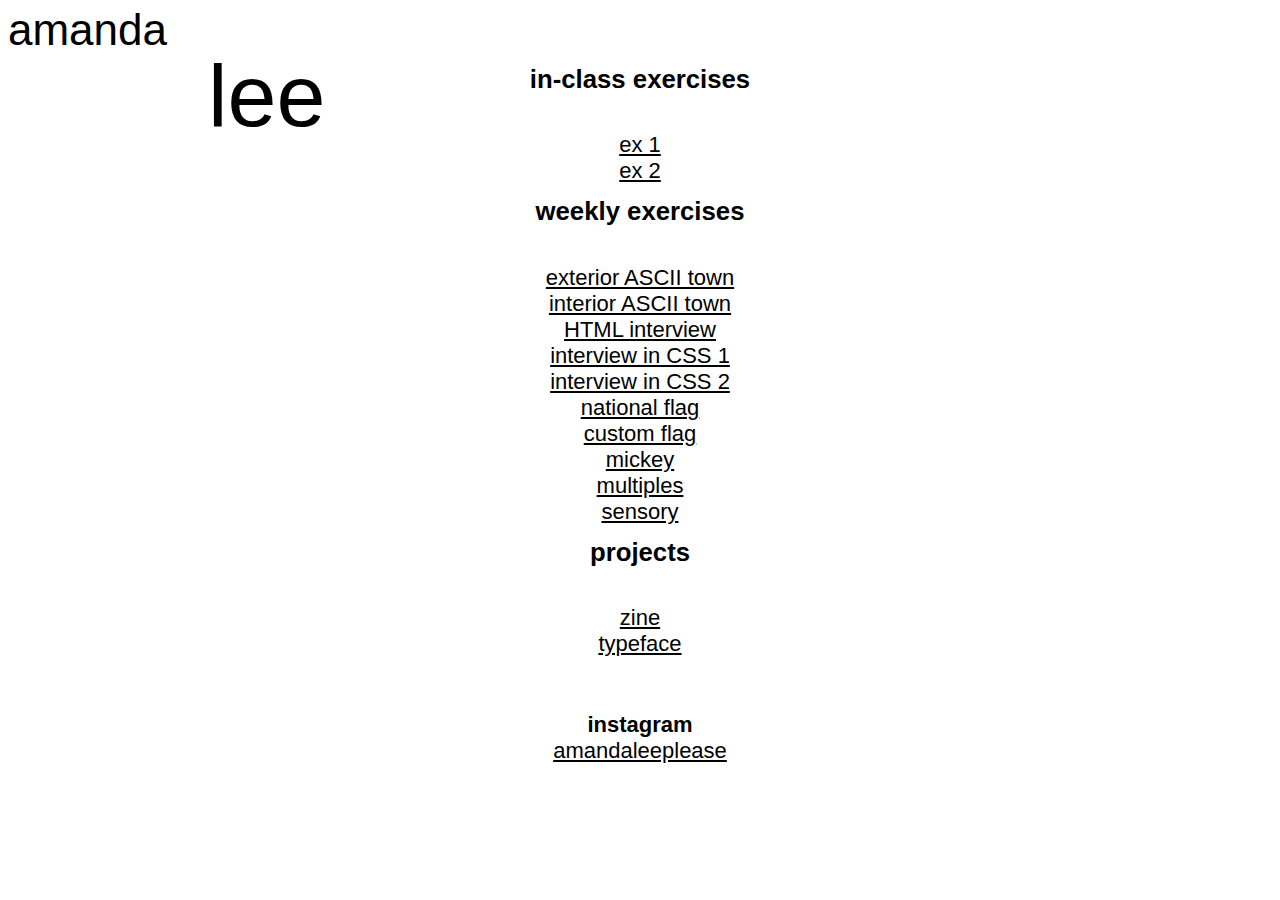
<file: index.html>
<!DOCTYPE html>
<html>
<head>
  <link rel="stylesheet" href="css/main.css">
  <title>Amanda's Interactive 1 Site</title>
  <meta charset="utf-8" />
</head>
<body>

  <!-- this is where my code is-->
  <div id="container">
    
    <!-- about me-->
    <h1>amanda </h1>  
    <h2>lee</h2>
    <div id="exercises">
      <h3>in-class exercises</h3>

      <ul>
        <li><a href="#">ex 1</a></li>
        <li><a href="#">ex 2</a></li>
      </ul>
    
    </div>
    
    <div id="weekly-exercises">
      <h3>weekly exercises</h3>

      <ul>
        <li><a href="ASCII-town/exterior-amandalee.html">exterior ASCII town</a></li>
        <li><a href="ASCII-town/interior-amandalee.html">interior ASCII town</a></li>    
        <li><a href="interview/exercise-interview-html.html">HTML interview</a></li>
        <li><a href="interview/exercise-interview-css1.html">interview in CSS 1</a></li>
        <li><a href="interview/exercise-interview-css2.html">interview in CSS 2</a></li>
        <li><a href="flags/national-flag.html">national flag</a></li>
        <li><a href="flags/custom-flag.html">custom flag</a></li>
        <li><a href="mickey/index.html">mickey</a></li>
        <li><a href="multiples/index.html">multiples</a></li>
        <li><a href="sensory/index.html">sensory</a></li>
      </ul>
    
    </div>

    <div id="projects">
      <h3>projects</h3>
    
      <ul>
        <li><a href="time/index.html">zine</a></li>
        <li><a href="alphabet/index.html">typeface</a></li>
      </ul>

    </div>
    <div id="instagram">
      <h4>instagram

      <ul>
      <li><a href="https://www.instagram.com/amandaleeplease/">amandaleeplease</a>
      </li>
    </ul>

  </div>
  
<script type="text/javascript" src="js/jquery-3.3.1.min.js"></script>
<script type="text/javascript" src="js/script.js"></script>

</body>
</html>
</file>
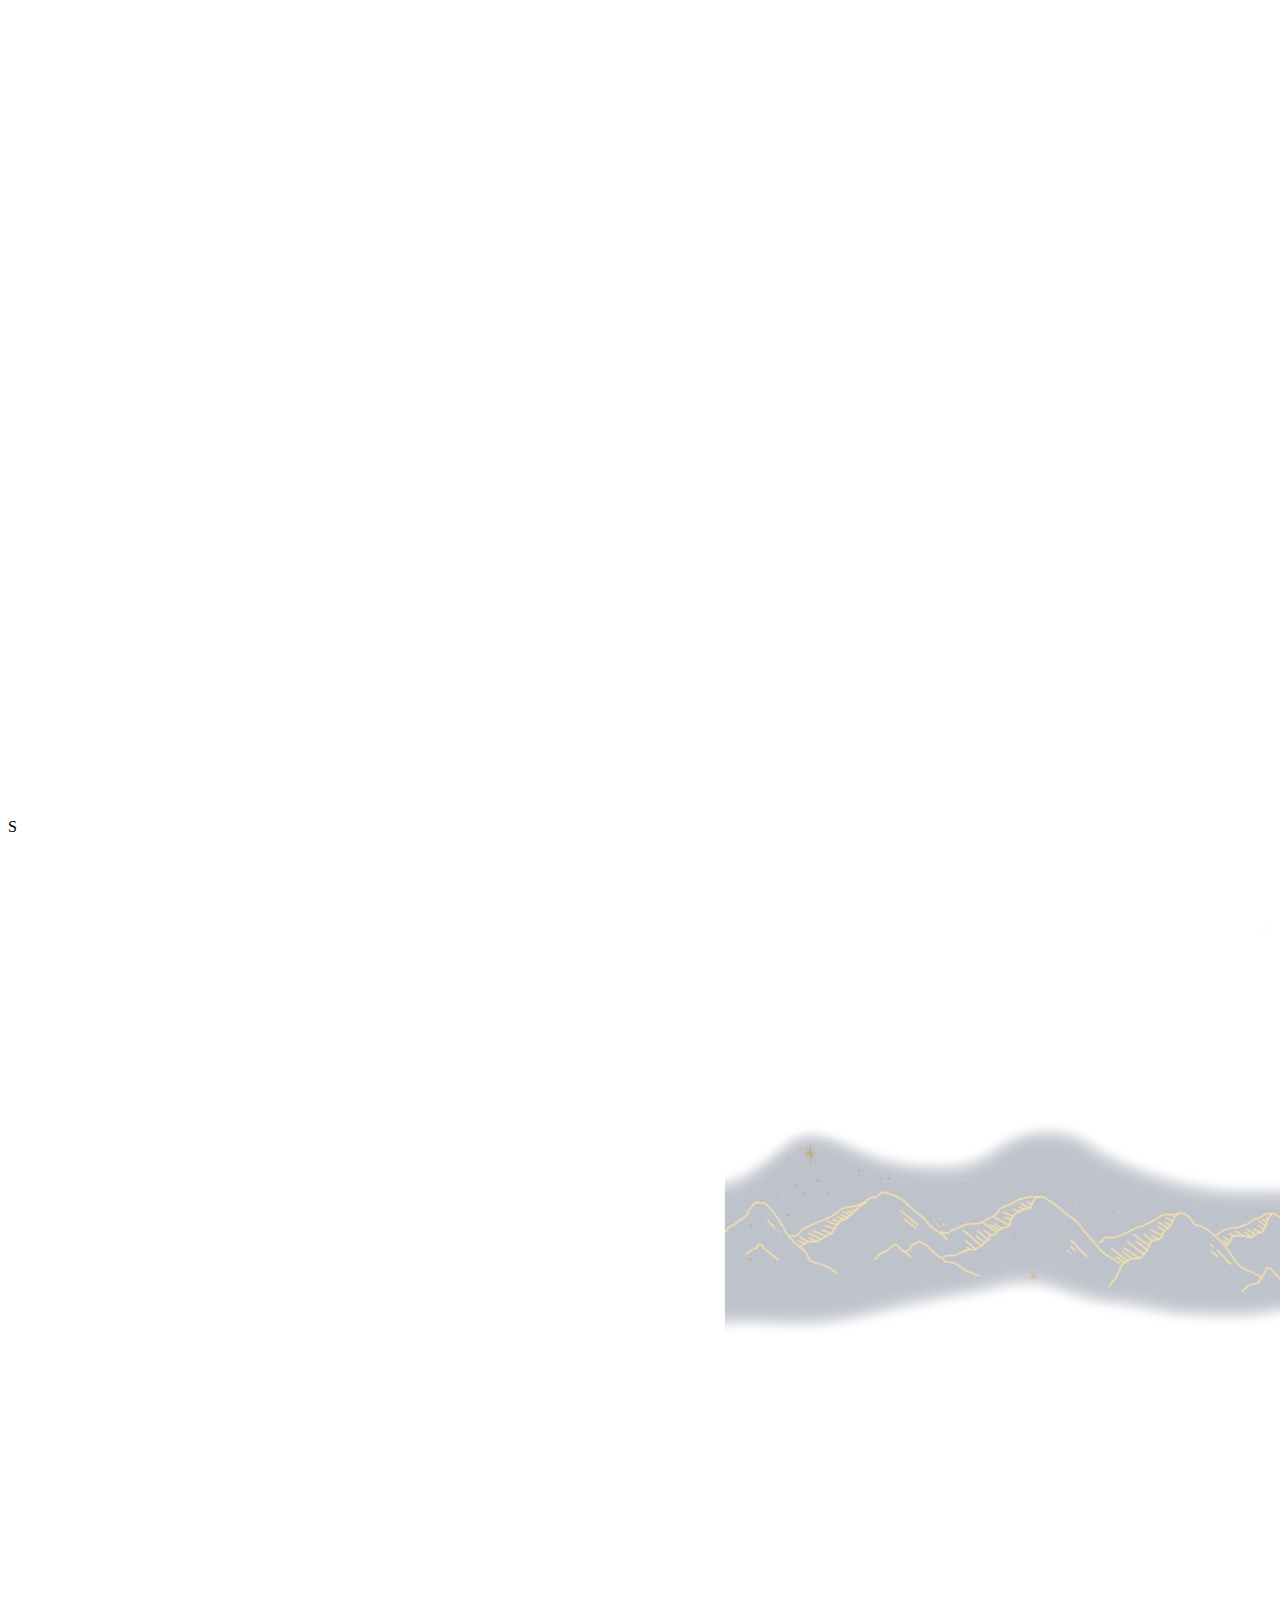
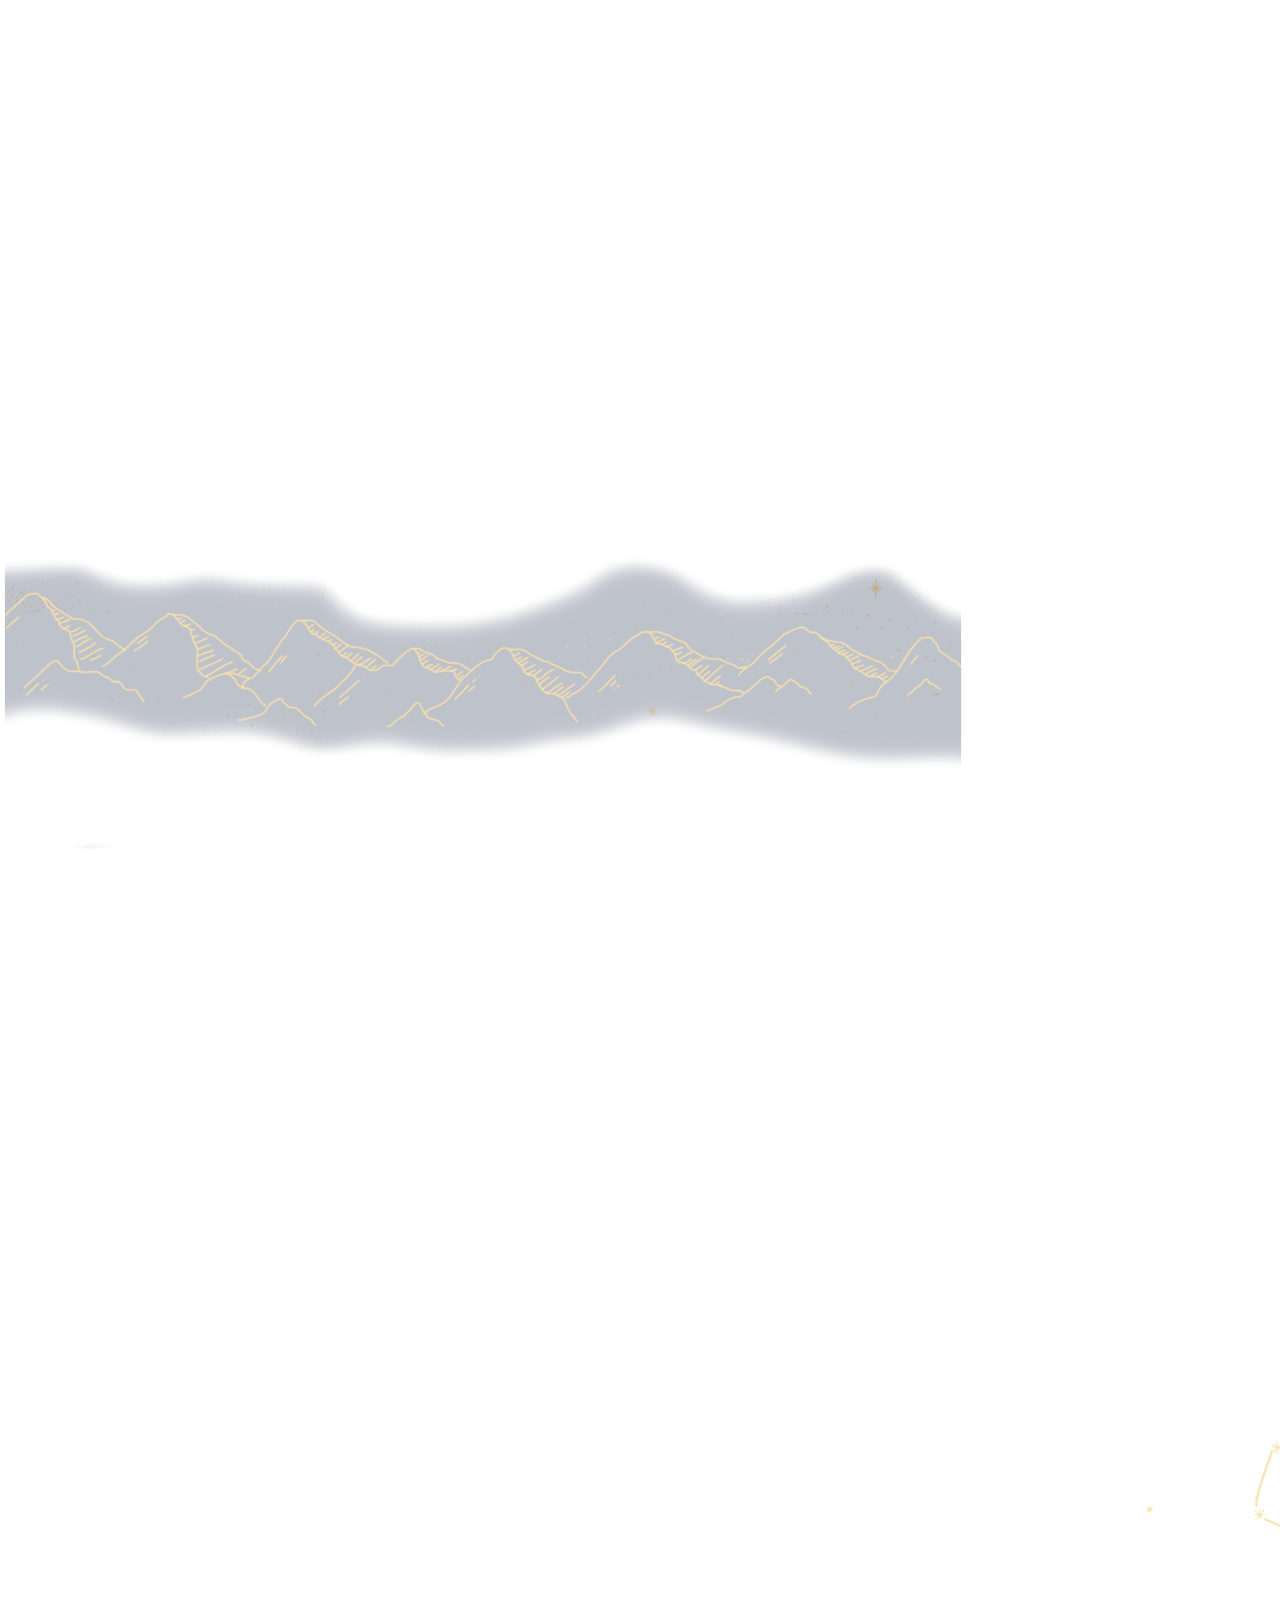
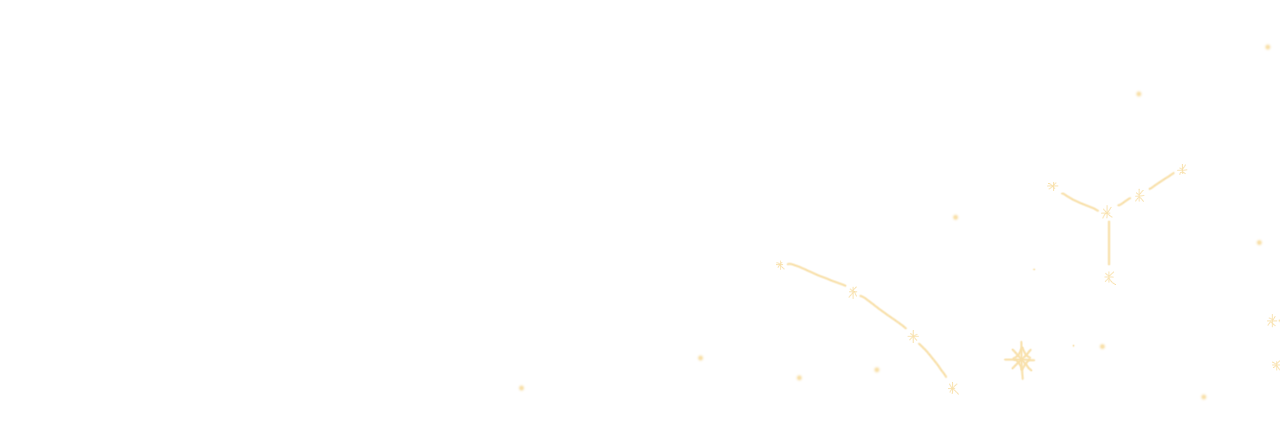
<file: alphabet/index.html>
<!DOCTYPE html>
<html>
<head>

  <meta charset="UTF-8">
  <meta name="description" content="starry alphabet">
  <meta name="viewport" content="width=device-width, initial-scale=1.0">
  <link rel="stylesheet" href="css/main.css">
  <title>alphabet</title>
</head>
<body>

<div id="planetarium">
<!-- TITLE OF SITE -->
<div id="c">
  <?xml version="1.0" encoding="utf-8"?>
  <svg version="1.1" id="Layer_1" xmlns="http://www.w3.org/2000/svg" xmlns:xlink="http://www.w3.org/1999/xlink" x="0px" y="0px"viewBox="0 0 250 250" style="enable-background:new 0 0 250 250;" xml:space="preserve">
  <style type="text/css">
    .st0{stroke:#000000;stroke-miterlimit:10;}
    .st1{fill:#FFFFFF;}
  </style>
  <title>FullAlphabetInteractive</title>
  <g id="Alphabet">
     <circle class="st1" cx="111" cy="96.7" r="4.7"/>
     <circle class="st1" cx="84" cy="116" r="4.7"/>
     <circle class="st1" cx="96.1" cy="161" r="4.7"/>
     <circle class="st1" cx="151.1" cy="166.9" r="4.7"/>
     <circle class="st1" cx="162" cy="114.7" r="4.7"/>
     <polygon class="st1" points="150.9,168.4 94.9,162.4 82.3,115.4 110.7,95 162.5,113.2 161.5,116.1 111.2,98.4 85.7,116.7 97.3,159.7 151.2,165.4  "/>
  </g>
  </svg>
</div>
<div id="e">
  <svg xmlns="http://www.w3.org/2000/svg" viewBox="0 0 250 250"><defs>
  <style>
    .cls-1{stroke:#000;}
    .cls-1,
    .cls-2{stroke-miterlimit:10;}
    .cls-2,
    .cls-3{fill:#fff;}
    .cls-2{stroke:#fff;}
  </style>
  </defs>
  <title>FullAlphabetInteractive</title>
  <g id="Alphabet">
    <circle class="cls-2" cx="141.67" cy="171.58" r="4.69"/>
    <circle class="cls-2" cx="96.52" cy="152.27" r="4.69"/>
    <circle class="cls-2" cx="150.36" cy="91.42" r="4.69"/>
    <circle class="cls-2" cx="110.62" cy="96.48" r="4.69"/>
    <circle class="cls-2" cx="165.53" cy="125.38" r="4.69"/>
    <circle class="cls-2" cx="101.17" cy="125.8" r="4.69"/>
    <polygon class="cls-3" points="101.6 125.48 111.49 97.25 149.86 92.36 164.1 124.24 102.07 124.94 102.09 126.94 167.17 126.2 151.08 90.19 110.01 95.42 99.69 124.89 94.45 152.55 141.41 172.37 142.19 170.52 96.71 151.34 101.6 125.48"/>
  </g>
  </svg>
</div>
<div id="l">
  <?xml version="1.0" encoding="utf-8"?>
  <svg version="1.1" xmlns="http://www.w3.org/2000/svg" xmlns:xlink="http://www.w3.org/1999/xlink" x="0px" y="0px"viewBox="0 0 250 250" style="enable-background:new 0 0 250 250;" xml:space="preserve">
  <style type="text/css">
    .st0{stroke:#000000;stroke-miterlimit:10;}
    .st1{fill:#FFFFFF;}
  </style>
  <title>FullAlphabetInteractive</title>
  <g id="Alphabet">
     <path class="st1" d="M146.5,191.7c-2,0-3.7,1.1-4.6,2.8l-31.1-6.8c-0.2-2.7-2.4-4.8-5.1-4.8l-9.5-57.7c1.8-0.8,3-2.6,3-4.7c0-2.1-1.2-3.8-2.9-4.7l9.5-65.9c2.6-0.3,4.7-2.5,4.7-5.1c0-2.9-2.3-5.2-5.2-5.2s-5.2,2.3-5.2,5.2c0,2,1.1,3.7,2.8,4.6l-9.6,66c-2.5,0.3-4.5,2.5-4.5,5.1c0,2.6,1.9,4.8,4.4,5.1l9.5,58.1c-1.4,0.9-2.4,2.5-2.4,4.4c0,2.9,2.3,5.2,5.2,5.2c1.9,0,3.6-1.1,4.5-2.6l31.1,6.8c0.3,2.6,2.5,4.7,5.2,4.7c2.9,0,5.2-2.3,5.2-5.2S149.4,191.7,146.5,191.7z"/>
  </g>
  </svg>
  </g>
  </svg>
</div>
<div id="e">
  <svg xmlns="http://www.w3.org/2000/svg" viewBox="0 0 250 250"><defs>
  <style>
    .cls-1{stroke:#000;}
    .cls-1,
    .cls-2{stroke-miterlimit:10;}
    .cls-2,
    .cls-3{fill:#fff;}
    .cls-2{stroke:#fff;}
  </style>
  </defs>
  <title>FullAlphabetInteractive</title>
  <g id="Alphabet">
    <circle class="cls-2" cx="141.67" cy="171.58" r="4.69"/>
    <circle class="cls-2" cx="96.52" cy="152.27" r="4.69"/>
    <circle class="cls-2" cx="150.36" cy="91.42" r="4.69"/>
    <circle class="cls-2" cx="110.62" cy="96.48" r="4.69"/>
    <circle class="cls-2" cx="165.53" cy="125.38" r="4.69"/>
    <circle class="cls-2" cx="101.17" cy="125.8" r="4.69"/>
    <polygon class="cls-3" points="101.6 125.48 111.49 97.25 149.86 92.36 164.1 124.24 102.07 124.94 102.09 126.94 167.17 126.2 151.08 90.19 110.01 95.42 99.69 124.89 94.45 152.55 141.41 172.37 142.19 170.52 96.71 151.34 101.6 125.48"/>
  </g>
  </svg>
</div>
<div id="s">
  <svg xmlns="http://www.w3.org/2000/svg" viewBox="0 0 250 250">
  <defs>
  <style>
    .cls-1{stroke:#000;}
    .cls-1,
    .cls-2{stroke-miterlimit:10;}
    .cls-2,
    .cls-3{fill:#fff;}
    .cls-2{stroke:#fff;}
  </style>
  </defs>
  <title>FullAlphabetInteractive</title>
  <g id="Alphabet">
    <circle class="cls-2" cx="111.11" cy="91.86" r="4.69"/>
    <circle class="cls-2" cx="144.72" cy="98.25" r="4.69"/>
    <circle class="cls-2" cx="159.77" cy="134.47" r="4.69"/>
    <circle class="cls-2" cx="95.5" cy="110.64" r="4.69"/>
    <circle class="cls-2" cx="139.55" cy="169.86" r="4.69"/>
    <circle class="cls-2" cx="90.44" cy="143.86" r="4.69"/>
    <polygon class="cls-3" points="139.95 171.21 90.69 144.74 91.64 142.98 139.16 168.51 157.97 134.65 94.23 111.47 110.61 90.38 144.24 98.53 143.76 100.47 111.39 92.62 97.49 110.53 160.86 133.57 139.95 171.21"/>
  </g>
  </svg>
</div>
<div id="t">
  <svg xmlns="http://www.w3.org/2000/svg" viewBox="0 0 250 250">
  <defs>
  <style>
    .cls-1{stroke:#000;}
    .cls-1,
    .cls-2{stroke-miterlimit:10;}
    .cls-2,
    .cls-3{fill:#fff;}
    .cls-2{stroke:#fff;}
  </style>
  </defs>
  <title>FullAlphabetInteractive</title>
  <g id="Alphabet">
    <circle class="cls-2" cx="118.77" cy="56.31" r="4.69"/>
    <circle class="cls-2" cx="105.05" cy="148.75" r="4.69"/>
    <circle class="cls-2" cx="118.77" cy="179.08" r="4.69"/>
    <circle class="cls-2" cx="144.05" cy="86.64" r="4.69"/>
    <circle class="cls-2" cx="74" cy="101.08" r="4.69"/>
    <circle class="cls-2" cx="109.39" cy="101.08" r="4.69"/>
    <polygon class="cls-3" points="110.32 101.78 144.44 87.56 143.67 85.72 110.75 99.43 119.75 56.51 117.8 56.1 108.57 100.08 74 100.08 74 102.08 108.28 102.08 103.34 148.65 103.31 148.93 117.87 179.51 119.68 178.65 105.35 148.57 110.32 101.78"/>
  </g>
  </svg>
</div>
<div id="i">
  <?xml version="1.0" encoding="utf-8"?>
  <svg version="1.1" id="Layer_1" xmlns="http://www.w3.org/2000/svg" xmlns:xlink="http://www.w3.org/1999/xlink" x="0px" y="0px"viewBox="0 0 250 250" style="enable-background:new 0 0 250 250;" xml:space="preserve">
  <style type="text/css">
    .st0{stroke:#000000;stroke-miterlimit:10;}
    .st1{fill:#FFFFFF;}
  </style>
  <title>FullAlphabetInteractive</title>
  <g id="Alphabet">
    <circle class="st1" cx="109.1" cy="83" r="4.7"/>
    <circle class="st1" cx="105.8" cy="113.1" r="4.7"/>
    <circle class="st1" cx="121.8" cy="146.7" r="4.7"/>
    <circle class="st1" cx="113.8" cy="173.5" r="4.7"/>
    <polygon class="st1" points="115.2,174.1 112.3,173.2 120.2,147 104.2,113.5 107.6,83 110.6,83.3 107.3,113 123.4,146.8  "/>
  </g>
  </svg>
</div>
<div id="a">
  <svg xmlns="http://www.w3.org/2000/svg" viewBox="0 0 250 250">
  <defs>
  <style>
    .cls-1{stroke:#000;}
    .cls-1,
    .cls-2{stroke-miterlimit:10;}
    .cls-2,
    .cls-3{fill:#fff;}
    .cls-2{stroke:#fff;}
  </style>
  </defs>
  <title>FullAlphabetInteractive</title>
  </g>
  <g id="Alphabet">
    <circle class="cls-2" cx="146.11" cy="79.81" r="4.69"/>
    <circle class="cls-2" cx="169.5" cy="168.92" r="4.69"/>
    <circle class="cls-2" cx="102.5" cy="92.19" r="4.69"/>
    <circle class="cls-2" cx="87.44" cy="137.42" r="4.69"/>
    <circle class="cls-2" cx="155.72" cy="146.58" r="4.69"/>
    <circle class="cls-2" cx="107.66" cy="170.81" r="4.69"/>
    <circle class="cls-2" cx="149.77" cy="112.81" r="4.69"/>
    <path class="cls-3" d="M171,168.77l-13.12-22.09-5.54-34.92-6.06-32-44,12.3.54,1.92,42-11.7,5.4,28.54L85.64,136.27l21.27,37.23,49.08-26,0,.14.11,0,13.16,22.15Zm-63.31,2.06L88.52,137.28l62-24.47,5.18,32.62Z"/>
  </g>
  </svg>
</div>
<div id="l">
  <?xml version="1.0" encoding="utf-8"?>
  <svg version="1.1" xmlns="http://www.w3.org/2000/svg" xmlns:xlink="http://www.w3.org/1999/xlink" x="0px" y="0px"viewBox="0 0 250 250" style="enable-background:new 0 0 250 250;" xml:space="preserve">
  <style type="text/css">
    .st0{stroke:#000000;stroke-miterlimit:10;}
    .st1{fill:#FFFFFF;}
  </style>
  <title>FullAlphabetInteractive</title>
  <g id="Alphabet">
     <path class="st1" d="M146.5,191.7c-2,0-3.7,1.1-4.6,2.8l-31.1-6.8c-0.2-2.7-2.4-4.8-5.1-4.8l-9.5-57.7c1.8-0.8,3-2.6,3-4.7c0-2.1-1.2-3.8-2.9-4.7l9.5-65.9c2.6-0.3,4.7-2.5,4.7-5.1c0-2.9-2.3-5.2-5.2-5.2s-5.2,2.3-5.2,5.2c0,2,1.1,3.7,2.8,4.6l-9.6,66c-2.5,0.3-4.5,2.5-4.5,5.1c0,2.6,1.9,4.8,4.4,5.1l9.5,58.1c-1.4,0.9-2.4,2.5-2.4,4.4c0,2.9,2.3,5.2,5.2,5.2c1.9,0,3.6-1.1,4.5-2.6l31.1,6.8c0.3,2.6,2.5,4.7,5.2,4.7c2.9,0,5.2-2.3,5.2-5.2S149.4,191.7,146.5,191.7z"/>
  </g>
  </svg>
  </g>
  </svg>
</div>
</div>


<!-- FULL ALPHABET WITH LETTERS -->


<div id="letters">
<!-- LETTER A -->
<div id="a">
  <svg xmlns="http://www.w3.org/2000/svg" viewBox="0 0 250 250">
  <defs>
  <style>
    .cls-1{stroke:#000;}
    .cls-1,
    .cls-2{stroke-miterlimit:10;}
    .cls-2,
    .cls-3{fill:#fff;}
    .cls-2{stroke:#fff;}
  </style>
  </defs>
  <title>FullAlphabetInteractive</title>
  </g>
  <g id="Alphabet">
    <circle class="cls-2" cx="146.11" cy="79.81" r="4.69"/>
    <circle class="cls-2" cx="169.5" cy="168.92" r="4.69"/>
    <circle class="cls-2" cx="102.5" cy="92.19" r="4.69"/>
    <circle class="cls-2" cx="87.44" cy="137.42" r="4.69"/>
    <circle class="cls-2" cx="155.72" cy="146.58" r="4.69"/>
    <circle class="cls-2" cx="107.66" cy="170.81" r="4.69"/>
    <circle class="cls-2" cx="149.77" cy="112.81" r="4.69"/>
    <path class="cls-3" d="M171,168.77l-13.12-22.09-5.54-34.92-6.06-32-44,12.3.54,1.92,42-11.7,5.4,28.54L85.64,136.27l21.27,37.23,49.08-26,0,.14.11,0,13.16,22.15Zm-63.31,2.06L88.52,137.28l62-24.47,5.18,32.62Z"/>
  </g>
  </svg>
</div>
<!-- LETTER B -->
<div id="b">
  <svg xmlns="http://www.w3.org/2000/svg" viewBox="0 0 250 250">
  <defs>
  <style>
    .cls-1{stroke:#000;}
    .cls-1,
    .cls-2{stroke-miterlimit:10;}
    .cls-2,.cls-3{fill:#fff;}
    .cls-2{stroke:#fff;}
  </style>
  </defs>
  <title>FullAlphabetInteractive</title>
  <g id="Alphabet">
    <circle class="cls-2" cx="82.36" cy="68.1" r="4.69"/>
    <circle class="cls-2" cx="91.83" cy="167.03" r="4.69"/>
    <circle class="cls-2" cx="166.61" cy="120.64" r="4.69"/>
    <circle class="cls-2" cx="101" cy="143.31" r="4.69"/>
    <circle class="cls-2" cx="153.66" cy="158.36" r="4.69"/>
    <circle class="cls-2" cx="100.27" cy="108.89" r="4.69"/>
    <path class="cls-3" d="M99.46,107.12,82.71,67l-1.85.77L98,108.88l.19,0,2,33.05-.09,0-9.46,26.18,1.88.68,8.81-24.39,53.14,16.32,13.9-40.57Zm53.73,51.13-51-15.65-2-33.3,65.47,12.4Z"/>
  </g>
  </svg>
</div>
<!-- LETTER C -->
<div id="c">
  <?xml version="1.0" encoding="utf-8"?>
  <svg version="1.1" id="Layer_1" xmlns="http://www.w3.org/2000/svg" xmlns:xlink="http://www.w3.org/1999/xlink" x="0px" y="0px"viewBox="0 0 250 250" style="enable-background:new 0 0 250 250;" xml:space="preserve">
  <style type="text/css">
    .st0{stroke:#000000;stroke-miterlimit:10;}
    .st1{fill:#FFFFFF;}
  </style>
  <title>FullAlphabetInteractive</title>
  <g id="Alphabet">
    <circle class="st1" cx="111" cy="96.7" r="4.7"/>
    <circle class="st1" cx="84" cy="116" r="4.7"/>
    <circle class="st1" cx="96.1" cy="161" r="4.7"/>
    <circle class="st1" cx="151.1" cy="166.9" r="4.7"/>
    <circle class="st1" cx="162" cy="114.7" r="4.7"/>
    <polygon class="st1" points="150.9,168.4 94.9,162.4 82.3,115.4 110.7,95 162.5,113.2 161.5,116.1 111.2,98.4 85.7,116.7 97.3,159.7 151.2,165.4  "/>
  </g>
  </svg>
</div>
 <!-- LETTER D -->   
<div id="d">
  <?xml version="1.0" encoding="utf-8"?>
  <svg version="1.1" id="Layer_1" xmlns="http://www.w3.org/2000/svg" xmlns:xlink="http://www.w3.org/1999/xlink" x="0px" y="0px"viewBox="0 0 250 250" style="enable-background:new 0 0 250 250;" xml:space="preserve">
  <style type="text/css">
    .st0{stroke:#000000;stroke-miterlimit:10;}
    .st1{fill:#FFFFFF;}
  </style>
  <title>FullAlphabetInteractive</title>
  <g id="Alphabet">
    <circle class="st1" cx="137.1" cy="59.5" r="4.7"/>
    <circle class="st1" cx="132.4" cy="104.9" r="4.7"/>
    <circle class="st1" cx="141.7" cy="138" r="4.7"/>
    <circle class="st1" cx="157.9" cy="159.1" r="4.7"/>
    <circle class="st1" cx="94.9" cy="169.8" r="4.7"/>
    <circle class="st1" cx="70.7" cy="135.3" r="4.7"/>
    <polygon class="st1" points="140.2,138.4 140.3,138.7 156.7,160 159.1,158.2 143,137.3 133.9,104.7 138.5,59.7 135.5,59.4 130.9,103.9 68.4,134.7 94.6,171.9 140.4,140 138.7,137.6 95.3,167.7 72.9,135.9 131.4,107 "/>
  </g>
  </svg>
</div>
<!-- LETTER E -->
<div id="e">
  <svg xmlns="http://www.w3.org/2000/svg" viewBox="0 0 250 250"><defs>
  <style>
    .cls-1{stroke:#000;}
    .cls-1,
    .cls-2{stroke-miterlimit:10;}
    .cls-2,
    .cls-3{fill:#fff;}
    .cls-2{stroke:#fff;}
  </style>
  </defs>
  <title>FullAlphabetInteractive</title>
  <g id="Alphabet">
    <circle class="cls-2" cx="141.67" cy="171.58" r="4.69"/>
    <circle class="cls-2" cx="96.52" cy="152.27" r="4.69"/>
    <circle class="cls-2" cx="150.36" cy="91.42" r="4.69"/>
    <circle class="cls-2" cx="110.62" cy="96.48" r="4.69"/>
    <circle class="cls-2" cx="165.53" cy="125.38" r="4.69"/>
    <circle class="cls-2" cx="101.17" cy="125.8" r="4.69"/>
    <polygon class="cls-3" points="101.6 125.48 111.49 97.25 149.86 92.36 164.1 124.24 102.07 124.94 102.09 126.94 167.17 126.2 151.08 90.19 110.01 95.42 99.69 124.89 94.45 152.55 141.41 172.37 142.19 170.52 96.71 151.34 101.6 125.48"/>
  </g>
  </svg>
</div>
<!-- LETTER F -->
<div id="f">
  <svg xmlns="http://www.w3.org/2000/svg" viewBox="0 0 250 250">
  <defs>
  <style>
    .cls-1{stroke:#000;}
    .cls-1,
    .cls-2{stroke-miterlimit:10;}
    .cls-2,
    .cls-3{fill:#fff;}
    .cls-2{stroke:#fff;}
  </style>
  </defs>
  <title>FullAlphabetInteractive</title>
  <g id="Alphabet">
    <circle class="cls-2" cx="150.72" cy="75.92" r="4.69"/>
    <circle class="cls-2" cx="114.61" cy="68.69" r="4.69"/>
    <circle class="cls-2" cx="92.94" cy="104.08" r="4.69"/>
    <circle class="cls-2" cx="106.66" cy="198.69" r="4.69"/>
    <circle class="cls-2" cx="113.16" cy="145.25" r="4.69"/>
    <circle class="cls-2" cx="150" cy="136.58" r="4.69"/>
    <polygon class="cls-3" points="150.6 137.19 150.12 135.25 113.37 144.44 94.42 103.05 114.03 68.74 150.15 76.53 150.57 74.58 113.02 66.48 92.18 102.95 111.78 145.78 106.03 197.5 108.02 197.72 113.72 146.41 150.6 137.19"/>
  </g>
  </svg>
 </div>
<!-- LETTER G -->  
<div id="g">
  <svg xmlns="http://www.w3.org/2000/svg" viewBox="0 0 250 250">
  <defs>
  <style>
    .cls-1{stroke:#000;}
    .cls-1,
    .cls-2{stroke-miterlimit:10;}
    .cls-2,
    .cls-3{fill:#fff;}
    .cls-2{stroke:#fff;
  </style>
  </defs>
  <title>FullAlphabetInteractive</title>
  <g id="Alphabet">
    <circle class="cls-2" cx="128.48" cy="188.24" r="4.69"/>
    <circle class="cls-2" cx="170.4" cy="162.1" r="4.69"/>
    <circle class="cls-2" cx="94.29" cy="170.29" r="4.69"/>
    <circle class="cls-2" cx="103.66" cy="102.94" r="4.69"/>
    <circle class="cls-2" cx="172.21" cy="102.75" r="4.69"/>
    <circle class="cls-2" cx="110.43" cy="143.14" r="4.69"/>
    <circle class="cls-2" cx="165.49" cy="135.67" r="4.69"/>
    <polygon class="cls-3" points="172.73 103.16 170.77 102.76 164.19 134.99 110.79 142.23 104.37 104.13 172.69 102.49 172.65 100.49 102.02 102.19 109.14 144.47 164.22 137.01 168.83 161.83 128.42 187.1 92.45 169.33 91.57 171.12 128.53 189.38 171.05 162.8 166.05 135.9 172.73 103.16"/>
  </g>
  </svg>
</div>
<!-- LETTER H -->
<div id="h">
  <svg xmlns="http://www.w3.org/2000/svg" viewBox="0 0 250 250">
  <defs>
  <style>
    .cls-1{stroke:#000;}
    .cls-1,
    .cls-2{stroke-miterlimit:10;}
    .cls-2,
    .cls-3{fill:#fff;}
    .cls-2{stroke:#fff;}
  </style>
  </defs>
  <title>FullAlphabetInteractive</title>
  <g id="Alphabet">
    <circle class="cls-2" cx="91.22" cy="66.86" r="4.69"/>
    <circle class="cls-2" cx="90.78" cy="179.99" r="4.69"/>
    <circle class="cls-2" cx="159.15" cy="132.29" r="4.69"/>
    <circle class="cls-2" cx="154.8" cy="177.69" r="4.69"/>
    <circle class="cls-2" cx="99.97" cy="121.33" r="4.69"/>
    <circle class="cls-2" cx="104.96" cy="153.86" r="4.69"/>
    <polygon class="cls-3" points="101.11 120.53 91.84 66.33 89.87 66.67 99.26 121.54 104.26 153.7 89.98 179.4 91.73 180.37 106.34 154.07 101.45 122.63 158.39 133.04 154.14 177.63 156.13 177.82 160.55 131.4 101.11 120.53"/>
  </g>
  </svg>
 </div> 
<!-- LETTER I -->
<div id="i">
  <?xml version="1.0" encoding="utf-8"?>
  <svg version="1.1" id="Layer_1" xmlns="http://www.w3.org/2000/svg" xmlns:xlink="http://www.w3.org/1999/xlink" x="0px" y="0px"viewBox="0 0 250 250" style="enable-background:new 0 0 250 250;" xml:space="preserve">
  <style type="text/css">
    .st0{stroke:#000000;stroke-miterlimit:10;}
    .st1{fill:#FFFFFF;}
  </style>
  <title>FullAlphabetInteractive</title>
  <g id="Alphabet">
    <circle class="st1" cx="109.1" cy="83" r="4.7"/>
    <circle class="st1" cx="105.8" cy="113.1" r="4.7"/>
    <circle class="st1" cx="121.8" cy="146.7" r="4.7"/>
    <circle class="st1" cx="113.8" cy="173.5" r="4.7"/>
    <polygon class="st1" points="115.2,174.1 112.3,173.2 120.2,147 104.2,113.5 107.6,83 110.6,83.3 107.3,113 123.4,146.8  "/>
  </g>
  </svg>
</div>
<!-- LETTER J -->
<div id="j">
  <svg xmlns="http://www.w3.org/2000/svg" viewBox="0 0 250 250">
  <defs>
  <style>
    .cls-1{stroke:#000;}
    .cls-1,
    .cls-2{stroke-miterlimit:10;}
    .cls-2,
    .cls-3{fill:#fff;}
    .cls-2{stroke:#fff;}
  </style>
  </defs>
  <title>FullAlphabetInteractive</title>
  <g id="Alphabet">
    <circle class="cls-2" cx="157.61" cy="80.14" r="4.69"/>
    <circle class="cls-2" cx="83.94" cy="146.58" r="4.69"/>
    <circle class="cls-2" cx="148.22" cy="122.75" r="4.69"/>
    <circle class="cls-2" cx="104.16" cy="181.97" r="4.69"/>
    <circle class="cls-2" cx="153.27" cy="155.97" r="4.69"/>
    <polygon class="cls-3" points="103.77 183.31 83.07 147.08 84.81 146.09 104.55 180.64 151.82 155.78 146.84 123.07 156.63 79.92 158.58 80.36 148.88 123.15 154.01 156.89 103.77 183.31"/>
  </g>
  </svg>
</div>
<!-- LETTER K -->
<div id="k">
  <svg xmlns="http://www.w3.org/2000/svg" viewBox="0 0 250 250">
  <defs>
  <style>.cls-1{stroke:#000;}.cls-1,.cls-2{stroke-miterlimit:10;}.cls-2,.cls-3{fill:#fff;}.cls-2{stroke:#fff;}
  </style>
  </defs>
  <title>FullAlphabetInteractive</title>
  <g id="Alphabet">
    <circle class="cls-2" cx="88.18" cy="177.06" r="4.69"/>
    <circle class="cls-2" cx="97.43" cy="133.99" r="4.69"/>
    <circle class="cls-2" cx="141.43" cy="105.99" r="4.69"/>
    <circle class="cls-2" cx="103.43" cy="104.99" r="4.69"/>
    <circle class="cls-2" cx="163.43" cy="172.99" r="4.69"/>
    <circle class="cls-2" cx="92.59" cy="59.13" r="4.69"/>
    <polygon class="cls-3" points="164.01 172.14 99.34 133.96 142.04 106.84 140.96 105.16 98.32 132.24 104.02 104.49 93.98 59.28 92.02 59.72 101.98 104.51 95.97 133.73 95.51 134.02 95.87 134.23 87.02 177.3 88.98 177.7 97.69 135.31 162.99 173.86 164.01 172.14"/>
  </g>
  </svg>
</div>
<!-- LETTER L -->
<div id="l">
  <?xml version="1.0" encoding="utf-8"?>
  <svg version="1.1" xmlns="http://www.w3.org/2000/svg" xmlns:xlink="http://www.w3.org/1999/xlink" x="0px" y="0px"viewBox="0 0 250 250" style="enable-background:new 0 0 250 250;" xml:space="preserve">
  <style type="text/css">
    .st0{stroke:#000000;stroke-miterlimit:10;}
    .st1{fill:#FFFFFF;}
  </style>
  <title>FullAlphabetInteractive</title>
  <g id="Alphabet">
    <path class="st1" d="M146.5,191.7c-2,0-3.7,1.1-4.6,2.8l-31.1-6.8c-0.2-2.7-2.4-4.8-5.1-4.8l-9.5-57.7c1.8-0.8,3-2.6,3-4.7c0-2.1-1.2-3.8-2.9-4.7l9.5-65.9c2.6-0.3,4.7-2.5,4.7-5.1c0-2.9-2.3-5.2-5.2-5.2s-5.2,2.3-5.2,5.2c0,2,1.1,3.7,2.8,4.6l-9.6,66c-2.5,0.3-4.5,2.5-4.5,5.1c0,2.6,1.9,4.8,4.4,5.1l9.5,58.1c-1.4,0.9-2.4,2.5-2.4,4.4c0,2.9,2.3,5.2,5.2,5.2c1.9,0,3.6-1.1,4.5-2.6l31.1,6.8c0.3,2.6,2.5,4.7,5.2,4.7c2.9,0,5.2-2.3,5.2-5.2S149.4,191.7,146.5,191.7z"/>
  </g> 
  </svg>
  </g>
  </svg>
</div>
<!-- LETTER M -->
<div id="m">
  <svg xmlns="http://www.w3.org/2000/svg" viewBox="0 0 250 250">
  <defs>
  <style>
    .cls-1{stroke:#000;}
    .cls-1,
    .cls-3{stroke-miterlimit:10;}
    .cls-2,
    .cls-3{fill:#fff;}
    .cls-3{stroke:#fff;}
  </style>
  </defs>
  <title>FullAlphabetInteractive</title>
  <g id="Alphabet">
    <polygon class="cls-2" points="120.99 126.72 86.93 124.19 64.62 179.82 66.48 180.57 88.24 126.29 120.01 128.66 115.83 174.33 117.83 174.51 122.03 128.5 163.24 116.36 159.92 184.03 161.91 184.12 165.37 113.64 120.99 126.72"/>
    <circle class="cls-3" cx="165.36" cy="114.56" r="4.69"/>
    <circle class="cls-3" cx="116.83" cy="175.14" r="4.69"/>
    <circle class="cls-3" cx="161.25" cy="183.69" r="4.69"/>
    <circle class="cls-3" cx="121.43" cy="127.35" r="4.69"/>
    <circle class="cls-3" cx="65.75" cy="175.81" r="4.69"/>
    <circle class="cls-3" cx="87.92" cy="124.85" r="4.69"/>
  </g>
  </svg>
</div>
<!-- LETTER N -->
<div id="n">
  <svg xmlns="http://www.w3.org/2000/svg" viewBox="0 0 250 250">
  <defs>
  <style>
    .cls-1{stroke:#000;}
    .cls-1,
    .cls-2{stroke-miterlimit:10;}
    .cls-2,
                .cls-3{fill:#fff;}
                .cls-2{stroke:#fff;}
            </style>
            </defs>
            <title>FullAlphabetInteractive</title>
            <g id="Alphabet">
                <circle class="cls-2" cx="120" cy="196.97" r="4.69"/>
                <circle class="cls-2" cx="80.61" cy="136.64" r="4.69"/>
                <circle class="cls-2" cx="78.33" cy="184.36" r="4.69"/>
                <circle class="cls-2" cx="133.44" cy="124.53" r="4.69"/>
                <polygon class="cls-3" points="120.48 197.19 118.52 196.81 132.23 126.31 81.47 137.81 79.5 186.04 77.5 185.96 79.53 136.19 134.77 123.69 120.48 197.19"/>
            </g>
            </svg>
</div>
<!-- LETTER 0 -->
<div id="o">
            <svg xmlns="http://www.w3.org/2000/svg" viewBox="0 0 250 250">
            <defs>
            <style>
                .cls-1{stroke:#000;}
                .cls-1,
                .cls-2{stroke-miterlimit:10;}
                .cls-2,
                .cls-3{fill:#fff;}
                .cls-2{stroke:#fff;}
            </style>
            </defs>
            <title>FullAlphabetInteractive</title>
            <g id="Alphabet">
                <circle class="cls-2" cx="113.91" cy="158.08" r="4.69"/>
                <circle class="cls-2" cx="115.81" cy="89.55" r="4.69"/>
                <circle class="cls-2" cx="154.29" cy="152.54" r="4.69"/>
                <circle class="cls-2" cx="148.52" cy="97.28" r="4.69"/>
                <path class="cls-3" d="M149.64,96.94l-34.59-8.17-2.18,70.46,42.51-5.83ZM117,91.28l30.82,7.27,5.4,53.13L115,156.93Z"/>
            </g>
            </svg>
</div>
<!-- LETTER P -->
<div id="p">
            <svg xmlns="http://www.w3.org/2000/svg" viewBox="0 0 250 250">
            <defs>
            <style>
                .cls-1{stroke:#000;}
                .cls-1,
                .cls-2{stroke-miterlimit:10;}
                .cls-2,
                .cls-3{fill:#fff;}
                .cls-2{stroke:#fff;}
            </style>
            </defs>
            <title>FullAlphabetInteractive</title>
            <g id="Alphabet">
                <circle class="cls-2" cx="89.44" cy="184.6" r="4.69"/>
                <circle class="cls-2" cx="85.56" cy="83.12" r="4.69"/>
                <circle class="cls-2" cx="166.73" cy="120.08" r="4.69"/>
                <circle class="cls-2" cx="101.25" cy="140.39" r="4.69"/>
                <circle class="cls-2" cx="148.45" cy="83.65" r="4.69"/>
                <circle class="cls-2" cx="98" cy="106.95" r="4.69"/>
                <path class="cls-3" d="M148.66,81.44,98.89,105.26l-13-22.62-1.73,1,13.26,23L100.62,140,88.37,184l1.92.54,12.17-43.67L168,122.05ZM99.45,107.2l48.27-23.09,17.48,36.67-62.69,18Z"/>
            </g>
          </svg>
</div>
<!-- LETTER Q -->
<div id="q">
            <?xml version="1.0" encoding="utf-8"?>
            <svg version="1.1" id="Layer_1" xmlns="http://www.w3.org/2000/svg" xmlns:xlink="http://www.w3.org/1999/xlink" x="0px" y="0px"viewBox="0 0 250 250" style="enable-background:new 0 0 250 250;" xml:space="preserve">
            <style type="text/css">
                .st0{stroke:#000000;stroke-miterlimit:10;}
                .st1{fill:#FFFFFF;stroke:#FFFFFF;stroke-miterlimit:10;}
                .st2{fill:#FFFFFF;stroke:#FFFFFF;stroke-width:2;stroke-miterlimit:10;}
                .st3{fill:#FFFFFF;}
            </style>
            <title>FullAlphabetInteractive</title>
            <g id="Alphabet">
                <circle class="st1" cx="135.9" cy="201.4" r="4.7"/>
                <circle class="st2" cx="165.4" cy="170.5" r="4.7"/>
                <circle class="st1" cx="140.2" cy="117" r="4.7"/>
                <circle class="st1" cx="73.2" cy="130.3" r="4.7"/>
                <circle class="st1" cx="126.3" cy="78.9" r="4.7"/>
                <circle class="st1" cx="73.3" cy="96.6" r="4.7"/>
                <polygon class="st3" points="140.1,117.3 135.5,205.3 168.5,171.6 166.3,169.5 139,197.4 143.2,117.1 143.2,116.8 128.4,77 71.7,95.5 71.8,132.1 137.2,118.5 136.5,115.6 74.9,128.4 74.8,97.6 126.5,80.7 "/>
            </g>
            </svg>
</div>
<!-- LETTER R -->
<div id="r">
            <svg xmlns="http://www.w3.org/2000/svg" viewBox="0 0 250 250">
            <defs>
            <style>
                .cls-1{stroke:#000;}
                .cls-1,
                .cls-2{stroke-miterlimit:10;}
                .cls-2,
                .cls-3{fill:#fff;}
                .cls-2{stroke:#fff;}
            </style>
            </defs>
            <title>FullAlphabetInteractive</title>
            <g id="Alphabet">
                <circle class="cls-2" cx="155" cy="107.97" r="4.69"/>
                <circle class="cls-2" cx="74.61" cy="81.64" r="4.69"/>
                <circle class="cls-2" cx="93.33" cy="158.36" r="4.69"/>
                <circle class="cls-2" cx="118.44" cy="94.53" r="4.69"/>
                <polygon class="cls-3" points="117.94 92.51 91.4 106.31 74.93 80.68 73.25 81.76 90.07 107.93 92.06 158.11 94.06 158.03 92.08 108.22 118.04 94.71 154.4 109.73 155.16 107.88 117.94 92.51"/>
            </g>
            </svg>
</div>
<!-- LETTER S -->
<div id="s">
            <svg xmlns="http://www.w3.org/2000/svg" viewBox="0 0 250 250">
            <defs>
            <style>
                .cls-1{stroke:#000;}
                .cls-1,
                .cls-2{stroke-miterlimit:10;}
                .cls-2,
                .cls-3{fill:#fff;}
                .cls-2{stroke:#fff;}
            </style>
            </defs>
            <title>FullAlphabetInteractive</title>
            <g id="Alphabet">
                <circle class="cls-2" cx="111.11" cy="91.86" r="4.69"/>
                <circle class="cls-2" cx="144.72" cy="98.25" r="4.69"/>
                <circle class="cls-2" cx="159.77" cy="134.47" r="4.69"/>
                <circle class="cls-2" cx="95.5" cy="110.64" r="4.69"/>
                <circle class="cls-2" cx="139.55" cy="169.86" r="4.69"/>
                <circle class="cls-2" cx="90.44" cy="143.86" r="4.69"/>
                <polygon class="cls-3" points="139.95 171.21 90.69 144.74 91.64 142.98 139.16 168.51 157.97 134.65 94.23 111.47 110.61 90.38 144.24 98.53 143.76 100.47 111.39 92.62 97.49 110.53 160.86 133.57 139.95 171.21"/>
            </g>
            </svg>
</div>
<!-- LETTER T -->
<div id="t">
            <svg xmlns="http://www.w3.org/2000/svg" viewBox="0 0 250 250">
            <defs>
            <style>
                .cls-1{stroke:#000;}
                .cls-1,
                .cls-2{stroke-miterlimit:10;}
                .cls-2,
                .cls-3{fill:#fff;}
                .cls-2{stroke:#fff;}
            </style>
            </defs>
            <title>FullAlphabetInteractive</title>
            <g id="Alphabet">
                <circle class="cls-2" cx="118.77" cy="56.31" r="4.69"/>
                <circle class="cls-2" cx="105.05" cy="148.75" r="4.69"/>
                <circle class="cls-2" cx="118.77" cy="179.08" r="4.69"/>
                <circle class="cls-2" cx="144.05" cy="86.64" r="4.69"/>
                <circle class="cls-2" cx="74" cy="101.08" r="4.69"/>
                <circle class="cls-2" cx="109.39" cy="101.08" r="4.69"/>
                <polygon class="cls-3" points="110.32 101.78 144.44 87.56 143.67 85.72 110.75 99.43 119.75 56.51 117.8 56.1 108.57 100.08 74 100.08 74 102.08 108.28 102.08 103.34 148.65 103.31 148.93 117.87 179.51 119.68 178.65 105.35 148.57 110.32 101.78"/>
            </g>
            </svg>
</div>
<!-- LETTER U -->
<div id="u">
            <svg xmlns="http://www.w3.org/2000/svg" viewBox="0 0 250 250">
            <defs>
            <style>
                .cls-1{stroke:#000;}
                .cls-1,
                .cls-2{stroke-miterlimit:10;}
                .cls-2,
                .cls-3{fill:#fff;}
                .cls-2{stroke:#fff;}
            </style>
            </defs>
            <title>FullAlphabetInteractive</title>
            <g id="Alphabet"><circle class="cls-2" cx="149.05" cy="102.64" r="4.69"/>
                <circle class="cls-2" cx="93.44" cy="111.03" r="4.69"/>
                <circle class="cls-2" cx="89.39" cy="156.25" r="4.69"/>
                <circle class="cls-2" cx="141.66" cy="139.42" r="4.69"/>
                <circle class="cls-2" cx="106.61" cy="183.64" r="4.69"/>
                <circle class="cls-2" cx="144.72" cy="163.64" r="4.69"/>
                <polygon class="cls-3" points="104.94 187.61 88 157.97 92.1 109.91 94.1 110.08 90.05 157.52 105.72 184.94 143.84 164.76 140.42 138.49 140.45 138.32 148.02 102.22 149.98 102.63 142.44 138.57 146 165.87 104.94 187.61"/>
            </g>
            </svg>
</div>
<!-- LETTER V -->
<div id="v">
            <svg xmlns="http://www.w3.org/2000/svg" viewBox="0 0 250 250">
            <defs>
            <style>
                .cls-1{stroke:#000;}
                .cls-1,
                .cls-2{stroke-miterlimit:10;}
                .cls-2,
                .cls-3{fill:#fff;}
                .cls-2{stroke:#fff;}
            </style>
            </defs>
            <title>FullAlphabetInteractive</title>
            <g id="Alphabet">
                <circle class="cls-2" cx="158.89" cy="98.75" r="4.69"/>
                <circle class="cls-2" cx="104.27" cy="106.14" r="4.69"/>
                <circle class="cls-2" cx="100.22" cy="153.36" r="4.69"/>
                <circle class="cls-2" cx="152.5" cy="134.53" r="4.69"/>
                <circle class="cls-2" cx="115.44" cy="179.75" r="4.69"/>
                <polygon class="cls-3" points="116.3 183.57 99.2 153.65 103.27 105.93 105.26 106.1 101.24 153.2 116.52 179.93 150.74 133.92 158.21 98.3 160.17 98.7 152.6 134.76 152.47 134.94 116.3 183.57"/>
            </g>
            </svg>
</div>
<!-- LETTER W -->
<div id="w">
            <svg xmlns="http://www.w3.org/2000/svg" viewBox="0 0 250 250">
            <defs>
            <style>
                .cls-1{stroke:#000;}
                .cls-1,
                .cls-3{stroke-miterlimit:10;}
                .cls-2,
                .cls-3{fill:#fff;}
                .cls-3{stroke:#fff;}
            </style>
            </defs>
            <title>FullAlphabetInteractive</title>
            <g id="Alphabet">
                <polygon class="cls-2" points="170.99 89.56 157.9 146.56 126.15 149.14 123.2 103.38 121.2 103.5 124.18 149.6 85.35 167.99 78.15 100.63 76.16 100.84 83.67 171 125.48 151.2 159.53 148.43 172.94 90.01 170.99 89.56"/>
                <circle class="cls-3" cx="83.54" cy="170.1" r="4.69"/>
                <circle class="cls-3" cx="122.09" cy="102.73" r="4.69"/>
                <circle class="cls-3" cx="76.88" cy="101.17" r="4.69"/>
                <circle class="cls-3" cx="124.95" cy="150.65" r="4.69"/><circle class="cls-3" cx="172.45" cy="94.15" r="4.69"/>
                <circle class="cls-3" cx="158.45" cy="147.93" r="4.69"/>
            </g>
            </svg>
</div>
<!-- LETTER X -->
 <div id="x">
            <svg xmlns="http://www.w3.org/2000/svg" viewBox="0 0 250 250">
            <defs>
            <style>
                .cls-1{stroke:#000;}
                .cls-1,
                .cls-2{stroke-miterlimit:10;}
                .cls-2,
                .cls-3{fill:#fff;}
                .cls-2{stroke:#fff;}
            </style>
            </defs>
            <title>FullAlphabetInteractive</title>
            <g id="Alphabet">
                <circle class="cls-2" cx="163" cy="164.97" r="4.69"/>
                <circle class="cls-2" cx="99.61" cy="84.64" r="4.69"/>
                <circle class="cls-2" cx="78.33" cy="163.36" r="4.69"/>
                <circle class="cls-2" cx="153.44" cy="90.53" r="4.69"/>
                <polygon class="cls-3" points="163 164.82 126.12 134.64 146.36 121.96 146.66 121.77 154.9 90.63 153.15 90.17 145.09 120.61 124.64 133.43 117.25 127.37 100.25 83.1 98.56 83.75 115.73 128.47 123.02 134.44 77.47 162.99 78.43 164.53 124.5 135.65 161.85 166.22 163 164.82"/>
            </g>
            </svg>
</div>
<!-- LETTER Y -->
<div id="y">
         
            <svg xmlns="http://www.w3.org/2000/svg" viewBox="0 0 250 250">
            <defs>
            <style>
                .cls-1{stroke:#000;}
                .cls-1,
                .cls-2{stroke-miterlimit:10;}
                .cls-2,
                .cls-3{fill:#fff;}
                .cls-2{stroke:#fff;}
            </style>
            </defs>
            <title>FullAlphabetInteractive</title>
            <g id="Alphabet">
                <circle class="cls-2" cx="154.79" cy="174.38" r="4.69"/>
                <circle class="cls-2" cx="166.54" cy="73.51" r="4.69"/>
                <circle class="cls-2" cx="120.72" cy="201.81" r="4.69"/>
                <circle class="cls-2" cx="94" cy="97.08" r="4.69"/>
                <circle class="cls-2" cx="146.45" cy="129.39" r="4.69"/>
                <polygon class="cls-3" points="167.52 73.95 165.64 73.27 145.84 127.73 94.88 96.59 93.84 98.3 145.46 129.84 153.93 174.32 120.45 201.39 121.71 202.94 156.12 175.12 147.39 129.31 167.52 73.95"/>
            </g>
            </svg>
</div>
<!-- LETTER Z -->
<div id="z">
            <svg xmlns="http://www.w3.org/2000/svg" viewBox="0 0 250 250">
            <defs>
            <style>
                .cls-1{stroke:#000;}
                .cls-1,
                .cls-2{stroke-miterlimit:10;}
                .cls-2,
                .cls-3{fill:#fff;}
                .cls-2{stroke:#fff;}
            </style>
            </defs>
            <title>FullAlphabetInteractive</title>
            <g id="Alphabet"><circle class="cls-2" cx="155.55" cy="94.03" r="4.69"/>
                <circle class="cls-2" cx="89.11" cy="79.58" r="4.69"/>
                <circle class="cls-2" cx="93.44" cy="166.25" r="4.69"/>
                <circle class="cls-2" cx="126.66" cy="130.86" r="4.69"/>
                <circle class="cls-2" cx="137.5" cy="181.42" r="4.69"/>
                <circle class="cls-2" cx="172.16" cy="166.36" r="4.69"/>
                <polygon class="cls-3" points="137.22 182.13 91.26 167.07 126.99 129.85 154.16 94.31 88.54 80.2 88.96 78.25 157.67 93.02 128.47 131.19 94.9 166.16 137.06 179.98 171.35 162.83 172.25 164.62 137.22 182.13"/>
            </g>
            </svg>
</div>
</div>

<!-- NUMBERS AND PUNCTUATION -->

<div id="numbers">
<!-- NUMBER 1 -->
<div id="no1">
            <svg xmlns="http://www.w3.org/2000/svg" viewBox="0 0 250 250">
            <defs>
            <style>
                .cls-1{stroke:#000;}
                .cls-1,
                .cls-2{stroke-miterlimit:10;}
                .cls-2,
                .cls-3{fill:#fff;}
                .cls-2{stroke:#fff;}
            </style>
            </defs>
            <title>FullAlphabetInteractive</title>
            <g id="Numbers">
                <circle class="cls-2" cx="141.39" cy="76.31" r="4.69"/>
                <circle class="cls-2" cx="133.44" cy="191.14" r="4.69"/>
                <circle class="cls-2" cx="85.05" cy="92.92" r="4.69"/>
                <circle class="cls-2" cx="131.27" cy="132.64" r="4.69"/>
                <polygon class="cls-3" points="132.44 191.18 130.27 132.56 130.29 132.46 140.47 77.36 85.7 93.52 85.13 91.6 143.03 74.52 132.28 132.71 134.44 191.1 132.44 191.18"/>
            </g>
            </svg>
</div>
<!-- NUMBER 2 -->
<div id="no2">
            <svg xmlns="http://www.w3.org/2000/svg" viewBox="0 0 250 250">
            <defs>
            <style>
                .cls-1{stroke:#000;}
                .cls-1,
                .cls-2{stroke-miterlimit:10;}
                .cls-2,
                .cls-3{fill:#fff;}
                .cls-2{stroke:#fff;}
            </style>
            </defs>
            <title>FullAlphabetInteractive</title>
            <g id="Numbers">
                <circle class="cls-2" cx="152.94" cy="84.03" r="4.69"/>
                <circle class="cls-2" cx="84.33" cy="93.42" r="4.69"/>
                <circle class="cls-2" cx="79.27" cy="152.64" r="4.69"/>
                <circle class="cls-2" cx="143.55" cy="128.81" r="4.69"/>
                <circle class="cls-2" cx="99.5" cy="188.03" r="4.69"/>
                <circle class="cls-2" cx="148.61" cy="162.03" r="4.69"/>
                <polygon class="cls-3" points="99.11 189.36 77.82 152.11 142.33 128.42 151.31 86.28 84.09 94.77 83.84 92.78 153.85 83.94 144.06 129.91 80.73 153.17 99.89 186.69 148.14 161.14 149.07 162.91 99.11 189.36"/>
            </g>
            </svg>
</div>
<!-- NUMBER 3 -->
<div id="no3">
            <svg xmlns="http://www.w3.org/2000/svg" viewBox="0 0 250 250">
            <defs>
            <style>
                .cls-1{stroke:#000;}
                .cls-1,
                .cls-2{stroke-miterlimit:10;}
                .cls-2,
                .cls-3{fill:#fff;}
                .cls-2{stroke:#fff;}
            </style>
            </defs>
            <title>FullAlphabetInteractive</title>
            <g id="Numbers">
                <circle class="cls-2" cx="162.55" cy="68.47" r="4.69"/><circle class="cls-2" cx="93.94" cy="77.86" r="4.69"/><circle class="cls-2" cx="139.44" cy="118.31" r="4.69"/><circle class="cls-2" cx="109.11" cy="172.47" r="4.69"/><circle class="cls-2" cx="171.94" cy="155.86" r="4.69"/><polygon class="cls-3" points="109.36 173.44 108.85 171.51 170.14 155.3 138.26 118.47 138.53 117.89 160.88 69.71 94.08 78.85 93.81 76.87 164.23 67.23 140.62 118.14 173.75 156.42 109.36 173.44"/>
            </g>
            </svg>
</div>
<!-- NUMBER 4 -->
<div id="no4">
            <svg xmlns="http://www.w3.org/2000/svg" viewBox="0 0 250 250">
            <defs>
            <style>
                .cls-1{stroke:#000;}
                .cls-1,
                .cls-2{stroke-miterlimit:10;}
                .cls-2,
                .cls-3{fill:#fff;}
                .cls-2{stroke:#fff;}
            </style>
            </defs>
            <title>FullAlphabetInteractive</title>
            <g id="Numbers">
                <circle class="cls-2" cx="147.61" cy="74.25" r="4.69"/>
                <circle class="cls-2" cx="157" cy="175.36" r="4.69"/>
                <circle class="cls-2" cx="79" cy="83.64" r="4.69"/>
                <circle class="cls-2" cx="73.94" cy="142.86" r="4.69"/>
                <circle class="cls-2" cx="138.22" cy="119.03" r="4.69"/>
                <polygon class="cls-3" points="139.25 118.97 148.59 73.73 146.63 73.33 137.35 118.29 75.43 141.72 80.35 84.08 78.36 83.92 73.17 144.72 137.6 120.33 156.05 175.68 157.94 175.04 139.25 118.97"/>
            </g>
            </svg>
</div>
<!-- NUMBER 5 -->
<div id="no5">
            <svg xmlns="http://www.w3.org/2000/svg" viewBox="0 0 250 250">
            <defs>
            <style>
                .cls-1{stroke:#000;}
                .cls-1,
                .cls-2{stroke-miterlimit:10;}
                .cls-2,
                .cls-3{fill:#fff;}
                .cls-2{stroke:#fff;}
            </style>
            </defs>
            <title>FullAlphabetInteractive</title>
            <g id="Numbers">
                <circle class="cls-2" cx="96.05" cy="71.69" r="4.69"/>
                <circle class="cls-2" cx="164.66" cy="81.08" r="4.69"/>
                <circle class="cls-2" cx="169.72" cy="140.31" r="4.69"/>
                <circle class="cls-2" cx="105.44" cy="116.47" r="4.69"/>
                <circle class="cls-2" cx="149.5" cy="175.69" r="4.69"/>
                <circle class="cls-2" cx="100.39" cy="149.69" r="4.69"/>
                <polygon class="cls-3" points="149.88 177.03 99.92 150.58 100.85 148.81 149.11 174.36 168.26 140.84 104.94 117.58 95.14 71.61 165.15 80.45 164.9 82.44 97.69 73.95 106.67 116.08 171.17 139.77 149.88 177.03"/>
            </g>
            </svg>
</div>
<!-- NUMBER 6 -->
<div id="no6">
            <?xml version="1.0" encoding="utf-8"?>
            <svg version="1.1" id="Layer_1" xmlns="http://www.w3.org/2000/svg" xmlns:xlink="http://www.w3.org/1999/xlink" x="0px" y="0px"viewBox="0 0 250 250" style="enable-background:new 0 0 250 250;" xml:space="preserve">
            <style type="text/css">
                .st0{stroke:#000000;stroke-miterlimit:10;}
                .st1{fill:#FFFFFF;}
            </style>
            <title>FullAlphabetInteractive</title>
            <g id="Numbers">
                <circle class="st1" cx="168.9" cy="176.1" r="4.7"/>
                <circle class="st1" cx="162.7" cy="79.7" r="4.7"/>
                <circle class="st1" cx="93.6" cy="86.4" r="4.7"/>
                <circle class="st1" cx="113" cy="127.9" r="4.7"/>
                <circle class="st1" cx="116.2" cy="160.7" r="4.7"/>
                <circle class="st1" cx="181" cy="135.6" r="4.7"/>
                <path class="st1" d="M169.9,178l-55.1-16.2l-3.3-33.5L91.3,85.1l71.2-6.9l0.3,3l-67,6.5l18.6,39.8l0.2,1.8l0.3-2.9l68,7.9L169.9,178z M117.6,159.5l50.3,14.7l11.2-37.4l-64.4-7.5L117.6,159.5z"/>
            </g>
            </svg>
</div>
<!-- NUMBER 7 -->
<div id="no7">
            <svg xmlns="http://www.w3.org/2000/svg" viewBox="0 0 250 250">
            <defs>
            <style>
                .cls-1{stroke:#000;}
                .cls-1,
                .cls-2{stroke-miterlimit:10;}
                .cls-2,
                .cls-3{fill:#fff;}
                .cls-2{stroke:#fff;}
            </style>
            </defs>
            <title>FullAlphabetInteractive</title>
            <g id="Numbers">
                <circle class="cls-2" cx="159.66" cy="80.69" r="4.69"/>
                <circle class="cls-2" cx="91.05" cy="90.08" r="4.69"/>
                <circle class="cls-2" cx="150.27" cy="125.47" r="4.69"/>
                <circle class="cls-2" cx="108.39" cy="185.42" r="4.69"/>
                <polygon class="cls-3" points="107.39 185.65 105.77 184.47 148.98 125.42 158.03 82.95 90.82 91.44 90.57 89.45 160.57 80.61 150.85 126.25 150.72 126.42 107.39 185.65"/>
            </g>
            </svg>
</div>
<!-- NUMBER 8 -->
<div id="no8">
            <?xml version="1.0" encoding="utf-8"?>
            <svg version="1.1" id="Layer_1" xmlns="http://www.w3.org/2000/svg" xmlns:xlink="http://www.w3.org/1999/xlink" x="0px" y="0px"viewBox="0 0 250 250" style="enable-background:new 0 0 250 250;" xml:space="preserve">
            <style type="text/css">
                .st0{stroke:#000000;stroke-miterlimit:10;}
                .st1{fill:#FFFFFF;}
            </style>
            <title>FullAlphabetInteractive</title>
                <circle class="st1" cx="106.7" cy="82" r="4.7"/>
                <circle class="st1" cx="102" cy="141.5" r="4.7"/>
                <circle class="st1" cx="169" cy="150.1" r="4.7"/>
                <circle class="st1" cx="120.3" cy="176.8" r="4.7"/>
                <circle class="st1" cx="175.4" cy="71.6" r="4.7"/>
                <circle class="st1" cx="167" cy="117.6" r="4.7"/>
                <path class="st1" d="M177.2,69.8l-71.9,10.8l-4.8,60.7l0,0.4l19.2,37l50.9-27.8l-2.1-33.3L177.2,69.8z M108.1,83.3l65.4-9.9l-7.9,43.9l0,0.2l0.1,1l-0.9-2.3l-61,23L108.1,83.3z M120.9,174.7l-16.8-32.4l61.5-23.2l1.9,30.2L120.9,174.7z"/>
            </svg>

            </div>
<!-- NUMBER 9 -->
<div id="no9">
            <svg xmlns="http://www.w3.org/2000/svg" viewBox="0 0 250 250">
            <defs>
            <style>
                .cls-1{stroke:#000;}
                .cls-1,
                .cls-2{stroke-miterlimit:10;}
                .cls-2,
                .cls-3{fill:#fff;}
                .cls-2{stroke:#fff;}
            </style>
            </defs>
            <title>FullAlphabetInteractive</title>
            <g id="Numbers">
                <circle class="cls-2" cx="151.33" cy="89.86" r="4.69"/>
                <circle class="cls-2" cx="82.72" cy="99.25" r="4.69"/>
                <circle class="cls-2" cx="91.39" cy="138.97" r="4.69"/>
                <circle class="cls-2" cx="141.94" cy="134.64" r="4.69"/>
                <circle class="cls-2" cx="97.89" cy="193.86" r="4.69"/>
                <circle class="cls-2" cx="143.39" cy="172.92" r="4.69"/>
                <polygon class="cls-3" points="152.24 89.78 81.14 98.76 90.6 140.03 139.85 136.36 139.7 134.36 92.17 137.91 83.58 100.47 149.7 92.11 140.6 134.79 140.57 134.92 142.71 171.93 97.83 192.59 98.67 194.41 144.78 173.18 142.59 135.08 152.24 89.78"/>
            </g>
            </svg>
</div>
<!-- NUMBER 0 -->
<div id="no0">
            <?xml version="1.0" encoding="utf-8"?>
            <svg version="1.1" id="Layer_1" xmlns="http://www.w3.org/2000/svg" xmlns:xlink="http://www.w3.org/1999/xlink" x="0px" y="0px"viewBox="0 0 250 250" style="enable-background:new 0 0 250 250;" xml:space="preserve">
            <style type="text/css">
                .st0{stroke:#000000;stroke-miterlimit:10;}
                .st1{fill:#FFFFFF;}
            </style>
            <title>FullAlphabetInteractive</title>
            <g id="Numbers">
                <circle class="st1" cx="148.9" cy="135.6" r="4.7"/>
                <circle class="st1" cx="84.3" cy="159.8" r="4.7"/>
                <circle class="st1" cx="89" cy="100.4" r="4.7"/>
                <circle class="st1" cx="157.9" cy="91" r="4.7"/>
                <circle class="st1" cx="153.6" cy="169.2" r="4.7"/>
                <circle class="st1" cx="104.2" cy="194.9" r="4.7"/>
                <path class="st1" d="M103.6,196.9l-20.9-36.8L87.6,99l72.6-9.8l-9.8,46.5l4.4,34.4L103.6,196.9z M85.8,159.5l19,33.4l46.8-24.5l-4.2-32.8l0.1-0.2l9-42.6l-66,9L85.8,159.5z"/>
            </g>
            </svg>
</div>
<!-- APOSTROPHE -->
<div id="apostrophe">
            <svg xmlns="http://www.w3.org/2000/svg" viewBox="0 0 250 250">
            <defs>
            <style>
                .cls-1{stroke:#000;}
                .cls-1,
                .cls-2{stroke-miterlimit:10;}
                .cls-2,
                .cls-3{fill:#fff;}
                .cls-2{stroke:#fff;}
            </style>
            </defs>
            <title>FullAlphabetInteractive</title>
            <g id="Punctuation">
                <circle class="cls-2" cx="170.01" cy="128.53" r="4.69"/>
                <circle class="cls-2" cx="175.07" cy="101.81" r="4.69"/>
                <circle class="cls-2" cx="119.11" cy="129.25" r="4.69"/>
                <circle class="cls-2" cx="135" cy="101.08" r="4.69"/>
                <rect class="cls-3" x="158.94" y="114.17" width="27.2" height="2" transform="translate(27.35 263.34) rotate(-79.3)"/>
                <circle class="cls-2" cx="195.31" cy="127.33" r="4.69"/>
                <circle class="cls-2" cx="201.01" cy="100.74" r="4.69"/>
                <circle class="cls-2" cx="90.94" cy="128.53" r="4.69"/>
                <circle class="cls-2" cx="103.14" cy="101.56" r="4.69"/>
                <rect class="cls-3" x="184.56" y="113.03" width="27.2" height="2" transform="translate(45.06 283.83) rotate(-77.88)"/>
                <line class="cls-3" x1="91.3" y1="127.44" x2="102.86" y2="102.17"/>
                <rect class="cls-3" x="83.18" y="114.31" width="27.79" height="1" transform="translate(-47.69 155.37) rotate(-65.44)"/>
                <line class="cls-3" x1="118.75" y1="128.89" x2="134.64" y2="100.72"/>
                <rect class="cls-3" x="110.52" y="114.31" width="32.34" height="1" transform="translate(-35.59 168.63) rotate(-60.53)"/>
            </g>
            </svg>
</div>
<!-- COMMA -->
<div id="comma">
            <svg xmlns="http://www.w3.org/2000/svg" viewBox="0 0 250 250">
            <defs>
            <style>
                .cls-1{stroke:#000;}
                .cls-1,
                .cls-2{stroke-miterlimit:10;}
                .cls-2,
                .cls-3{fill:#fff;}
                .cls-2{stroke:#fff;}
            </style>
            </defs>
            <title>FullAlphabetInteractive</title>
            <g id="Punctuation">
                <circle class="cls-2" cx="117.66" cy="145.53" r="4.69"/>
                <circle class="cls-2" cx="129.86" cy="118.56" r="4.69"/>
                <line class="cls-3" x1="118.02" y1="144.44" x2="129.58" y2="119.17"/>
                <rect class="cls-3" x="109.91" y="131.31" width="27.79" height="1" transform="translate(-47.54 189.61) rotate(-65.44)"/>
            </g>
            </svg>
</div>
<!-- EXCLAMATION -->
<div id="exclamation">
            <?xml version="1.0" encoding="utf-8"?>
            <svg version="1.1" id="Layer_1" xmlns="http://www.w3.org/2000/svg" xmlns:xlink="http://www.w3.org/1999/xlink" x="0px" y="0px"viewBox="0 0 250 250" style="enable-background:new 0 0 250 250;" xml:space="preserve">
            <style type="text/css">
                .st0{stroke:#000000;stroke-miterlimit:10;}
                .st1{fill:#FFFFFF;stroke:#FFFFFF;stroke-miterlimit:10;}
                .st2{fill:#FFFFFF;stroke:#FFFFFF;stroke-width:0.25;stroke-miterlimit:10;}
                .st3{fill:#FFFFFF;}
            </style>
            <title>FullAlphabetInteractive</title>
            <g id="Punctuation">
                <circle class="st1" cx="126.5" cy="180.8" r="4.7"/>
                <circle class="st2" cx="126.5" cy="138.9" r="4.7"/>
                <circle class="st2" cx="135.9" cy="108.6" r="4.7"/>
                <circle class="st2" cx="130.8" cy="81.9" r="4.7"/>
                <polygon class="st3" points="127.5,139.3 124.7,138.5 134,108.5 129.3,82.2 132.3,81.6 137,108.7  "/>
            </g>
            </svg>
</div>
<!-- QUESTION -->
<div id="question">
            <svg xmlns="http://www.w3.org/2000/svg" viewBox="0 0 250 250">
            <defs>
            <style>
                .cls-1{stroke:#000;}
                .cls-1,
                .cls-2{stroke-miterlimit:10;}
                .cls-2,
                .cls-3{fill:#fff;}
                .cls-2{stroke:#fff;}
            </style>
            </defs>
            <title>FullAlphabetInteractive</title>
            <g id="Punctuation">
                <circle class="cls-2" cx="165.22" cy="81.47" r="4.69"/>
                <circle class="cls-2" cx="124.05" cy="203.53" r="4.69"/>
                <circle class="cls-2" cx="96.61" cy="90.86" r="4.69"/>
                <circle class="cls-2" cx="91.55" cy="150.08" r="4.69"/>
                <circle class="cls-2" cx="155.83" cy="126.25" r="4.69"/>
                <circle class="cls-2" cx="124.05" cy="171.03" r="4.69"/>
                <polygon class="cls-3" points="123.48 171.85 89.35 148.34 154.61 125.85 163.59 83.72 96.37 92.22 96.12 90.23 166.13 81.39 156.33 127.37 155.79 127.56 93.75 148.94 124.62 170.2 123.48 171.85"/>
            </g>
            </svg>
</div>
<!-- PERIOD -->
<div id="period">
            <svg xmlns="http://www.w3.org/2000/svg" viewBox="0 0 250 250">
            <defs>
            <style>
                .cls-1{stroke:#000;}
                .cls-1,
                .cls-2{stroke-miterlimit:10;}
                .cls-2{fill:#fff;stroke:#fff;}
            </style>
            </defs>
            <title>FullAlphabetInteractive</title>
            <g id="Punctuation">
                <circle class="cls-2" cx="129.27" cy="153.53" r="4.69"/>
            </g>
            </svg>
</div>
</div>

<!-- CLOUDS -->
<div class="clouds"></div>

<!-- COONSTELLATIONS -->
<div id="constellations">
<div id="y2">
         
            <svg xmlns="http://www.w3.org/2000/svg" viewBox="0 0 250 250">
            <defs>
            <style>
                .cls-1{stroke:#000;}
                .cls-1,
                .cls-2{stroke-miterlimit:10;}
                .cls-2,
                .cls-3{fill:#fff;}
                .cls-2{stroke:#fff;}
            </style>
            </defs>
            <title>FullAlphabetInteractive</title>
            <g id="Alphabet">
                <circle class="cls-2" cx="154.79" cy="174.38" r="4.69"/>
                <circle class="cls-2" cx="166.54" cy="73.51" r="4.69"/>
                <circle class="cls-2" cx="120.72" cy="201.81" r="4.69"/>
                <circle class="cls-2" cx="94" cy="97.08" r="4.69"/>
                <circle class="cls-2" cx="146.45" cy="129.39" r="4.69"/>
                <polygon class="cls-3" points="167.52 73.95 165.64 73.27 145.84 127.73 94.88 96.59 93.84 98.3 145.46 129.84 153.93 174.32 120.45 201.39 121.71 202.94 156.12 175.12 147.39 129.31 167.52 73.95"/>
            </g>
            </svg>
</div>
<div id="u2">
            <svg xmlns="http://www.w3.org/2000/svg" viewBox="0 0 250 250">
            <defs>
            <style>
                .cls-1{stroke:#000;}
                .cls-1,
                .cls-2{stroke-miterlimit:10;}
                .cls-2,
                .cls-3{fill:#fff;}
                .cls-2{stroke:#fff;}
            </style>
            </defs>
            <title>FullAlphabetInteractive</title>
            <g id="Alphabet"><circle class="cls-2" cx="149.05" cy="102.64" r="4.69"/>
                <circle class="cls-2" cx="93.44" cy="111.03" r="4.69"/>
                <circle class="cls-2" cx="89.39" cy="156.25" r="4.69"/>
                <circle class="cls-2" cx="141.66" cy="139.42" r="4.69"/>
                <circle class="cls-2" cx="106.61" cy="183.64" r="4.69"/>
                <circle class="cls-2" cx="144.72" cy="163.64" r="4.69"/>
                <polygon class="cls-3" points="104.94 187.61 88 157.97 92.1 109.91 94.1 110.08 90.05 157.52 105.72 184.94 143.84 164.76 140.42 138.49 140.45 138.32 148.02 102.22 149.98 102.63 142.44 138.57 146 165.87 104.94 187.61"/>
            </g>
            </svg>
</div>
<div id="n2">
            <svg xmlns="http://www.w3.org/2000/svg" viewBox="0 0 250 250">
            <defs>
            <style>
                .cls-1{stroke:#000;}
                .cls-1,
                .cls-2{stroke-miterlimit:10;}
                .cls-2,
                .cls-3{fill:#fff;}
                .cls-2{stroke:#fff;}
            </style>
            </defs>
            <title>FullAlphabetInteractive</title>
            <g id="Alphabet">
                <circle class="cls-2" cx="120" cy="196.97" r="4.69"/>
                <circle class="cls-2" cx="80.61" cy="136.64" r="4.69"/>
                <circle class="cls-2" cx="78.33" cy="184.36" r="4.69"/>
                <circle class="cls-2" cx="133.44" cy="124.53" r="4.69"/>
                <polygon class="cls-3" points="120.48 197.19 118.52 196.81 132.23 126.31 81.47 137.81 79.5 186.04 77.5 185.96 79.53 136.19 134.77 123.69 120.48 197.19"/>
            </g>
            </svg>
</div>
<div id="l2">
            <?xml version="1.0" encoding="utf-8"?>
            <svg version="1.1" xmlns="http://www.w3.org/2000/svg" xmlns:xlink="http://www.w3.org/1999/xlink" x="0px" y="0px"viewBox="0 0 250 250" style="enable-background:new 0 0 250 250;" xml:space="preserve">
            <style type="text/css">
                .st0{stroke:#000000;stroke-miterlimit:10;}
                .st1{fill:#FFFFFF;}
            </style>
            <title>FullAlphabetInteractive</title>
            <g id="Alphabet">
                <path class="st1" d="M146.5,191.7c-2,0-3.7,1.1-4.6,2.8l-31.1-6.8c-0.2-2.7-2.4-4.8-5.1-4.8l-9.5-57.7c1.8-0.8,3-2.6,3-4.7c0-2.1-1.2-3.8-2.9-4.7l9.5-65.9c2.6-0.3,4.7-2.5,4.7-5.1c0-2.9-2.3-5.2-5.2-5.2s-5.2,2.3-5.2,5.2c0,2,1.1,3.7,2.8,4.6l-9.6,66c-2.5,0.3-4.5,2.5-4.5,5.1c0,2.6,1.9,4.8,4.4,5.1l9.5,58.1c-1.4,0.9-2.4,2.5-2.4,4.4c0,2.9,2.3,5.2,5.2,5.2c1.9,0,3.6-1.1,4.5-2.6l31.1,6.8c0.3,2.6,2.5,4.7,5.2,4.7c2.9,0,5.2-2.3,5.2-5.2S149.4,191.7,146.5,191.7z"/>
            </g>
            </svg>
            </g>
            </svg>
</div>
<div id="b2">
            <svg xmlns="http://www.w3.org/2000/svg" viewBox="0 0 250 250">
            <defs>
            <style>
                .cls-1{stroke:#000;}
                .cls-1,
                .cls-2{stroke-miterlimit:10;}
                .cls-2,.cls-3{fill:#fff;}
                .cls-2{stroke:#fff;}
            </style>
            </defs>
            <title>FullAlphabetInteractive</title>
            <g id="Alphabet">
                <circle class="cls-2" cx="82.36" cy="68.1" r="4.69"/>
                <circle class="cls-2" cx="91.83" cy="167.03" r="4.69"/>
                <circle class="cls-2" cx="166.61" cy="120.64" r="4.69"/>
                <circle class="cls-2" cx="101" cy="143.31" r="4.69"/>
                <circle class="cls-2" cx="153.66" cy="158.36" r="4.69"/>
                <circle class="cls-2" cx="100.27" cy="108.89" r="4.69"/>
                <path class="cls-3" d="M99.46,107.12,82.71,67l-1.85.77L98,108.88l.19,0,2,33.05-.09,0-9.46,26.18,1.88.68,8.81-24.39,53.14,16.32,13.9-40.57Zm53.73,51.13-51-15.65-2-33.3,65.47,12.4Z"/>
            </g>
            </svg>
</div>
<div id="d2">
            <?xml version="1.0" encoding="utf-8"?>
            <svg version="1.1" id="Layer_1" xmlns="http://www.w3.org/2000/svg" xmlns:xlink="http://www.w3.org/1999/xlink" x="0px" y="0px"viewBox="0 0 250 250" style="enable-background:new 0 0 250 250;" xml:space="preserve">
            <style type="text/css">
                .st0{stroke:#000000;stroke-miterlimit:10;}
                .st1{fill:#FFFFFF;}
            </style>
            <title>FullAlphabetInteractive</title>
            <g id="Alphabet">
                <circle class="st1" cx="137.1" cy="59.5" r="4.7"/>
                <circle class="st1" cx="132.4" cy="104.9" r="4.7"/>
                <circle class="st1" cx="141.7" cy="138" r="4.7"/>
                <circle class="st1" cx="157.9" cy="159.1" r="4.7"/>
                <circle class="st1" cx="94.9" cy="169.8" r="4.7"/>
                <circle class="st1" cx="70.7" cy="135.3" r="4.7"/>
                <polygon class="st1" points="140.2,138.4 140.3,138.7 156.7,160 159.1,158.2 143,137.3 133.9,104.7 138.5,59.7 135.5,59.4 130.9,103.9 68.4,134.7 94.6,171.9 140.4,140 138.7,137.6 95.3,167.7 72.9,135.9 131.4,107 "/>
            </g>
            </svg>
</div>
<div id="m2">
            <svg xmlns="http://www.w3.org/2000/svg" viewBox="0 0 250 250">
            <defs>
            <style>
                .cls-1{stroke:#000;}
                .cls-1,
                .cls-3{stroke-miterlimit:10;}
                .cls-2,
                .cls-3{fill:#fff;}
                .cls-3{stroke:#fff;}
            </style>
            </defs>
            <title>FullAlphabetInteractive</title>
            <g id="Alphabet">
                <polygon class="cls-2" points="120.99 126.72 86.93 124.19 64.62 179.82 66.48 180.57 88.24 126.29 120.01 128.66 115.83 174.33 117.83 174.51 122.03 128.5 163.24 116.36 159.92 184.03 161.91 184.12 165.37 113.64 120.99 126.72"/>
                <circle class="cls-3" cx="165.36" cy="114.56" r="4.69"/>
                <circle class="cls-3" cx="116.83" cy="175.14" r="4.69"/>
                <circle class="cls-3" cx="161.25" cy="183.69" r="4.69"/>
                <circle class="cls-3" cx="121.43" cy="127.35" r="4.69"/>
                <circle class="cls-3" cx="65.75" cy="175.81" r="4.69"/>
                <circle class="cls-3" cx="87.92" cy="124.85" r="4.69"/>
            </g>
            </svg>
</div>
<div id="x2">
            <svg xmlns="http://www.w3.org/2000/svg" viewBox="0 0 250 250">
            <defs>
            <style>
                .cls-1{stroke:#000;}
                .cls-1,
                .cls-2{stroke-miterlimit:10;}
                .cls-2,
                .cls-3{fill:#fff;}
                .cls-2{stroke:#fff;}
            </style>
            </defs>
            <title>FullAlphabetInteractive</title>
            <g id="Alphabet">
                <circle class="cls-2" cx="163" cy="164.97" r="4.69"/>
                <circle class="cls-2" cx="99.61" cy="84.64" r="4.69"/>
                <circle class="cls-2" cx="78.33" cy="163.36" r="4.69"/>
                <circle class="cls-2" cx="153.44" cy="90.53" r="4.69"/>
                <polygon class="cls-3" points="163 164.82 126.12 134.64 146.36 121.96 146.66 121.77 154.9 90.63 153.15 90.17 145.09 120.61 124.64 133.43 117.25 127.37 100.25 83.1 98.56 83.75 115.73 128.47 123.02 134.44 77.47 162.99 78.43 164.53 124.5 135.65 161.85 166.22 163 164.82"/>
            </g>
            </svg>
</div>
<div id="i2">
           <?xml version="1.0" encoding="utf-8"?>
            <svg version="1.1" id="Layer_1" xmlns="http://www.w3.org/2000/svg" xmlns:xlink="http://www.w3.org/1999/xlink" x="0px" y="0px"viewBox="0 0 250 250" style="enable-background:new 0 0 250 250;" xml:space="preserve">
            <style type="text/css">
                .st0{stroke:#000000;stroke-miterlimit:10;}
                .st1{fill:#FFFFFF;}
            </style>
            <title>FullAlphabetInteractive</title>
            <g id="Alphabet">
                <circle class="st1" cx="109.1" cy="83" r="4.7"/>
                <circle class="st1" cx="105.8" cy="113.1" r="4.7"/>
                <circle class="st1" cx="121.8" cy="146.7" r="4.7"/>
                <circle class="st1" cx="113.8" cy="173.5" r="4.7"/>
                <polygon class="st1" points="115.2,174.1 112.3,173.2 120.2,147 104.2,113.5 107.6,83 110.6,83.3 107.3,113 123.4,146.8  "/>
            </g>
            </svg>
</div>
<div id="f2">
            <svg xmlns="http://www.w3.org/2000/svg" viewBox="0 0 250 250">
            <defs>
            <style>
                .cls-1{stroke:#000;}
                .cls-1,
                .cls-2{stroke-miterlimit:10;}
                .cls-2,
                .cls-3{fill:#fff;}
                .cls-2{stroke:#fff;}
            </style>
            </defs>
            <title>FullAlphabetInteractive</title>
            <g id="Alphabet">
                <circle class="cls-2" cx="150.72" cy="75.92" r="4.69"/>
                <circle class="cls-2" cx="114.61" cy="68.69" r="4.69"/>
                <circle class="cls-2" cx="92.94" cy="104.08" r="4.69"/>
                <circle class="cls-2" cx="106.66" cy="198.69" r="4.69"/>
                <circle class="cls-2" cx="113.16" cy="145.25" r="4.69"/>
                <circle class="cls-2" cx="150" cy="136.58" r="4.69"/>
                <polygon class="cls-3" points="150.6 137.19 150.12 135.25 113.37 144.44 94.42 103.05 114.03 68.74 150.15 76.53 150.57 74.58 113.02 66.48 92.18 102.95 111.78 145.78 106.03 197.5 108.02 197.72 113.72 146.41 150.6 137.19"/>
            </g>
            </svg>
</div>
</div>

<!-- CHART -->
<div id="chart">
</div>

<!-- LAYER 1 OF ZODIACS -->
<div id="sentence1">

<!-- GEMINI -->
<div id="g4">
  <svg xmlns="http://www.w3.org/2000/svg" viewBox="0 0 250 250">
  <defs>
  <style>
    .cls-1{stroke:#000;}
    .cls-1,
    .cls-2{stroke-miterlimit:10;}
    .cls-2,
    .cls-3{fill:#fff;}
    .cls-2{stroke:#fff;
  </style>
  </defs>
  <title>FullAlphabetInteractive</title>
  <g id="Alphabet">
    <circle class="cls-2" cx="128.48" cy="188.24" r="4.69"/>
    <circle class="cls-2" cx="170.4" cy="162.1" r="4.69"/>
    <circle class="cls-2" cx="94.29" cy="170.29" r="4.69"/>
    <circle class="cls-2" cx="103.66" cy="102.94" r="4.69"/>
    <circle class="cls-2" cx="172.21" cy="102.75" r="4.69"/>
    <circle class="cls-2" cx="110.43" cy="143.14" r="4.69"/>
    <circle class="cls-2" cx="165.49" cy="135.67" r="4.69"/>
    <polygon class="cls-3" points="172.73 103.16 170.77 102.76 164.19 134.99 110.79 142.23 104.37 104.13 172.69 102.49 172.65 100.49 102.02 102.19 109.14 144.47 164.22 137.01 168.83 161.83 128.42 187.1 92.45 169.33 91.57 171.12 128.53 189.38 171.05 162.8 166.05 135.9 172.73 103.16"/>
  </g>
  </svg>
</div>
<div id="e4">
  <svg xmlns="http://www.w3.org/2000/svg" viewBox="0 0 250 250"><defs>
  <style>
    .cls-1{stroke:#000;}
    .cls-1,
    .cls-2{stroke-miterlimit:10;}
    .cls-2,
    .cls-3{fill:#fff;}
    .cls-2{stroke:#fff;}
  </style>
  </defs>
  <title>FullAlphabetInteractive</title>
  <g id="Alphabet">
    <circle class="cls-2" cx="141.67" cy="171.58" r="4.69"/>
    <circle class="cls-2" cx="96.52" cy="152.27" r="4.69"/>
    <circle class="cls-2" cx="150.36" cy="91.42" r="4.69"/>
    <circle class="cls-2" cx="110.62" cy="96.48" r="4.69"/>
    <circle class="cls-2" cx="165.53" cy="125.38" r="4.69"/>
    <circle class="cls-2" cx="101.17" cy="125.8" r="4.69"/>
    <polygon class="cls-3" points="101.6 125.48 111.49 97.25 149.86 92.36 164.1 124.24 102.07 124.94 102.09 126.94 167.17 126.2 151.08 90.19 110.01 95.42 99.69 124.89 94.45 152.55 141.41 172.37 142.19 170.52 96.71 151.34 101.6 125.48"/>
  </g>
  </svg>
</div>
<div id="m4">
  <svg xmlns="http://www.w3.org/2000/svg" viewBox="0 0 250 250">
  <defs>
  <style>
    .cls-1{stroke:#000;}
    .cls-1,
    .cls-3{stroke-miterlimit:10;}
    .cls-2,
    .cls-3{fill:#fff;}
    .cls-3{stroke:#fff;}
  </style>
  </defs>
  <title>FullAlphabetInteractive</title>
  <g id="Alphabet">
    <polygon class="cls-2" points="120.99 126.72 86.93 124.19 64.62 179.82 66.48 180.57 88.24 126.29 120.01 128.66 115.83 174.33 117.83 174.51 122.03 128.5 163.24 116.36 159.92 184.03 161.91 184.12 165.37 113.64 120.99 126.72"/>
    <circle class="cls-3" cx="165.36" cy="114.56" r="4.69"/>
    <circle class="cls-3" cx="116.83" cy="175.14" r="4.69"/>
    <circle class="cls-3" cx="161.25" cy="183.69" r="4.69"/>
    <circle class="cls-3" cx="121.43" cy="127.35" r="4.69"/>
    <circle class="cls-3" cx="65.75" cy="175.81" r="4.69"/>
    <circle class="cls-3" cx="87.92" cy="124.85" r="4.69"/>
  </g>
  </svg>
</div>
<div id="i4">
  <?xml version="1.0" encoding="utf-8"?>
  <svg version="1.1" id="Layer_1" xmlns="http://www.w3.org/2000/svg" xmlns:xlink="http://www.w3.org/1999/xlink" x="0px" y="0px"viewBox="0 0 250 250" style="enable-background:new 0 0 250 250;" xml:space="preserve">
  <style type="text/css">
    .st0{stroke:#000000;stroke-miterlimit:10;}
    .st1{fill:#FFFFFF;}
  </style>
  <title>FullAlphabetInteractive</title>
  <g id="Alphabet">
    <circle class="st1" cx="109.1" cy="83" r="4.7"/>
    <circle class="st1" cx="105.8" cy="113.1" r="4.7"/>
    <circle class="st1" cx="121.8" cy="146.7" r="4.7"/>
    <circle class="st1" cx="113.8" cy="173.5" r="4.7"/>
    <polygon class="st1" points="115.2,174.1 112.3,173.2 120.2,147 104.2,113.5 107.6,83 110.6,83.3 107.3,113 123.4,146.8  "/>
  </g>
  </svg>
</div>
<div id="n4">
  <svg xmlns="http://www.w3.org/2000/svg" viewBox="0 0 250 250">
  <defs>
  <style>
    .cls-1{stroke:#000;}
    .cls-1,
    .cls-2{stroke-miterlimit:10;}
    .cls-2,
                .cls-3{fill:#fff;}
                .cls-2{stroke:#fff;}
            </style>
            </defs>
            <title>FullAlphabetInteractive</title>
            <g id="Alphabet">
                <circle class="cls-2" cx="120" cy="196.97" r="4.69"/>
                <circle class="cls-2" cx="80.61" cy="136.64" r="4.69"/>
                <circle class="cls-2" cx="78.33" cy="184.36" r="4.69"/>
                <circle class="cls-2" cx="133.44" cy="124.53" r="4.69"/>
                <polygon class="cls-3" points="120.48 197.19 118.52 196.81 132.23 126.31 81.47 137.81 79.5 186.04 77.5 185.96 79.53 136.19 134.77 123.69 120.48 197.19"/>
            </g>
            </svg>
</div>
<div id="ii4">
  <?xml version="1.0" encoding="utf-8"?>
  <svg version="1.1" id="Layer_1" xmlns="http://www.w3.org/2000/svg" xmlns:xlink="http://www.w3.org/1999/xlink" x="0px" y="0px"viewBox="0 0 250 250" style="enable-background:new 0 0 250 250;" xml:space="preserve">
  <style type="text/css">
    .st0{stroke:#000000;stroke-miterlimit:10;}
    .st1{fill:#FFFFFF;}
  </style>
  <title>FullAlphabetInteractive</title>
  <g id="Alphabet">
    <circle class="st1" cx="109.1" cy="83" r="4.7"/>
    <circle class="st1" cx="105.8" cy="113.1" r="4.7"/>
    <circle class="st1" cx="121.8" cy="146.7" r="4.7"/>
    <circle class="st1" cx="113.8" cy="173.5" r="4.7"/>
    <polygon class="st1" points="115.2,174.1 112.3,173.2 120.2,147 104.2,113.5 107.6,83 110.6,83.3 107.3,113 123.4,146.8  "/>
  </g>
  </svg>
</div>

<!-- PISCES -->
<div id="p5">
            <svg xmlns="http://www.w3.org/2000/svg" viewBox="0 0 250 250">
            <defs>
            <style>
                .cls-1{stroke:#000;}
                .cls-1,
                .cls-2{stroke-miterlimit:10;}
                .cls-2,
                .cls-3{fill:#fff;}
                .cls-2{stroke:#fff;}
            </style>
            </defs>
            <title>FullAlphabetInteractive</title>
            <g id="Alphabet">
                <circle class="cls-2" cx="89.44" cy="184.6" r="4.69"/>
                <circle class="cls-2" cx="85.56" cy="83.12" r="4.69"/>
                <circle class="cls-2" cx="166.73" cy="120.08" r="4.69"/>
                <circle class="cls-2" cx="101.25" cy="140.39" r="4.69"/>
                <circle class="cls-2" cx="148.45" cy="83.65" r="4.69"/>
                <circle class="cls-2" cx="98" cy="106.95" r="4.69"/>
                <path class="cls-3" d="M148.66,81.44,98.89,105.26l-13-22.62-1.73,1,13.26,23L100.62,140,88.37,184l1.92.54,12.17-43.67L168,122.05ZM99.45,107.2l48.27-23.09,17.48,36.67-62.69,18Z"/>
            </g>
          </svg>
</div>
<div id="i5">
  <?xml version="1.0" encoding="utf-8"?>
  <svg version="1.1" id="Layer_1" xmlns="http://www.w3.org/2000/svg" xmlns:xlink="http://www.w3.org/1999/xlink" x="0px" y="0px"viewBox="0 0 250 250" style="enable-background:new 0 0 250 250;" xml:space="preserve">
  <style type="text/css">
    .st0{stroke:#000000;stroke-miterlimit:10;}
    .st1{fill:#FFFFFF;}
  </style>
  <title>FullAlphabetInteractive</title>
  <g id="Alphabet">
    <circle class="st1" cx="109.1" cy="83" r="4.7"/>
    <circle class="st1" cx="105.8" cy="113.1" r="4.7"/>
    <circle class="st1" cx="121.8" cy="146.7" r="4.7"/>
    <circle class="st1" cx="113.8" cy="173.5" r="4.7"/>
    <polygon class="st1" points="115.2,174.1 112.3,173.2 120.2,147 104.2,113.5 107.6,83 110.6,83.3 107.3,113 123.4,146.8  "/>
  </g>
  </svg>
</div>
<div id="s5">
            <svg xmlns="http://www.w3.org/2000/svg" viewBox="0 0 250 250">
            <defs>
            <style>
                .cls-1{stroke:#000;}
                .cls-1,
                .cls-2{stroke-miterlimit:10;}
                .cls-2,
                .cls-3{fill:#fff;}
                .cls-2{stroke:#fff;}
            </style>
            </defs>
            <title>FullAlphabetInteractive</title>
            <g id="Alphabet">
                <circle class="cls-2" cx="111.11" cy="91.86" r="4.69"/>
                <circle class="cls-2" cx="144.72" cy="98.25" r="4.69"/>
                <circle class="cls-2" cx="159.77" cy="134.47" r="4.69"/>
                <circle class="cls-2" cx="95.5" cy="110.64" r="4.69"/>
                <circle class="cls-2" cx="139.55" cy="169.86" r="4.69"/>
                <circle class="cls-2" cx="90.44" cy="143.86" r="4.69"/>
                <polygon class="cls-3" points="139.95 171.21 90.69 144.74 91.64 142.98 139.16 168.51 157.97 134.65 94.23 111.47 110.61 90.38 144.24 98.53 143.76 100.47 111.39 92.62 97.49 110.53 160.86 133.57 139.95 171.21"/>
            </g>
            </svg>
</div>
<div id="c5">
  <?xml version="1.0" encoding="utf-8"?>
  <svg version="1.1" id="Layer_1" xmlns="http://www.w3.org/2000/svg" xmlns:xlink="http://www.w3.org/1999/xlink" x="0px" y="0px"viewBox="0 0 250 250" style="enable-background:new 0 0 250 250;" xml:space="preserve">
  <style type="text/css">
    .st0{stroke:#000000;stroke-miterlimit:10;}
    .st1{fill:#FFFFFF;}
  </style>
  <title>FullAlphabetInteractive</title>
  <g id="Alphabet">
     <circle class="st1" cx="111" cy="96.7" r="4.7"/>
     <circle class="st1" cx="84" cy="116" r="4.7"/>
     <circle class="st1" cx="96.1" cy="161" r="4.7"/>
     <circle class="st1" cx="151.1" cy="166.9" r="4.7"/>
     <circle class="st1" cx="162" cy="114.7" r="4.7"/>
     <polygon class="st1" points="150.9,168.4 94.9,162.4 82.3,115.4 110.7,95 162.5,113.2 161.5,116.1 111.2,98.4 85.7,116.7 97.3,159.7 151.2,165.4  "/>
  </g>
  </svg>
</div> 
<div id="e5">
  <svg xmlns="http://www.w3.org/2000/svg" viewBox="0 0 250 250"><defs>
  <style>
    .cls-1{stroke:#000;}
    .cls-1,
    .cls-2{stroke-miterlimit:10;}
    .cls-2,
    .cls-3{fill:#fff;}
    .cls-2{stroke:#fff;}
  </style>
  </defs>
  <title>FullAlphabetInteractive</title>
  <g id="Alphabet">
    <circle class="cls-2" cx="141.67" cy="171.58" r="4.69"/>
    <circle class="cls-2" cx="96.52" cy="152.27" r="4.69"/>
    <circle class="cls-2" cx="150.36" cy="91.42" r="4.69"/>
    <circle class="cls-2" cx="110.62" cy="96.48" r="4.69"/>
    <circle class="cls-2" cx="165.53" cy="125.38" r="4.69"/>
    <circle class="cls-2" cx="101.17" cy="125.8" r="4.69"/>
    <polygon class="cls-3" points="101.6 125.48 111.49 97.25 149.86 92.36 164.1 124.24 102.07 124.94 102.09 126.94 167.17 126.2 151.08 90.19 110.01 95.42 99.69 124.89 94.45 152.55 141.41 172.37 142.19 170.52 96.71 151.34 101.6 125.48"/>
  </g>
  </svg>
</div>
<div id="ss5">
            <svg xmlns="http://www.w3.org/2000/svg" viewBox="0 0 250 250">
            <defs>
            <style>
                .cls-1{stroke:#000;}
                .cls-1,
                .cls-2{stroke-miterlimit:10;}
                .cls-2,
                .cls-3{fill:#fff;}
                .cls-2{stroke:#fff;}
            </style>
            </defs>
            <title>FullAlphabetInteractive</title>
            <g id="Alphabet">
                <circle class="cls-2" cx="111.11" cy="91.86" r="4.69"/>
                <circle class="cls-2" cx="144.72" cy="98.25" r="4.69"/>
                <circle class="cls-2" cx="159.77" cy="134.47" r="4.69"/>
                <circle class="cls-2" cx="95.5" cy="110.64" r="4.69"/>
                <circle class="cls-2" cx="139.55" cy="169.86" r="4.69"/>
                <circle class="cls-2" cx="90.44" cy="143.86" r="4.69"/>
                <polygon class="cls-3" points="139.95 171.21 90.69 144.74 91.64 142.98 139.16 168.51 157.97 134.65 94.23 111.47 110.61 90.38 144.24 98.53 143.76 100.47 111.39 92.62 97.49 110.53 160.86 133.57 139.95 171.21"/>
            </g>
            </svg>
</div>

<!-- ARIES -->
<div id="a6">
            <svg xmlns="http://www.w3.org/2000/svg" viewBox="0 0 250 250">
            <defs>
            <style>
                .cls-1{stroke:#000;}
                .cls-1,
                .cls-2{stroke-miterlimit:10;}
                .cls-2,
                .cls-3{fill:#fff;}
                .cls-2{stroke:#fff;}
            </style>
            </defs>
            <title>FullAlphabetInteractive</title>
            </g>
            <g id="Alphabet">
                <circle class="cls-2" cx="146.11" cy="79.81" r="4.69"/>
                <circle class="cls-2" cx="169.5" cy="168.92" r="4.69"/>
                <circle class="cls-2" cx="102.5" cy="92.19" r="4.69"/>
                <circle class="cls-2" cx="87.44" cy="137.42" r="4.69"/>
                <circle class="cls-2" cx="155.72" cy="146.58" r="4.69"/>
                <circle class="cls-2" cx="107.66" cy="170.81" r="4.69"/>
                <circle class="cls-2" cx="149.77" cy="112.81" r="4.69"/>
                <path class="cls-3" d="M171,168.77l-13.12-22.09-5.54-34.92-6.06-32-44,12.3.54,1.92,42-11.7,5.4,28.54L85.64,136.27l21.27,37.23,49.08-26,0,.14.11,0,13.16,22.15Zm-63.31,2.06L88.52,137.28l62-24.47,5.18,32.62Z"/>
            </g>
            </svg>
</div>
<div id="r6">
            <svg xmlns="http://www.w3.org/2000/svg" viewBox="0 0 250 250">
            <defs>
            <style>
                .cls-1{stroke:#000;}
                .cls-1,
                .cls-2{stroke-miterlimit:10;}
                .cls-2,
                .cls-3{fill:#fff;}
                .cls-2{stroke:#fff;}
            </style>
            </defs>
            <title>FullAlphabetInteractive</title>
            <g id="Alphabet">
                <circle class="cls-2" cx="155" cy="107.97" r="4.69"/>
                <circle class="cls-2" cx="74.61" cy="81.64" r="4.69"/>
                <circle class="cls-2" cx="93.33" cy="158.36" r="4.69"/>
                <circle class="cls-2" cx="118.44" cy="94.53" r="4.69"/>
                <polygon class="cls-3" points="117.94 92.51 91.4 106.31 74.93 80.68 73.25 81.76 90.07 107.93 92.06 158.11 94.06 158.03 92.08 108.22 118.04 94.71 154.4 109.73 155.16 107.88 117.94 92.51"/>
            </g>
            </svg>
</div>
<div id="i6">
  <?xml version="1.0" encoding="utf-8"?>
  <svg version="1.1" id="Layer_1" xmlns="http://www.w3.org/2000/svg" xmlns:xlink="http://www.w3.org/1999/xlink" x="0px" y="0px"viewBox="0 0 250 250" style="enable-background:new 0 0 250 250;" xml:space="preserve">
  <style type="text/css">
    .st0{stroke:#000000;stroke-miterlimit:10;}
    .st1{fill:#FFFFFF;}
  </style>
  <title>FullAlphabetInteractive</title>
  <g id="Alphabet">
    <circle class="st1" cx="109.1" cy="83" r="4.7"/>
    <circle class="st1" cx="105.8" cy="113.1" r="4.7"/>
    <circle class="st1" cx="121.8" cy="146.7" r="4.7"/>
    <circle class="st1" cx="113.8" cy="173.5" r="4.7"/>
    <polygon class="st1" points="115.2,174.1 112.3,173.2 120.2,147 104.2,113.5 107.6,83 110.6,83.3 107.3,113 123.4,146.8  "/>
  </g>
  </svg>
</div>
<div id="e6">
  <svg xmlns="http://www.w3.org/2000/svg" viewBox="0 0 250 250"><defs>
  <style>
    .cls-1{stroke:#000;}
    .cls-1,
    .cls-2{stroke-miterlimit:10;}
    .cls-2,
    .cls-3{fill:#fff;}
    .cls-2{stroke:#fff;}
  </style>
  </defs>
  <title>FullAlphabetInteractive</title>
  <g id="Alphabet">
    <circle class="cls-2" cx="141.67" cy="171.58" r="4.69"/>
    <circle class="cls-2" cx="96.52" cy="152.27" r="4.69"/>
    <circle class="cls-2" cx="150.36" cy="91.42" r="4.69"/>
    <circle class="cls-2" cx="110.62" cy="96.48" r="4.69"/>
    <circle class="cls-2" cx="165.53" cy="125.38" r="4.69"/>
    <circle class="cls-2" cx="101.17" cy="125.8" r="4.69"/>
    <polygon class="cls-3" points="101.6 125.48 111.49 97.25 149.86 92.36 164.1 124.24 102.07 124.94 102.09 126.94 167.17 126.2 151.08 90.19 110.01 95.42 99.69 124.89 94.45 152.55 141.41 172.37 142.19 170.52 96.71 151.34 101.6 125.48"/>
  </g>
  </svg>
</div>
<div id="s6">
            <svg xmlns="http://www.w3.org/2000/svg" viewBox="0 0 250 250">
            <defs>
            <style>
                .cls-1{stroke:#000;}
                .cls-1,
                .cls-2{stroke-miterlimit:10;}
                .cls-2,
                .cls-3{fill:#fff;}
                .cls-2{stroke:#fff;}
            </style>
            </defs>
            <title>FullAlphabetInteractive</title>
            <g id="Alphabet">
                <circle class="cls-2" cx="111.11" cy="91.86" r="4.69"/>
                <circle class="cls-2" cx="144.72" cy="98.25" r="4.69"/>
                <circle class="cls-2" cx="159.77" cy="134.47" r="4.69"/>
                <circle class="cls-2" cx="95.5" cy="110.64" r="4.69"/>
                <circle class="cls-2" cx="139.55" cy="169.86" r="4.69"/>
                <circle class="cls-2" cx="90.44" cy="143.86" r="4.69"/>
                <polygon class="cls-3" points="139.95 171.21 90.69 144.74 91.64 142.98 139.16 168.51 157.97 134.65 94.23 111.47 110.61 90.38 144.24 98.53 143.76 100.47 111.39 92.62 97.49 110.53 160.86 133.57 139.95 171.21"/>
            </g>
            </svg>
</div>

<!-- AQUARIUS -->
<div id="a7">
  <svg xmlns="http://www.w3.org/2000/svg" viewBox="0 0 250 250">
  <defs>
  <style>
    .cls-1{stroke:#000;}
    .cls-1,
    .cls-2{stroke-miterlimit:10;}
    .cls-2,
    .cls-3{fill:#fff;}
    .cls-2{stroke:#fff;}
  </style>
  </defs>
  <title>FullAlphabetInteractive</title>
  </g>
  <g id="Alphabet">
    <circle class="cls-2" cx="146.11" cy="79.81" r="4.69"/>
    <circle class="cls-2" cx="169.5" cy="168.92" r="4.69"/>
    <circle class="cls-2" cx="102.5" cy="92.19" r="4.69"/>
    <circle class="cls-2" cx="87.44" cy="137.42" r="4.69"/>
    <circle class="cls-2" cx="155.72" cy="146.58" r="4.69"/>
    <circle class="cls-2" cx="107.66" cy="170.81" r="4.69"/>
    <circle class="cls-2" cx="149.77" cy="112.81" r="4.69"/>
    <path class="cls-3" d="M171,168.77l-13.12-22.09-5.54-34.92-6.06-32-44,12.3.54,1.92,42-11.7,5.4,28.54L85.64,136.27l21.27,37.23,49.08-26,0,.14.11,0,13.16,22.15Zm-63.31,2.06L88.52,137.28l62-24.47,5.18,32.62Z"/>
  </g>
  </svg>
</div>
<div id="q7">
            <?xml version="1.0" encoding="utf-8"?>
            <svg version="1.1" id="Layer_1" xmlns="http://www.w3.org/2000/svg" xmlns:xlink="http://www.w3.org/1999/xlink" x="0px" y="0px"viewBox="0 0 250 250" style="enable-background:new 0 0 250 250;" xml:space="preserve">
            <style type="text/css">
                .st0{stroke:#000000;stroke-miterlimit:10;}
                .st1{fill:#FFFFFF;stroke:#FFFFFF;stroke-miterlimit:10;}
                .st2{fill:#FFFFFF;stroke:#FFFFFF;stroke-width:2;stroke-miterlimit:10;}
                .st3{fill:#FFFFFF;}
            </style>
            <title>FullAlphabetInteractive</title>
            <g id="Alphabet">
                <circle class="st1" cx="135.9" cy="201.4" r="4.7"/>
                <circle class="st2" cx="165.4" cy="170.5" r="4.7"/>
                <circle class="st1" cx="140.2" cy="117" r="4.7"/>
                <circle class="st1" cx="73.2" cy="130.3" r="4.7"/>
                <circle class="st1" cx="126.3" cy="78.9" r="4.7"/>
                <circle class="st1" cx="73.3" cy="96.6" r="4.7"/>
                <polygon class="st3" points="140.1,117.3 135.5,205.3 168.5,171.6 166.3,169.5 139,197.4 143.2,117.1 143.2,116.8 128.4,77 71.7,95.5 71.8,132.1 137.2,118.5 136.5,115.6 74.9,128.4 74.8,97.6 126.5,80.7 "/>
            </g>
            </svg>
</div>
<div id="u7">
            <svg xmlns="http://www.w3.org/2000/svg" viewBox="0 0 250 250">
            <defs>
            <style>
                .cls-1{stroke:#000;}
                .cls-1,
                .cls-2{stroke-miterlimit:10;}
                .cls-2,
                .cls-3{fill:#fff;}
                .cls-2{stroke:#fff;}
            </style>
            </defs>
            <title>FullAlphabetInteractive</title>
            <g id="Alphabet"><circle class="cls-2" cx="149.05" cy="102.64" r="4.69"/>
                <circle class="cls-2" cx="93.44" cy="111.03" r="4.69"/>
                <circle class="cls-2" cx="89.39" cy="156.25" r="4.69"/>
                <circle class="cls-2" cx="141.66" cy="139.42" r="4.69"/>
                <circle class="cls-2" cx="106.61" cy="183.64" r="4.69"/>
                <circle class="cls-2" cx="144.72" cy="163.64" r="4.69"/>
                <polygon class="cls-3" points="104.94 187.61 88 157.97 92.1 109.91 94.1 110.08 90.05 157.52 105.72 184.94 143.84 164.76 140.42 138.49 140.45 138.32 148.02 102.22 149.98 102.63 142.44 138.57 146 165.87 104.94 187.61"/>
            </g>
            </svg>
</div>
<div id="aa7">
  <svg xmlns="http://www.w3.org/2000/svg" viewBox="0 0 250 250">
  <defs>
  <style>
    .cls-1{stroke:#000;}
    .cls-1,
    .cls-2{stroke-miterlimit:10;}
    .cls-2,
    .cls-3{fill:#fff;}
    .cls-2{stroke:#fff;}
  </style>
  </defs>
  <title>FullAlphabetInteractive</title>
  </g>
  <g id="Alphabet">
    <circle class="cls-2" cx="146.11" cy="79.81" r="4.69"/>
    <circle class="cls-2" cx="169.5" cy="168.92" r="4.69"/>
    <circle class="cls-2" cx="102.5" cy="92.19" r="4.69"/>
    <circle class="cls-2" cx="87.44" cy="137.42" r="4.69"/>
    <circle class="cls-2" cx="155.72" cy="146.58" r="4.69"/>
    <circle class="cls-2" cx="107.66" cy="170.81" r="4.69"/>
    <circle class="cls-2" cx="149.77" cy="112.81" r="4.69"/>
    <path class="cls-3" d="M171,168.77l-13.12-22.09-5.54-34.92-6.06-32-44,12.3.54,1.92,42-11.7,5.4,28.54L85.64,136.27l21.27,37.23,49.08-26,0,.14.11,0,13.16,22.15Zm-63.31,2.06L88.52,137.28l62-24.47,5.18,32.62Z"/>
  </g>
  </svg>
</div>
<div id="r7">
            <svg xmlns="http://www.w3.org/2000/svg" viewBox="0 0 250 250">
            <defs>
            <style>
                .cls-1{stroke:#000;}
                .cls-1,
                .cls-2{stroke-miterlimit:10;}
                .cls-2,
                .cls-3{fill:#fff;}
                .cls-2{stroke:#fff;}
            </style>
            </defs>
            <title>FullAlphabetInteractive</title>
            <g id="Alphabet">
                <circle class="cls-2" cx="155" cy="107.97" r="4.69"/>
                <circle class="cls-2" cx="74.61" cy="81.64" r="4.69"/>
                <circle class="cls-2" cx="93.33" cy="158.36" r="4.69"/>
                <circle class="cls-2" cx="118.44" cy="94.53" r="4.69"/>
                <polygon class="cls-3" points="117.94 92.51 91.4 106.31 74.93 80.68 73.25 81.76 90.07 107.93 92.06 158.11 94.06 158.03 92.08 108.22 118.04 94.71 154.4 109.73 155.16 107.88 117.94 92.51"/>
            </g>
            </svg>
</div>
<div id="i7">
  <?xml version="1.0" encoding="utf-8"?>
  <svg version="1.1" id="Layer_1" xmlns="http://www.w3.org/2000/svg" xmlns:xlink="http://www.w3.org/1999/xlink" x="0px" y="0px"viewBox="0 0 250 250" style="enable-background:new 0 0 250 250;" xml:space="preserve">
  <style type="text/css">
    .st0{stroke:#000000;stroke-miterlimit:10;}
    .st1{fill:#FFFFFF;}
  </style>
  <title>FullAlphabetInteractive</title>
  <g id="Alphabet">
    <circle class="st1" cx="109.1" cy="83" r="4.7"/>
    <circle class="st1" cx="105.8" cy="113.1" r="4.7"/>
    <circle class="st1" cx="121.8" cy="146.7" r="4.7"/>
    <circle class="st1" cx="113.8" cy="173.5" r="4.7"/>
    <polygon class="st1" points="115.2,174.1 112.3,173.2 120.2,147 104.2,113.5 107.6,83 110.6,83.3 107.3,113 123.4,146.8  "/>
  </g>
  </svg>
</div>
<div id="uu7">
            <svg xmlns="http://www.w3.org/2000/svg" viewBox="0 0 250 250">
            <defs>
            <style>
                .cls-1{stroke:#000;}
                .cls-1,
                .cls-2{stroke-miterlimit:10;}
                .cls-2,
                .cls-3{fill:#fff;}
                .cls-2{stroke:#fff;}
            </style>
            </defs>
            <title>FullAlphabetInteractive</title>
            <g id="Alphabet"><circle class="cls-2" cx="149.05" cy="102.64" r="4.69"/>
                <circle class="cls-2" cx="93.44" cy="111.03" r="4.69"/>
                <circle class="cls-2" cx="89.39" cy="156.25" r="4.69"/>
                <circle class="cls-2" cx="141.66" cy="139.42" r="4.69"/>
                <circle class="cls-2" cx="106.61" cy="183.64" r="4.69"/>
                <circle class="cls-2" cx="144.72" cy="163.64" r="4.69"/>
                <polygon class="cls-3" points="104.94 187.61 88 157.97 92.1 109.91 94.1 110.08 90.05 157.52 105.72 184.94 143.84 164.76 140.42 138.49 140.45 138.32 148.02 102.22 149.98 102.63 142.44 138.57 146 165.87 104.94 187.61"/>
            </g>
            </svg>
</div>
<div id="s7">
            <svg xmlns="http://www.w3.org/2000/svg" viewBox="0 0 250 250">
            <defs>
            <style>
                .cls-1{stroke:#000;}
                .cls-1,
                .cls-2{stroke-miterlimit:10;}
                .cls-2,
                .cls-3{fill:#fff;}
                .cls-2{stroke:#fff;}
            </style>
            </defs>
            <title>FullAlphabetInteractive</title>
            <g id="Alphabet">
                <circle class="cls-2" cx="111.11" cy="91.86" r="4.69"/>
                <circle class="cls-2" cx="144.72" cy="98.25" r="4.69"/>
                <circle class="cls-2" cx="159.77" cy="134.47" r="4.69"/>
                <circle class="cls-2" cx="95.5" cy="110.64" r="4.69"/>
                <circle class="cls-2" cx="139.55" cy="169.86" r="4.69"/>
                <circle class="cls-2" cx="90.44" cy="143.86" r="4.69"/>
                <polygon class="cls-3" points="139.95 171.21 90.69 144.74 91.64 142.98 139.16 168.51 157.97 134.65 94.23 111.47 110.61 90.38 144.24 98.53 143.76 100.47 111.39 92.62 97.49 110.53 160.86 133.57 139.95 171.21"/>
            </g>
            </svg>
</div>

<!-- TAURUS -->
<div id="t8">
            <svg xmlns="http://www.w3.org/2000/svg" viewBox="0 0 250 250">
            <defs>
            <style>
                .cls-1{stroke:#000;}
                .cls-1,
                .cls-2{stroke-miterlimit:10;}
                .cls-2,
                .cls-3{fill:#fff;}
                .cls-2{stroke:#fff;}
            </style>
            </defs>
            <title>FullAlphabetInteractive</title>
            <g id="Alphabet">
                <circle class="cls-2" cx="118.77" cy="56.31" r="4.69"/>
                <circle class="cls-2" cx="105.05" cy="148.75" r="4.69"/>
                <circle class="cls-2" cx="118.77" cy="179.08" r="4.69"/>
                <circle class="cls-2" cx="144.05" cy="86.64" r="4.69"/>
                <circle class="cls-2" cx="74" cy="101.08" r="4.69"/>
                <circle class="cls-2" cx="109.39" cy="101.08" r="4.69"/>
                <polygon class="cls-3" points="110.32 101.78 144.44 87.56 143.67 85.72 110.75 99.43 119.75 56.51 117.8 56.1 108.57 100.08 74 100.08 74 102.08 108.28 102.08 103.34 148.65 103.31 148.93 117.87 179.51 119.68 178.65 105.35 148.57 110.32 101.78"/>
            </g>
            </svg>
</div>
<div id="a8">
  <svg xmlns="http://www.w3.org/2000/svg" viewBox="0 0 250 250">
  <defs>
  <style>
    .cls-1{stroke:#000;}
    .cls-1,
    .cls-2{stroke-miterlimit:10;}
    .cls-2,
    .cls-3{fill:#fff;}
    .cls-2{stroke:#fff;}
  </style>
  </defs>
  <title>FullAlphabetInteractive</title>
  </g>
  <g id="Alphabet">
    <circle class="cls-2" cx="146.11" cy="79.81" r="4.69"/>
    <circle class="cls-2" cx="169.5" cy="168.92" r="4.69"/>
    <circle class="cls-2" cx="102.5" cy="92.19" r="4.69"/>
    <circle class="cls-2" cx="87.44" cy="137.42" r="4.69"/>
    <circle class="cls-2" cx="155.72" cy="146.58" r="4.69"/>
    <circle class="cls-2" cx="107.66" cy="170.81" r="4.69"/>
    <circle class="cls-2" cx="149.77" cy="112.81" r="4.69"/>
    <path class="cls-3" d="M171,168.77l-13.12-22.09-5.54-34.92-6.06-32-44,12.3.54,1.92,42-11.7,5.4,28.54L85.64,136.27l21.27,37.23,49.08-26,0,.14.11,0,13.16,22.15Zm-63.31,2.06L88.52,137.28l62-24.47,5.18,32.62Z"/>
  </g>
  </svg>
</div>
<div id="u8">
            <svg xmlns="http://www.w3.org/2000/svg" viewBox="0 0 250 250">
            <defs>
            <style>
                .cls-1{stroke:#000;}
                .cls-1,
                .cls-2{stroke-miterlimit:10;}
                .cls-2,
                .cls-3{fill:#fff;}
                .cls-2{stroke:#fff;}
            </style>
            </defs>
            <title>FullAlphabetInteractive</title>
            <g id="Alphabet"><circle class="cls-2" cx="149.05" cy="102.64" r="4.69"/>
                <circle class="cls-2" cx="93.44" cy="111.03" r="4.69"/>
                <circle class="cls-2" cx="89.39" cy="156.25" r="4.69"/>
                <circle class="cls-2" cx="141.66" cy="139.42" r="4.69"/>
                <circle class="cls-2" cx="106.61" cy="183.64" r="4.69"/>
                <circle class="cls-2" cx="144.72" cy="163.64" r="4.69"/>
                <polygon class="cls-3" points="104.94 187.61 88 157.97 92.1 109.91 94.1 110.08 90.05 157.52 105.72 184.94 143.84 164.76 140.42 138.49 140.45 138.32 148.02 102.22 149.98 102.63 142.44 138.57 146 165.87 104.94 187.61"/>
            </g>
            </svg>
</div>
<div id="r8">
            <svg xmlns="http://www.w3.org/2000/svg" viewBox="0 0 250 250">
            <defs>
            <style>
                .cls-1{stroke:#000;}
                .cls-1,
                .cls-2{stroke-miterlimit:10;}
                .cls-2,
                .cls-3{fill:#fff;}
                .cls-2{stroke:#fff;}
            </style>
            </defs>
            <title>FullAlphabetInteractive</title>
            <g id="Alphabet">
                <circle class="cls-2" cx="155" cy="107.97" r="4.69"/>
                <circle class="cls-2" cx="74.61" cy="81.64" r="4.69"/>
                <circle class="cls-2" cx="93.33" cy="158.36" r="4.69"/>
                <circle class="cls-2" cx="118.44" cy="94.53" r="4.69"/>
                <polygon class="cls-3" points="117.94 92.51 91.4 106.31 74.93 80.68 73.25 81.76 90.07 107.93 92.06 158.11 94.06 158.03 92.08 108.22 118.04 94.71 154.4 109.73 155.16 107.88 117.94 92.51"/>
            </g>
            </svg>
</div>
<div id="uu8">
            <svg xmlns="http://www.w3.org/2000/svg" viewBox="0 0 250 250">
            <defs>
            <style>
                .cls-1{stroke:#000;}
                .cls-1,
                .cls-2{stroke-miterlimit:10;}
                .cls-2,
                .cls-3{fill:#fff;}
                .cls-2{stroke:#fff;}
            </style>
            </defs>
            <title>FullAlphabetInteractive</title>
            <g id="Alphabet"><circle class="cls-2" cx="149.05" cy="102.64" r="4.69"/>
                <circle class="cls-2" cx="93.44" cy="111.03" r="4.69"/>
                <circle class="cls-2" cx="89.39" cy="156.25" r="4.69"/>
                <circle class="cls-2" cx="141.66" cy="139.42" r="4.69"/>
                <circle class="cls-2" cx="106.61" cy="183.64" r="4.69"/>
                <circle class="cls-2" cx="144.72" cy="163.64" r="4.69"/>
                <polygon class="cls-3" points="104.94 187.61 88 157.97 92.1 109.91 94.1 110.08 90.05 157.52 105.72 184.94 143.84 164.76 140.42 138.49 140.45 138.32 148.02 102.22 149.98 102.63 142.44 138.57 146 165.87 104.94 187.61"/>
            </g>
            </svg>
</div>
<div id="s8">
            <svg xmlns="http://www.w3.org/2000/svg" viewBox="0 0 250 250">
            <defs>
            <style>
                .cls-1{stroke:#000;}
                .cls-1,
                .cls-2{stroke-miterlimit:10;}
                .cls-2,
                .cls-3{fill:#fff;}
                .cls-2{stroke:#fff;}
            </style>
            </defs>
            <title>FullAlphabetInteractive</title>
            <g id="Alphabet">
                <circle class="cls-2" cx="111.11" cy="91.86" r="4.69"/>
                <circle class="cls-2" cx="144.72" cy="98.25" r="4.69"/>
                <circle class="cls-2" cx="159.77" cy="134.47" r="4.69"/>
                <circle class="cls-2" cx="95.5" cy="110.64" r="4.69"/>
                <circle class="cls-2" cx="139.55" cy="169.86" r="4.69"/>
                <circle class="cls-2" cx="90.44" cy="143.86" r="4.69"/>
                <polygon class="cls-3" points="139.95 171.21 90.69 144.74 91.64 142.98 139.16 168.51 157.97 134.65 94.23 111.47 110.61 90.38 144.24 98.53 143.76 100.47 111.39 92.62 97.49 110.53 160.86 133.57 139.95 171.21"/>
            </g>
            </svg>
</div>
</div>
S
<!-- LAYER 2 OF ZODIACS -->
<div id="sentence2">

<!-- CANCER -->
  <div id="c9">
  <?xml version="1.0" encoding="utf-8"?>
  <svg version="1.1" id="Layer_1" xmlns="http://www.w3.org/2000/svg" xmlns:xlink="http://www.w3.org/1999/xlink" x="0px" y="0px"viewBox="0 0 250 250" style="enable-background:new 0 0 250 250;" xml:space="preserve">
  <style type="text/css">
    .st0{stroke:#000000;stroke-miterlimit:10;}
    .st1{fill:#FFFFFF;}
  </style>
  <title>FullAlphabetInteractive</title>
  <g id="Alphabet">
    <circle class="st1" cx="111" cy="96.7" r="4.7"/>
    <circle class="st1" cx="84" cy="116" r="4.7"/>
    <circle class="st1" cx="96.1" cy="161" r="4.7"/>
    <circle class="st1" cx="151.1" cy="166.9" r="4.7"/>
    <circle class="st1" cx="162" cy="114.7" r="4.7"/>
    <polygon class="st1" points="150.9,168.4 94.9,162.4 82.3,115.4 110.7,95 162.5,113.2 161.5,116.1 111.2,98.4 85.7,116.7 97.3,159.7 151.2,165.4  "/>
  </g>
  </svg>
</div>
<div id="a9">
  <svg xmlns="http://www.w3.org/2000/svg" viewBox="0 0 250 250">
  <defs>
  <style>
    .cls-1{stroke:#000;}
    .cls-1,
    .cls-2{stroke-miterlimit:10;}
    .cls-2,
    .cls-3{fill:#fff;}
    .cls-2{stroke:#fff;}
  </style>
  </defs>
  <title>FullAlphabetInteractive</title>
  </g>
  <g id="Alphabet">
    <circle class="cls-2" cx="146.11" cy="79.81" r="4.69"/>
    <circle class="cls-2" cx="169.5" cy="168.92" r="4.69"/>
    <circle class="cls-2" cx="102.5" cy="92.19" r="4.69"/>
    <circle class="cls-2" cx="87.44" cy="137.42" r="4.69"/>
    <circle class="cls-2" cx="155.72" cy="146.58" r="4.69"/>
    <circle class="cls-2" cx="107.66" cy="170.81" r="4.69"/>
    <circle class="cls-2" cx="149.77" cy="112.81" r="4.69"/>
    <path class="cls-3" d="M171,168.77l-13.12-22.09-5.54-34.92-6.06-32-44,12.3.54,1.92,42-11.7,5.4,28.54L85.64,136.27l21.27,37.23,49.08-26,0,.14.11,0,13.16,22.15Zm-63.31,2.06L88.52,137.28l62-24.47,5.18,32.62Z"/>
  </g>
  </svg>
</div>
<div id="n9">
  <svg xmlns="http://www.w3.org/2000/svg" viewBox="0 0 250 250">
  <defs>
  <style>
    .cls-1{stroke:#000;}
    .cls-1,
    .cls-2{stroke-miterlimit:10;}
    .cls-2,
                .cls-3{fill:#fff;}
                .cls-2{stroke:#fff;}
            </style>
            </defs>
            <title>FullAlphabetInteractive</title>
            <g id="Alphabet">
                <circle class="cls-2" cx="120" cy="196.97" r="4.69"/>
                <circle class="cls-2" cx="80.61" cy="136.64" r="4.69"/>
                <circle class="cls-2" cx="78.33" cy="184.36" r="4.69"/>
                <circle class="cls-2" cx="133.44" cy="124.53" r="4.69"/>
                <polygon class="cls-3" points="120.48 197.19 118.52 196.81 132.23 126.31 81.47 137.81 79.5 186.04 77.5 185.96 79.53 136.19 134.77 123.69 120.48 197.19"/>
            </g>
            </svg>
</div>
<div id="cc9">
  <?xml version="1.0" encoding="utf-8"?>
  <svg version="1.1" id="Layer_1" xmlns="http://www.w3.org/2000/svg" xmlns:xlink="http://www.w3.org/1999/xlink" x="0px" y="0px"viewBox="0 0 250 250" style="enable-background:new 0 0 250 250;" xml:space="preserve">
  <style type="text/css">
    .st0{stroke:#000000;stroke-miterlimit:10;}
    .st1{fill:#FFFFFF;}
  </style>
  <title>FullAlphabetInteractive</title>
  <g id="Alphabet">
    <circle class="st1" cx="111" cy="96.7" r="4.7"/>
    <circle class="st1" cx="84" cy="116" r="4.7"/>
    <circle class="st1" cx="96.1" cy="161" r="4.7"/>
    <circle class="st1" cx="151.1" cy="166.9" r="4.7"/>
    <circle class="st1" cx="162" cy="114.7" r="4.7"/>
    <polygon class="st1" points="150.9,168.4 94.9,162.4 82.3,115.4 110.7,95 162.5,113.2 161.5,116.1 111.2,98.4 85.7,116.7 97.3,159.7 151.2,165.4  "/>
  </g>
  </svg>
</div>
<div id="e9">
  <svg xmlns="http://www.w3.org/2000/svg" viewBox="0 0 250 250"><defs>
  <style>
    .cls-1{stroke:#000;}
    .cls-1,
    .cls-2{stroke-miterlimit:10;}
    .cls-2,
    .cls-3{fill:#fff;}
    .cls-2{stroke:#fff;}
  </style>
  </defs>
  <title>FullAlphabetInteractive</title>
  <g id="Alphabet">
    <circle class="cls-2" cx="141.67" cy="171.58" r="4.69"/>
    <circle class="cls-2" cx="96.52" cy="152.27" r="4.69"/>
    <circle class="cls-2" cx="150.36" cy="91.42" r="4.69"/>
    <circle class="cls-2" cx="110.62" cy="96.48" r="4.69"/>
    <circle class="cls-2" cx="165.53" cy="125.38" r="4.69"/>
    <circle class="cls-2" cx="101.17" cy="125.8" r="4.69"/>
    <polygon class="cls-3" points="101.6 125.48 111.49 97.25 149.86 92.36 164.1 124.24 102.07 124.94 102.09 126.94 167.17 126.2 151.08 90.19 110.01 95.42 99.69 124.89 94.45 152.55 141.41 172.37 142.19 170.52 96.71 151.34 101.6 125.48"/>
  </g>
  </svg>
</div>
<div id="r9">
            <svg xmlns="http://www.w3.org/2000/svg" viewBox="0 0 250 250">
            <defs>
            <style>
                .cls-1{stroke:#000;}
                .cls-1,
                .cls-2{stroke-miterlimit:10;}
                .cls-2,
                .cls-3{fill:#fff;}
                .cls-2{stroke:#fff;}
            </style>
            </defs>
            <title>FullAlphabetInteractive</title>
            <g id="Alphabet">
                <circle class="cls-2" cx="155" cy="107.97" r="4.69"/>
                <circle class="cls-2" cx="74.61" cy="81.64" r="4.69"/>
                <circle class="cls-2" cx="93.33" cy="158.36" r="4.69"/>
                <circle class="cls-2" cx="118.44" cy="94.53" r="4.69"/>
                <polygon class="cls-3" points="117.94 92.51 91.4 106.31 74.93 80.68 73.25 81.76 90.07 107.93 92.06 158.11 94.06 158.03 92.08 108.22 118.04 94.71 154.4 109.73 155.16 107.88 117.94 92.51"/>
            </g>
            </svg>
</div>


<!-- LEO -->
<div id="l10">
  <?xml version="1.0" encoding="utf-8"?>
  <svg version="1.1" xmlns="http://www.w3.org/2000/svg" xmlns:xlink="http://www.w3.org/1999/xlink" x="0px" y="0px"viewBox="0 0 250 250" style="enable-background:new 0 0 250 250;" xml:space="preserve">
  <style type="text/css">
    .st0{stroke:#000000;stroke-miterlimit:10;}
    .st1{fill:#FFFFFF;}
  </style>
  <title>FullAlphabetInteractive</title>
  <g id="Alphabet">
    <path class="st1" d="M146.5,191.7c-2,0-3.7,1.1-4.6,2.8l-31.1-6.8c-0.2-2.7-2.4-4.8-5.1-4.8l-9.5-57.7c1.8-0.8,3-2.6,3-4.7c0-2.1-1.2-3.8-2.9-4.7l9.5-65.9c2.6-0.3,4.7-2.5,4.7-5.1c0-2.9-2.3-5.2-5.2-5.2s-5.2,2.3-5.2,5.2c0,2,1.1,3.7,2.8,4.6l-9.6,66c-2.5,0.3-4.5,2.5-4.5,5.1c0,2.6,1.9,4.8,4.4,5.1l9.5,58.1c-1.4,0.9-2.4,2.5-2.4,4.4c0,2.9,2.3,5.2,5.2,5.2c1.9,0,3.6-1.1,4.5-2.6l31.1,6.8c0.3,2.6,2.5,4.7,5.2,4.7c2.9,0,5.2-2.3,5.2-5.2S149.4,191.7,146.5,191.7z"/>
  </g> 
  </svg>
  </g>
  </svg>
</div>
<div id="e10">
  <svg xmlns="http://www.w3.org/2000/svg" viewBox="0 0 250 250"><defs>
  <style>
    .cls-1{stroke:#000;}
    .cls-1,
    .cls-2{stroke-miterlimit:10;}
    .cls-2,
    .cls-3{fill:#fff;}
    .cls-2{stroke:#fff;}
  </style>
  </defs>
  <title>FullAlphabetInteractive</title>
  <g id="Alphabet">
    <circle class="cls-2" cx="141.67" cy="171.58" r="4.69"/>
    <circle class="cls-2" cx="96.52" cy="152.27" r="4.69"/>
    <circle class="cls-2" cx="150.36" cy="91.42" r="4.69"/>
    <circle class="cls-2" cx="110.62" cy="96.48" r="4.69"/>
    <circle class="cls-2" cx="165.53" cy="125.38" r="4.69"/>
    <circle class="cls-2" cx="101.17" cy="125.8" r="4.69"/>
    <polygon class="cls-3" points="101.6 125.48 111.49 97.25 149.86 92.36 164.1 124.24 102.07 124.94 102.09 126.94 167.17 126.2 151.08 90.19 110.01 95.42 99.69 124.89 94.45 152.55 141.41 172.37 142.19 170.52 96.71 151.34 101.6 125.48"/>
  </g>
  </svg>
</div>
<div id="o10">
            <svg xmlns="http://www.w3.org/2000/svg" viewBox="0 0 250 250">
            <defs>
            <style>
                .cls-1{stroke:#000;}
                .cls-1,
                .cls-2{stroke-miterlimit:10;}
                .cls-2,
                .cls-3{fill:#fff;}
                .cls-2{stroke:#fff;}
            </style>
            </defs>
            <title>FullAlphabetInteractive</title>
            <g id="Alphabet">
                <circle class="cls-2" cx="113.91" cy="158.08" r="4.69"/>
                <circle class="cls-2" cx="115.81" cy="89.55" r="4.69"/>
                <circle class="cls-2" cx="154.29" cy="152.54" r="4.69"/>
                <circle class="cls-2" cx="148.52" cy="97.28" r="4.69"/>
                <path class="cls-3" d="M149.64,96.94l-34.59-8.17-2.18,70.46,42.51-5.83ZM117,91.28l30.82,7.27,5.4,53.13L115,156.93Z"/>
            </g>
            </svg>
</div>


<!-- VIRGO -->
<div id="v11">
            <svg xmlns="http://www.w3.org/2000/svg" viewBox="0 0 250 250">
            <defs>
            <style>
                .cls-1{stroke:#000;}
                .cls-1,
                .cls-2{stroke-miterlimit:10;}
                .cls-2,
                .cls-3{fill:#fff;}
                .cls-2{stroke:#fff;}
            </style>
            </defs>
            <title>FullAlphabetInteractive</title>
            <g id="Alphabet">
                <circle class="cls-2" cx="158.89" cy="98.75" r="4.69"/>
                <circle class="cls-2" cx="104.27" cy="106.14" r="4.69"/>
                <circle class="cls-2" cx="100.22" cy="153.36" r="4.69"/>
                <circle class="cls-2" cx="152.5" cy="134.53" r="4.69"/>
                <circle class="cls-2" cx="115.44" cy="179.75" r="4.69"/>
                <polygon class="cls-3" points="116.3 183.57 99.2 153.65 103.27 105.93 105.26 106.1 101.24 153.2 116.52 179.93 150.74 133.92 158.21 98.3 160.17 98.7 152.6 134.76 152.47 134.94 116.3 183.57"/>
            </g>
            </svg>
</div>
<div id="i11">
  <?xml version="1.0" encoding="utf-8"?>
  <svg version="1.1" id="Layer_1" xmlns="http://www.w3.org/2000/svg" xmlns:xlink="http://www.w3.org/1999/xlink" x="0px" y="0px"viewBox="0 0 250 250" style="enable-background:new 0 0 250 250;" xml:space="preserve">
  <style type="text/css">
    .st0{stroke:#000000;stroke-miterlimit:10;}
    .st1{fill:#FFFFFF;}
  </style>
  <title>FullAlphabetInteractive</title>
  <g id="Alphabet">
    <circle class="st1" cx="109.1" cy="83" r="4.7"/>
    <circle class="st1" cx="105.8" cy="113.1" r="4.7"/>
    <circle class="st1" cx="121.8" cy="146.7" r="4.7"/>
    <circle class="st1" cx="113.8" cy="173.5" r="4.7"/>
    <polygon class="st1" points="115.2,174.1 112.3,173.2 120.2,147 104.2,113.5 107.6,83 110.6,83.3 107.3,113 123.4,146.8  "/>
  </g>
  </svg>
</div>
<div id="r11">
            <svg xmlns="http://www.w3.org/2000/svg" viewBox="0 0 250 250">
            <defs>
            <style>
                .cls-1{stroke:#000;}
                .cls-1,
                .cls-2{stroke-miterlimit:10;}
                .cls-2,
                .cls-3{fill:#fff;}
                .cls-2{stroke:#fff;}
            </style>
            </defs>
            <title>FullAlphabetInteractive</title>
            <g id="Alphabet">
                <circle class="cls-2" cx="155" cy="107.97" r="4.69"/>
                <circle class="cls-2" cx="74.61" cy="81.64" r="4.69"/>
                <circle class="cls-2" cx="93.33" cy="158.36" r="4.69"/>
                <circle class="cls-2" cx="118.44" cy="94.53" r="4.69"/>
                <polygon class="cls-3" points="117.94 92.51 91.4 106.31 74.93 80.68 73.25 81.76 90.07 107.93 92.06 158.11 94.06 158.03 92.08 108.22 118.04 94.71 154.4 109.73 155.16 107.88 117.94 92.51"/>
            </g>
            </svg>
</div>
<div id="g11">
  <svg xmlns="http://www.w3.org/2000/svg" viewBox="0 0 250 250">
  <defs>
  <style>
    .cls-1{stroke:#000;}
    .cls-1,
    .cls-2{stroke-miterlimit:10;}
    .cls-2,
    .cls-3{fill:#fff;}
    .cls-2{stroke:#fff;
  </style>
  </defs>
  <title>FullAlphabetInteractive</title>
  <g id="Alphabet">
    <circle class="cls-2" cx="128.48" cy="188.24" r="4.69"/>
    <circle class="cls-2" cx="170.4" cy="162.1" r="4.69"/>
    <circle class="cls-2" cx="94.29" cy="170.29" r="4.69"/>
    <circle class="cls-2" cx="103.66" cy="102.94" r="4.69"/>
    <circle class="cls-2" cx="172.21" cy="102.75" r="4.69"/>
    <circle class="cls-2" cx="110.43" cy="143.14" r="4.69"/>
    <circle class="cls-2" cx="165.49" cy="135.67" r="4.69"/>
    <polygon class="cls-3" points="172.73 103.16 170.77 102.76 164.19 134.99 110.79 142.23 104.37 104.13 172.69 102.49 172.65 100.49 102.02 102.19 109.14 144.47 164.22 137.01 168.83 161.83 128.42 187.1 92.45 169.33 91.57 171.12 128.53 189.38 171.05 162.8 166.05 135.9 172.73 103.16"/>
  </g>
  </svg>
</div>
<div id="o11">
            <svg xmlns="http://www.w3.org/2000/svg" viewBox="0 0 250 250">
            <defs>
            <style>
                .cls-1{stroke:#000;}
                .cls-1,
                .cls-2{stroke-miterlimit:10;}
                .cls-2,
                .cls-3{fill:#fff;}
                .cls-2{stroke:#fff;}
            </style>
            </defs>
            <title>FullAlphabetInteractive</title>
            <g id="Alphabet">
                <circle class="cls-2" cx="113.91" cy="158.08" r="4.69"/>
                <circle class="cls-2" cx="115.81" cy="89.55" r="4.69"/>
                <circle class="cls-2" cx="154.29" cy="152.54" r="4.69"/>
                <circle class="cls-2" cx="148.52" cy="97.28" r="4.69"/>
                <path class="cls-3" d="M149.64,96.94l-34.59-8.17-2.18,70.46,42.51-5.83ZM117,91.28l30.82,7.27,5.4,53.13L115,156.93Z"/>
            </g>
            </svg>
</div>


<!-- LIBRA -->
<div id="l12">
  <?xml version="1.0" encoding="utf-8"?>
  <svg version="1.1" xmlns="http://www.w3.org/2000/svg" xmlns:xlink="http://www.w3.org/1999/xlink" x="0px" y="0px"viewBox="0 0 250 250" style="enable-background:new 0 0 250 250;" xml:space="preserve">
  <style type="text/css">
    .st0{stroke:#000000;stroke-miterlimit:10;}
    .st1{fill:#FFFFFF;}
  </style>
  <title>FullAlphabetInteractive</title>
  <g id="Alphabet">
    <path class="st1" d="M146.5,191.7c-2,0-3.7,1.1-4.6,2.8l-31.1-6.8c-0.2-2.7-2.4-4.8-5.1-4.8l-9.5-57.7c1.8-0.8,3-2.6,3-4.7c0-2.1-1.2-3.8-2.9-4.7l9.5-65.9c2.6-0.3,4.7-2.5,4.7-5.1c0-2.9-2.3-5.2-5.2-5.2s-5.2,2.3-5.2,5.2c0,2,1.1,3.7,2.8,4.6l-9.6,66c-2.5,0.3-4.5,2.5-4.5,5.1c0,2.6,1.9,4.8,4.4,5.1l9.5,58.1c-1.4,0.9-2.4,2.5-2.4,4.4c0,2.9,2.3,5.2,5.2,5.2c1.9,0,3.6-1.1,4.5-2.6l31.1,6.8c0.3,2.6,2.5,4.7,5.2,4.7c2.9,0,5.2-2.3,5.2-5.2S149.4,191.7,146.5,191.7z"/>
  </g> 
  </svg>
  </g>
  </svg>
</div>
<div id="i12">
  <?xml version="1.0" encoding="utf-8"?>
  <svg version="1.1" id="Layer_1" xmlns="http://www.w3.org/2000/svg" xmlns:xlink="http://www.w3.org/1999/xlink" x="0px" y="0px"viewBox="0 0 250 250" style="enable-background:new 0 0 250 250;" xml:space="preserve">
  <style type="text/css">
    .st0{stroke:#000000;stroke-miterlimit:10;}
    .st1{fill:#FFFFFF;}
  </style>
  <title>FullAlphabetInteractive</title>
  <g id="Alphabet">
    <circle class="st1" cx="109.1" cy="83" r="4.7"/>
    <circle class="st1" cx="105.8" cy="113.1" r="4.7"/>
    <circle class="st1" cx="121.8" cy="146.7" r="4.7"/>
    <circle class="st1" cx="113.8" cy="173.5" r="4.7"/>
    <polygon class="st1" points="115.2,174.1 112.3,173.2 120.2,147 104.2,113.5 107.6,83 110.6,83.3 107.3,113 123.4,146.8  "/>
  </g>
  </svg>
</div>
<div id="b12">
  <svg xmlns="http://www.w3.org/2000/svg" viewBox="0 0 250 250">
  <defs>
  <style>
    .cls-1{stroke:#000;}
    .cls-1,
    .cls-2{stroke-miterlimit:10;}
    .cls-2,.cls-3{fill:#fff;}
    .cls-2{stroke:#fff;}
  </style>
  </defs>
  <title>FullAlphabetInteractive</title>
  <g id="Alphabet">
    <circle class="cls-2" cx="82.36" cy="68.1" r="4.69"/>
    <circle class="cls-2" cx="91.83" cy="167.03" r="4.69"/>
    <circle class="cls-2" cx="166.61" cy="120.64" r="4.69"/>
    <circle class="cls-2" cx="101" cy="143.31" r="4.69"/>
    <circle class="cls-2" cx="153.66" cy="158.36" r="4.69"/>
    <circle class="cls-2" cx="100.27" cy="108.89" r="4.69"/>
    <path class="cls-3" d="M99.46,107.12,82.71,67l-1.85.77L98,108.88l.19,0,2,33.05-.09,0-9.46,26.18,1.88.68,8.81-24.39,53.14,16.32,13.9-40.57Zm53.73,51.13-51-15.65-2-33.3,65.47,12.4Z"/>
  </g>
  </svg>
</div>
<div id="r12">
            <svg xmlns="http://www.w3.org/2000/svg" viewBox="0 0 250 250">
            <defs>
            <style>
                .cls-1{stroke:#000;}
                .cls-1,
                .cls-2{stroke-miterlimit:10;}
                .cls-2,
                .cls-3{fill:#fff;}
                .cls-2{stroke:#fff;}
            </style>
            </defs>
            <title>FullAlphabetInteractive</title>
            <g id="Alphabet">
                <circle class="cls-2" cx="155" cy="107.97" r="4.69"/>
                <circle class="cls-2" cx="74.61" cy="81.64" r="4.69"/>
                <circle class="cls-2" cx="93.33" cy="158.36" r="4.69"/>
                <circle class="cls-2" cx="118.44" cy="94.53" r="4.69"/>
                <polygon class="cls-3" points="117.94 92.51 91.4 106.31 74.93 80.68 73.25 81.76 90.07 107.93 92.06 158.11 94.06 158.03 92.08 108.22 118.04 94.71 154.4 109.73 155.16 107.88 117.94 92.51"/>
            </g>
            </svg>
</div>
<div id="a12">
  <svg xmlns="http://www.w3.org/2000/svg" viewBox="0 0 250 250">
  <defs>
  <style>
    .cls-1{stroke:#000;}
    .cls-1,
    .cls-2{stroke-miterlimit:10;}
    .cls-2,
    .cls-3{fill:#fff;}
    .cls-2{stroke:#fff;}
  </style>
  </defs>
  <title>FullAlphabetInteractive</title>
  </g>
  <g id="Alphabet">
    <circle class="cls-2" cx="146.11" cy="79.81" r="4.69"/>
    <circle class="cls-2" cx="169.5" cy="168.92" r="4.69"/>
    <circle class="cls-2" cx="102.5" cy="92.19" r="4.69"/>
    <circle class="cls-2" cx="87.44" cy="137.42" r="4.69"/>
    <circle class="cls-2" cx="155.72" cy="146.58" r="4.69"/>
    <circle class="cls-2" cx="107.66" cy="170.81" r="4.69"/>
    <circle class="cls-2" cx="149.77" cy="112.81" r="4.69"/>
    <path class="cls-3" d="M171,168.77l-13.12-22.09-5.54-34.92-6.06-32-44,12.3.54,1.92,42-11.7,5.4,28.54L85.64,136.27l21.27,37.23,49.08-26,0,.14.11,0,13.16,22.15Zm-63.31,2.06L88.52,137.28l62-24.47,5.18,32.62Z"/>
  </g>
  </svg>
</div>
</div>

<div id="about">

<h1> ABOUT CELESTIAL </h1>
<h2> This typeface was inspired by zodiac constellations as well as celestial charts. By combining unique characteristics from both, the typeface imitates the look and feel of authentic constellations. The letterforms are organic and disorganized similar to the nature of stars. The letters are lowercase letters in order to provide more dimension in its ascenders and descenders.
Simple in its design, Celestial attempts to represent the beauty and calm of the night sky. 
</h2>
</div>

<div id="mountains">
  <img src="image/mountains.png">
</div>
<div id="mountains2">
  <img src="image/mountains2.png">
</div>

<div id="zodiacones">
  <img src="image/zodiac.png">
</div>
</body>
</html>
</file>
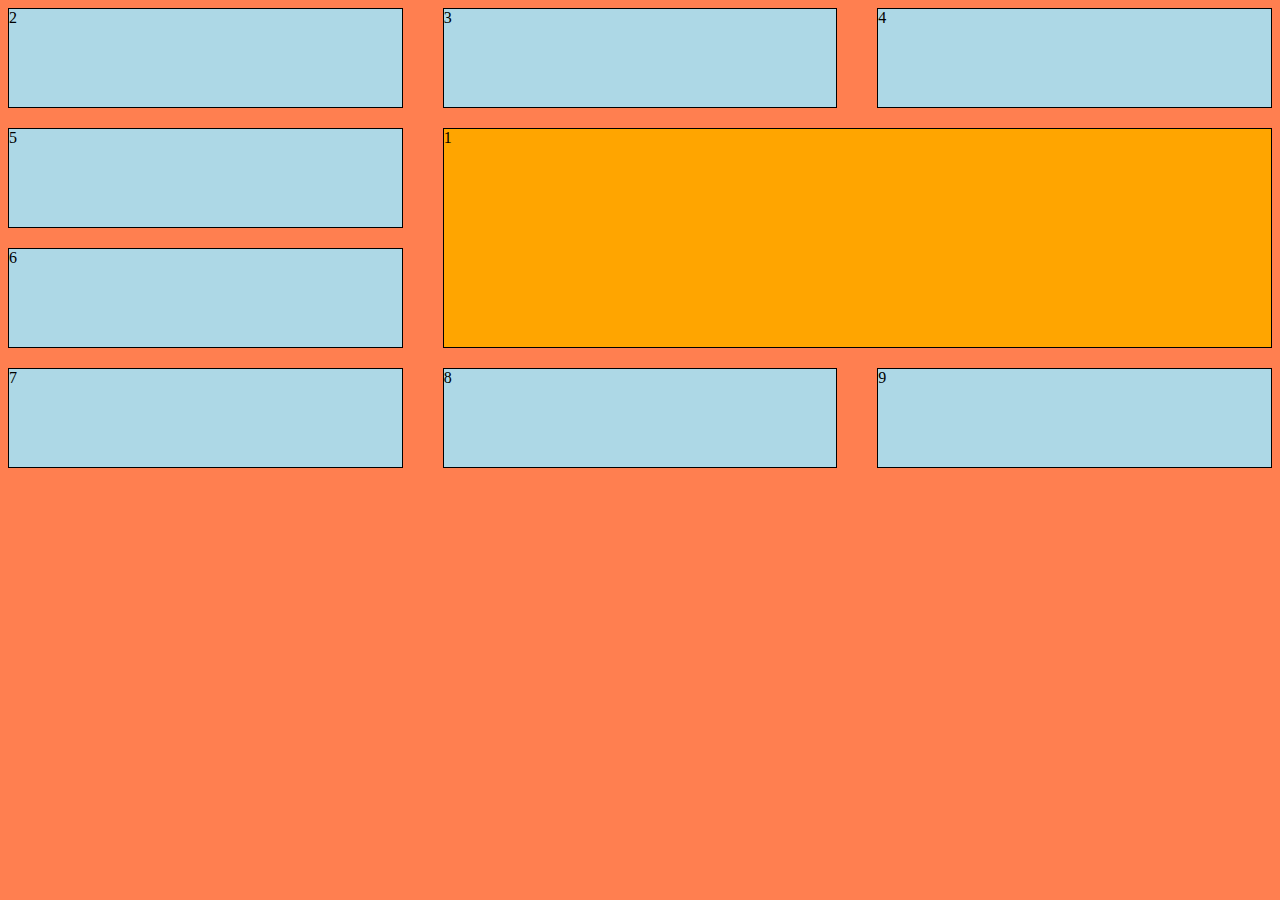
<file: grid-exercise/index.html>
<!DOCTYPE html>
    <html lang="en">
    <head>
      <meta charset="UTF-8">
      <meta name="description" content="YOUR DESCRIPTION HERE">
      <meta name="viewport" content="width=device-width, initial-scale=1.0">
      <link rel="stylesheet" type="text/css" href="css/grid-exercise.css">
      <title>amanda's grid</title>
    </head>
    <body>

<div class="grid-container">
  <div class="grid-item" id="item-1">1</div>
  <div class="grid-item">2</div>
  <div class="grid-item">3</div>
  <div class="grid-item">4</div>
  <div class="grid-item">5</div>
  <div class="grid-item">6</div>
  <div class="grid-item">7</div>
  <div class="grid-item">8</div>
  <div class="grid-item">9</div>
</div>

    </body>
    </html>
</file>
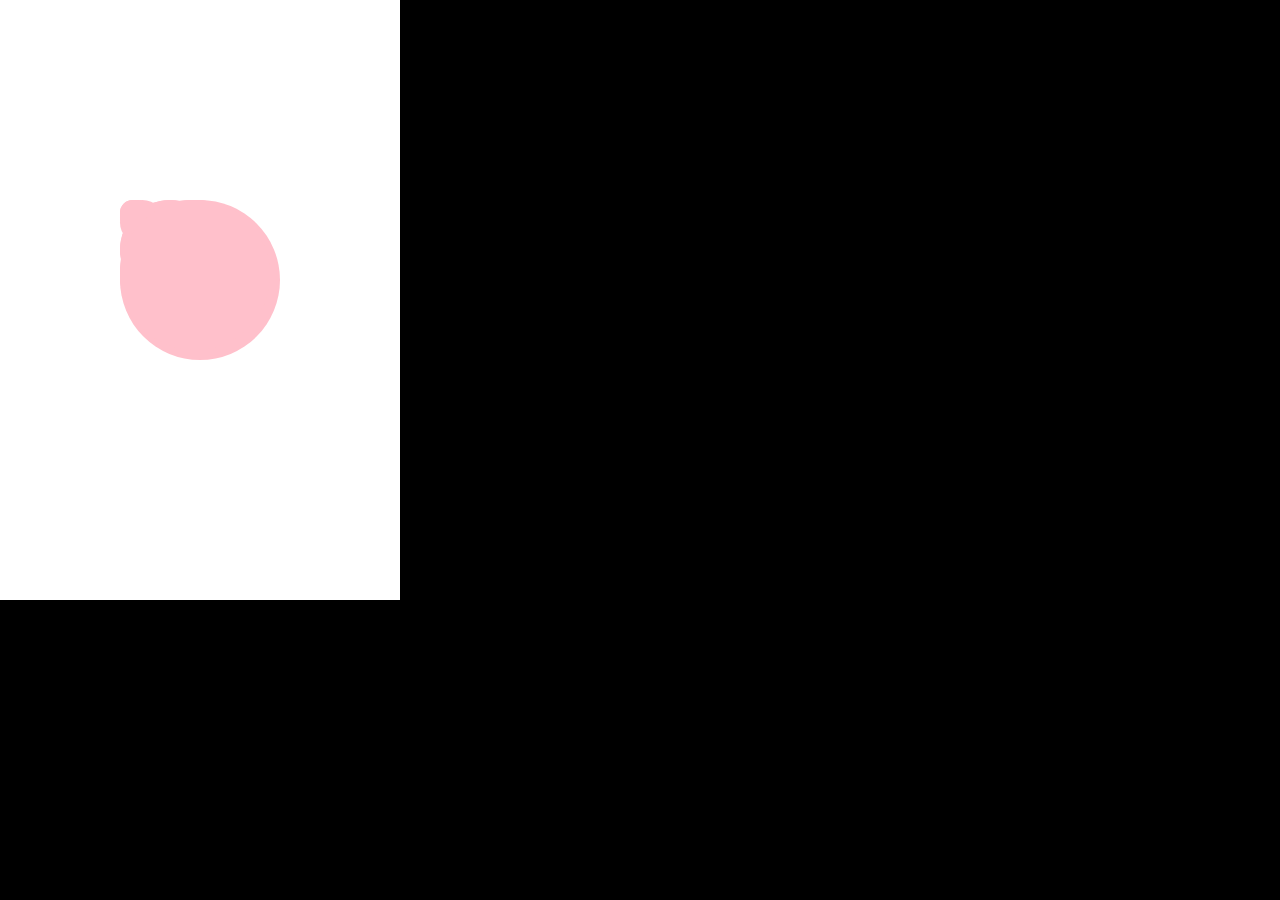
<file: mickey/index.html>
<!DOCTYPE html>
<html>
<head>
        <title>Mickey</title>
        <link rel="stylesheet" href="css/main.css" type="text/css" />
</head>
<body>
        <div id="canvas">
                <div id="ear-1"></div>
                <div id="ear-2"></div>
                <div id="head"></div>
                <div id="eye-1"></div>
                <div id="eye-2"></div>
                <div id="nose"></div>
                <div id="mouth"></div>
                <div id="body"></div>
                <div id="button-1"></div>
                <div id="button-2"></div>
                <div id="foot-1"></div>
                <div id="foot-2"></div>
        </div>
</body>
</html>
</file>
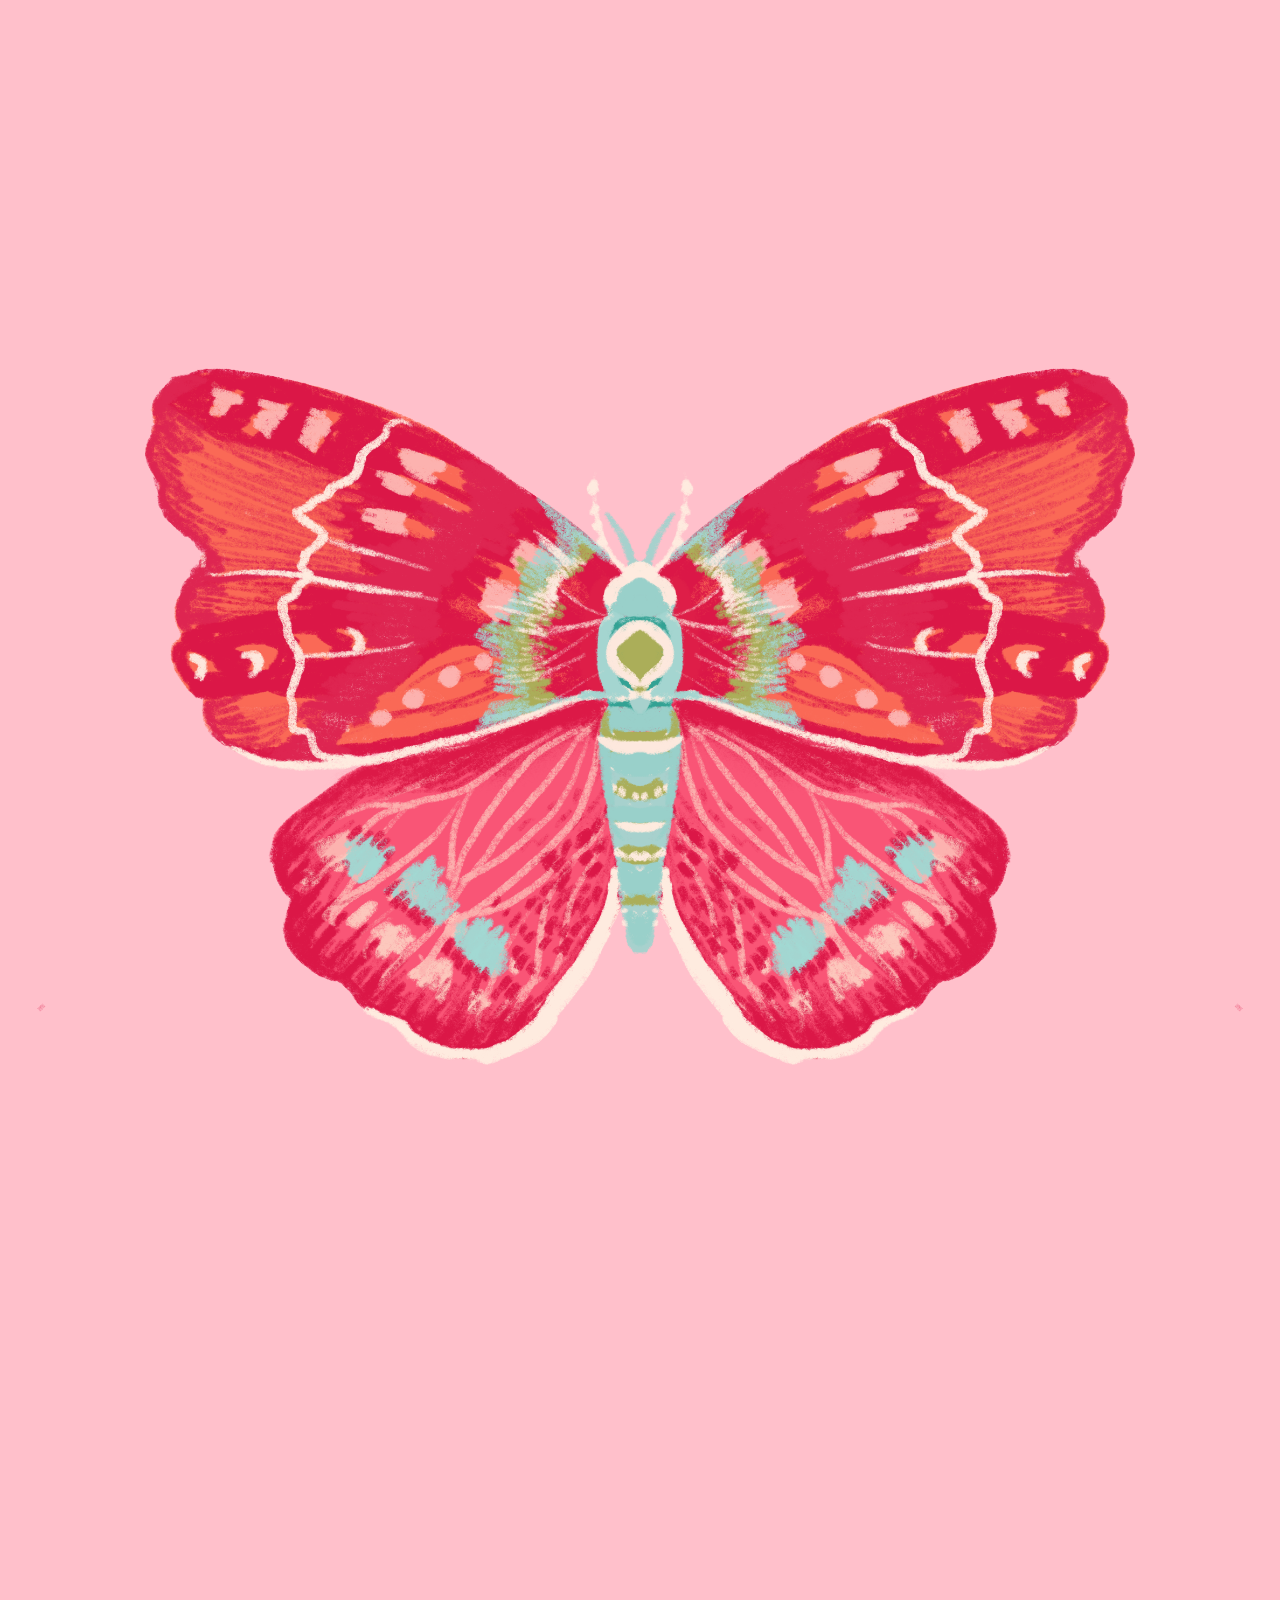
<file: multiples/index.html>
<!DOCTYPE html>
<html>
<head>
    <title>Multiples</title>
    <!-- Set the viewport -->
    <meta name="viewport" content="width=device-width, initial-scale=1.0">
    <!-- Link CSS stylesheet -->
    <link rel="stylesheet" href="css/main.css" />
</head>
<body>
    <!-- show by default -->
    <div id="desktop">
        <img src="images/butterfly1.png">
    </div>
    <!-- show on tablet -->
    <div id="tablet">
        <img src="images/butterfly2.png">
    </div>
    <!-- show on mobile -->
    <div id="mobile">
        <img src="images/butterfly3.png">
    </div>
    <!-- show on print -->
    <div id="print">
        <img src="images/butterfly4.png"
    </div>
</body>
</html>
</file>
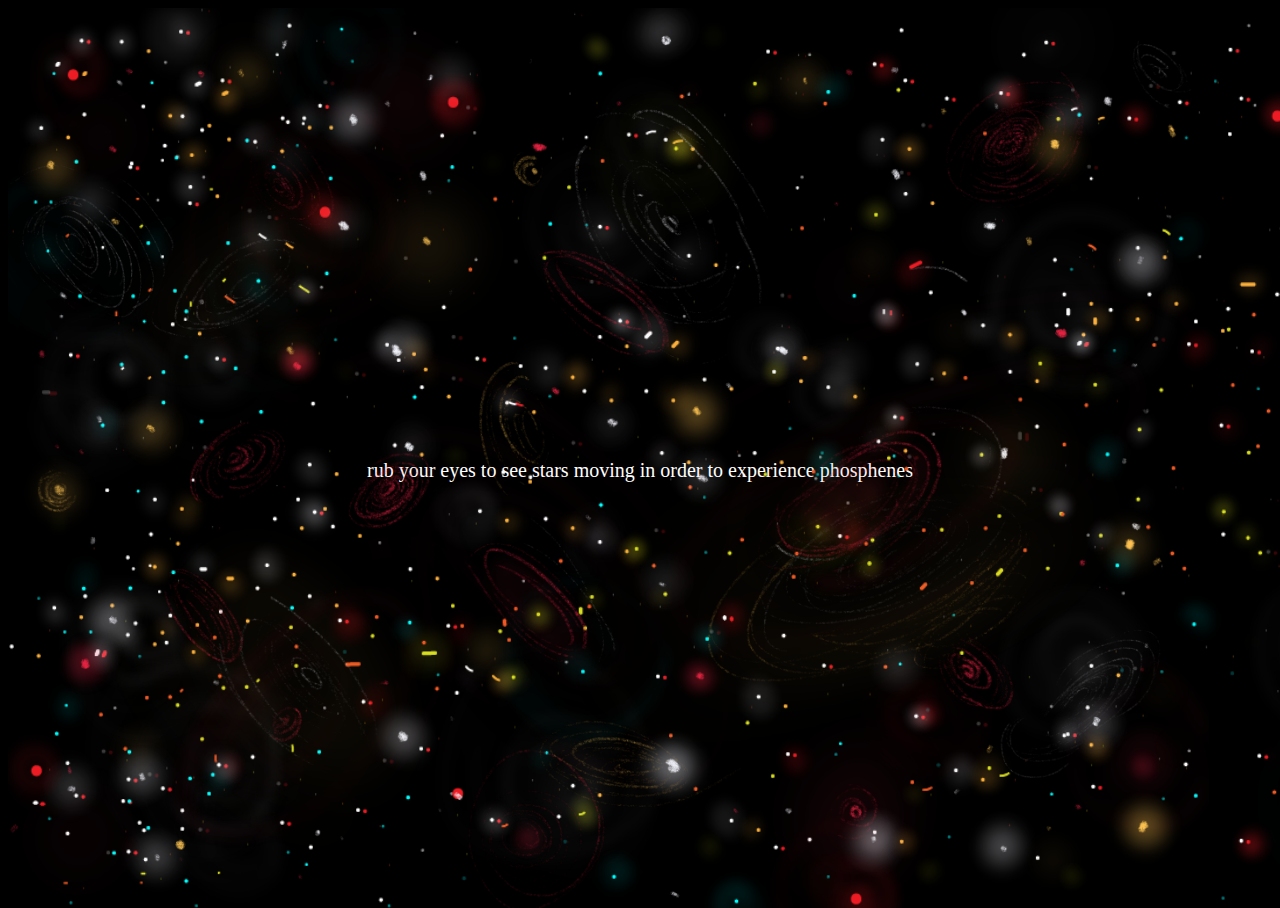
<file: sensory/index.html>
<!DOCTYPE html>
<html>
<head>
    <title>phosphenes</title>
    <link rel="stylesheet" href="css/main.css" />
    <script type="text/javascript" src="js/jquery-3.3.1.min.js"></script>
    <script type="text/javascript" src="js/script.js"></script>
    <h1 class="text centered"> phosphenes </h1>
    <!-- <h2 class="noun centered"> phos·​phene / noun </h2>
    <h3 class="define centered"> an impression of light that occurs without light entering the eye and is usually caused by stimulation of the retina as by pressure on the eyeball when the lid is closed </h3> -->
    <p class="action centered">rub your eyes to see stars moving in order to experience phosphenes</p>
<div class="centered"></div>    
<div class="parent">
  <img class="img image1" <img src="images/stars-01.png">
  <img class="img image2" <img src="images/stars-02.png">
  <img class="img image3" <img src="images/stars-03.png">
  <img class="img image4" <img src="images/red.png">
  <img class="img image5" <img src="images/yellow.png">
</div>

</html>
</file>
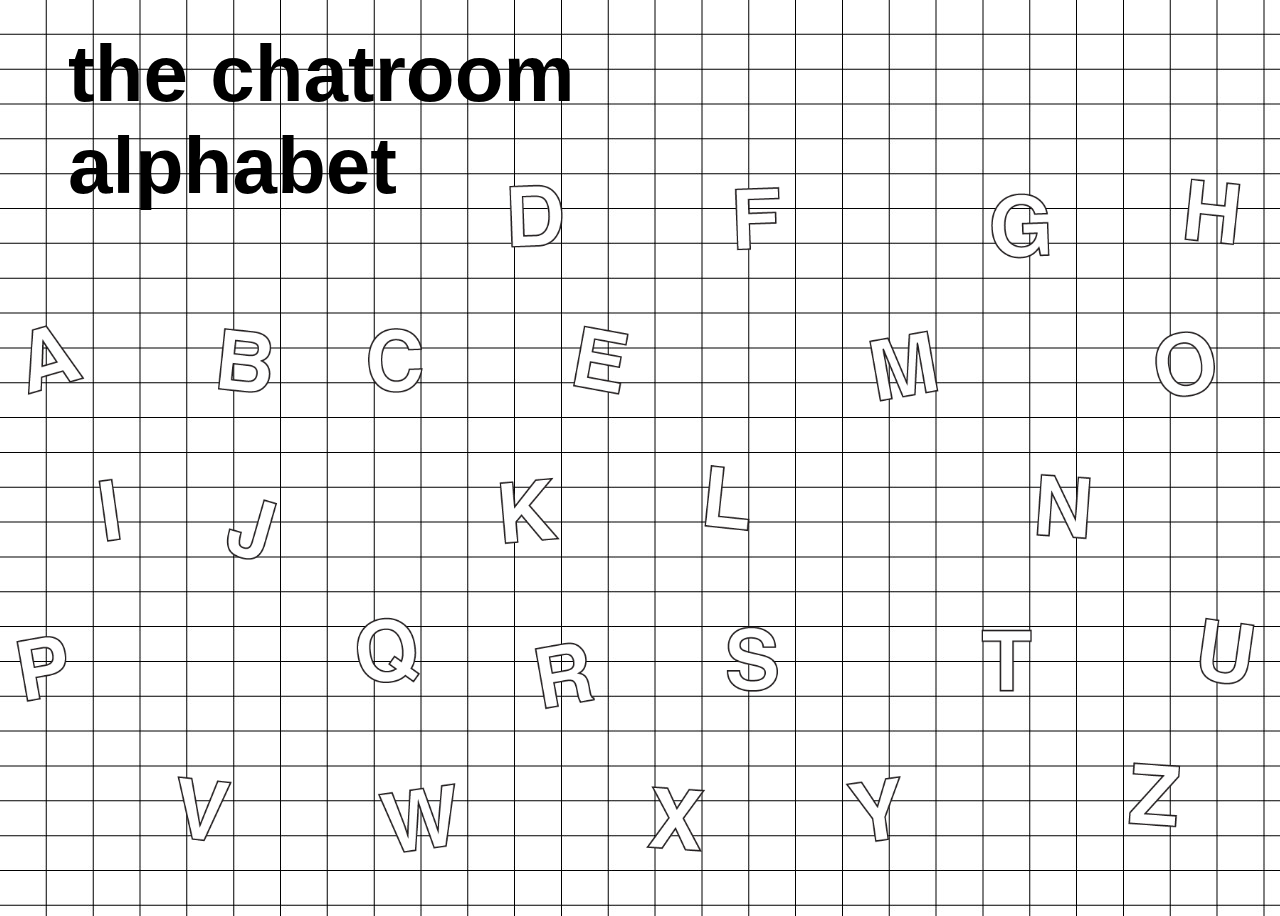
<file: time/index.html>
<!DOCTYPE html>
    <html lang="en">
    <head>
      <meta charset="UTF-8">
      <meta name="description" content="YOUR DESCRIPTION HERE">
      <meta name="viewport" content="width=device-width, initial-scale=1.0">
      <link rel="stylesheet" type="text/css" href="css/main.css">
      <title>chatroom alphabet</title>
    </head>

<body>
<div class="name">the chatroom <br> alphabet</div>

<div class="grid-container">
  <div class="grid-item about"> </div>
  <div class="grid-item"><!-- 2 --></div>
  <div class="grid-item"><!-- 3 --></div>
  <div class="grid-item"><!-- 4 --></div>
  <div class="grid-item"><!-- 5 --></div>
  <div class="grid-item"><!-- 6 --></div>
  <div class="grid-item"><!-- 7 --></div>
  <div class="grid-item"><!-- 8 --></div>
  <div class="grid-item"><!-- 9 --></div>
  <div class="grid-item"><!-- 10 --></div>
  <div class="grid-item"><!-- 11 --></div>
  <div class="grid-item letterd">
    <img src="css/images/d.png"></div>
  <div class="grid-item letterf">
    <img src="css/images/f.png"></div>
  <div class="grid-item letterg"><!-- 14 --></div>
  <div class="grid-item">
    <img src="css/images/g.png"></div>
  <div class="grid-item letterh">
    <img src="css/images/h.png"></div>
  <div class="grid-item lettera">
    <img src="css/images/a.png"></div>
  <div class="grid-item letterb">
    <img src="css/images/b.png"></div>
  <div class="grid-item letterc">
    <img src="css/images/c.png"></div>
  <div class="grid-item lettere">
    <img src="css/images/e.png"></div>
  <div class="grid-item"><!-- 21 --></div>
  <div class="grid-item letterm">
    <img src="css/images/m.png"></div>
  <div class="grid-item"><!-- 23 --></div>
  <div class="grid-item lettero">
    <img src="css/images/o.png"><!-- 4 --></div>
  <div class="grid-item letteri">
    <img src="css/images/i.png"></div>
  <div class="grid-item letterj">
    <img src="css/images/j.png"></div>
  <div class="grid-item"><!-- 27 --></div>
  <div class="grid-item letterk">
    <img src="css/images/k.png"></div>
  <div class="grid-item letterl">
    <img src="css/images/l.png"></div>
  <div class="grid-item"><!-- 30 --></div>
  <div class="grid-item letterm">
    <img src="css/images/n.png"></div>
  <div class="grid-item"><!-- 32 --></div>
  <div class="grid-item letterp">
    <img src="css/images/p.png"></div>
  <div class="grid-item"><!-- 34 --></div>
  <div class="grid-item letterq">
    <img src="css/images/q.png"></div>
  <div class="grid-item letterr">
    <img src="css/images/r.png"></div>
  <div class="grid-item letters">
    <img src="css/images/s.png"></div>
  <div class="grid-item"><!-- 38 --></div>
  <div class="grid-item lettert">
    <img src="css/images/t.png"></div>
  <div class="grid-item letteru">
    <img src="css/images/u.png"></div>
  <div class="grid-item"><!-- 41 --></div>
  <div class="grid-item letterv">
    <img src="css/images/v.png"></div>
  <div class="grid-item letterw">
    <img src="css/images/w.png"></div>
  <div class="grid-item"><!-- 44 --></div>
  <div class="grid-item letterx">
    <img src="css/images/x.png"></div>
  <div class="grid-item lettery">
    <img src="css/images/y.png"></div>
  <div class="grid-item"><!-- 47 --></div>
  <div class="grid-item letterz">
    <img src="css/images/z.png"></div>
</div>

<div id="hidden-window-a"><img src="css/images/aim.png"></div>
<div id="hidden-window-b"><img src="css/images/letterb.jpg"></div>
<div id="hidden-window-c"><img src="css/images/clubpenguin.jpg"></div>
<div id="hidden-window-d"><img src="css/images/letterd.jpg"></div>
<div id="hidden-window-e"><img src="css/images/email.jpg"></div>
<div id="hidden-window-f"><img src="css/images/facebook.jpg"></div>
<div id="hidden-window-g"><img src="css/images/letterg.jpg"></div>
<div id="hidden-window-h"><img src="css/images/letterh.jpg"></div>
<div id="hidden-window-i"><img src="css/images/imessage.jpg"></div>
<div id="hidden-window-j"><img src="css/images/letterj.jpg"></div>
<div id="hidden-window-k"><img src="css/images/kik.jpg"></div>
<div id="hidden-window-l"><img src="css/images/letterl.jpg"></div>
<div id="hidden-window-m"><img src="css/images/myspace.jpg"></div>
<div id="hidden-window-n"><img src="css/images/lettern.jpg"></div>
<div id="hidden-window-o"><img src="css/images/lettero.jpg"></div>
<div id="hidden-window-p"><img src="css/images/letterp.jpg"></div>
<div id="hidden-window-q"><img src="css/images/letterq.jpg"></div>
<div id="hidden-window-r"><img src="css/images/letterr.jpg"></div>
<div id="hidden-window-s"><img src="css/images/snapchat.jpg"></div>
<div id="hidden-window-t"><img src="css/images/tumblr.jpg"></div>
<div id="hidden-window-u"><img src="css/images/letteru.jpg"></div>
<div id="hidden-window-v"><img src="css/images/oovoo.jpg"></div>
<div id="hidden-window-w"><img src="css/images/webkinz.jpg"></div>
<div id="hidden-window-x"><img src="css/images/letterx.jpg"></div>
<div id="hidden-window-y"><img src="css/images/yahoo.jpg"></div>
<div id="hidden-window-z"><img src="css/images/zwinky.jpg"></div>

<div id="hidden-window-information"><img src="css/images/about.jpg"></div>

<div id="desktop">
<div id="movile"> 

<!-- adding js -->
<!-- jquery library -->
<script src="js/jquery-3.3.1.min.js"></script>

<!-- adding your js -->
<script src="js/script.js" ></script>


    </body>
    </html>
</file>
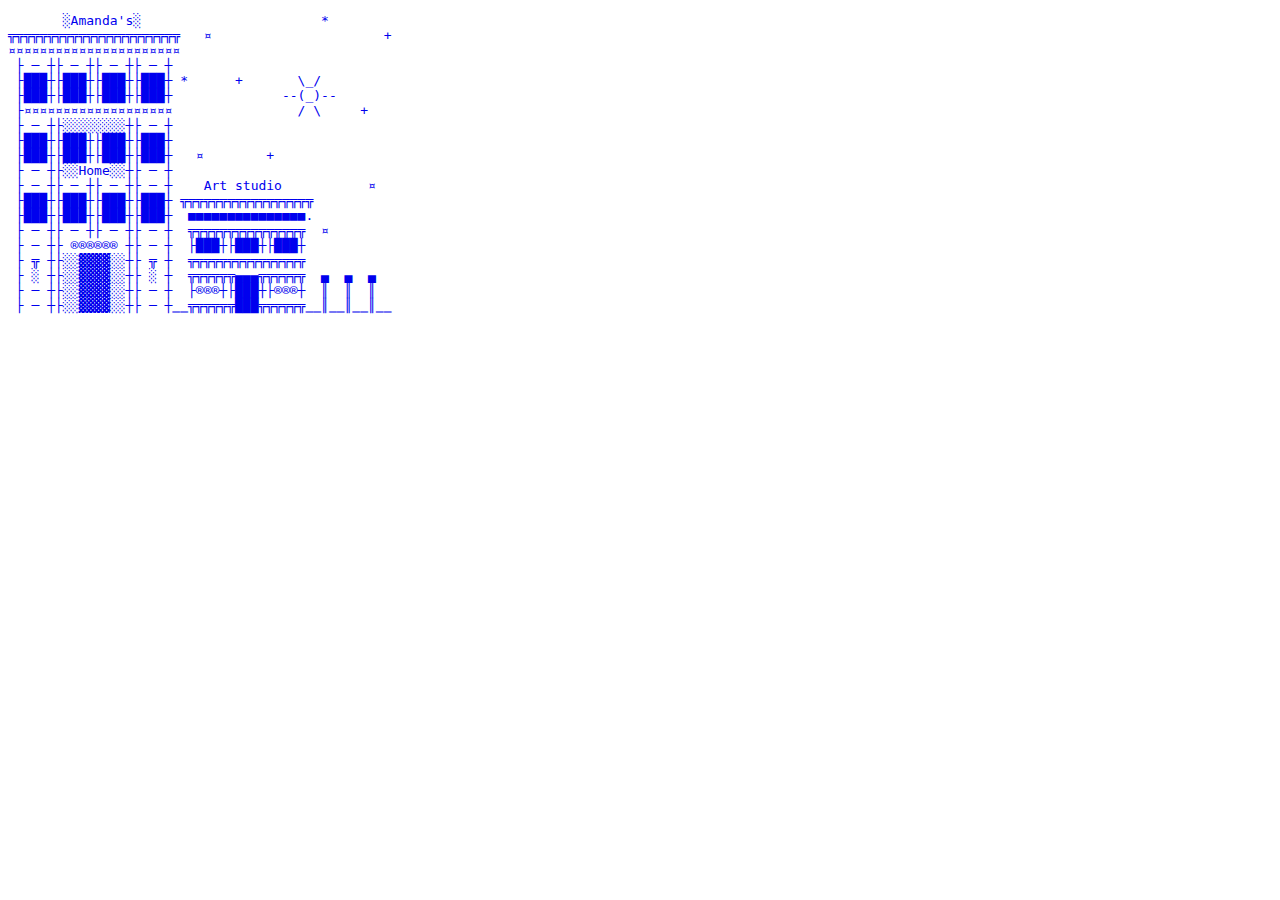
<file: ASCII-town/exterior-amandalee.html>
<!DOCTYPE html>
<html>
  <head>
        <title>Ascii Town: Amanda Lee</title>
</head>
<body>

 <a href="interior-amandalee.html" style="text-decoration: none;">
 	
<pre>
       ░Amanda's░                       *
╦╦╦╦╦╦╦╦╦╦╦╦╦╦╦╦╦╦╦╦╦╦   ¤                      +
¤¤¤¤¤¤¤¤¤¤¤¤¤¤¤¤¤¤¤¤¤¤                      
 ├ ─ ┼├ ─ ┼├ ─ ┼├ ─ ┼                 
 ├███┼├███┼├███┼├███┼ *      +       \_/     
 ├███┼├███┼├███┼├███┼              --(_)--        
 ├¤¤¤¤¤¤¤¤¤¤¤¤¤¤¤¤¤¤¤                / \     + 
 ├ ─ ┼├░░░░░░░░┼├ ─ ┼                  
 ├███┼├███┼├███┼├███┼                 
 ├███┼├███┼├███┼├███┼   ¤        +
 ├ ─ ┼├░░Home░░┼├ ─ ┼            
 ├ ─ ┼├ ─ ┼├ ─ ┼├ ─ ┼    Art studio           ¤
 ├███┼├███┼├███┼├███┼ ╦╦╦╦╦╦╦╦╦╦╦╦╦╦╦╦╦
 ├███┼├███┼├███┼├███┼  ■■■■■■■■■■■■■■■.          
 ├ ─ ┼├ ─ ┼├ ─ ┼├ ─ ┼  ╦╦╦╦╦╦╦╦╦╦╦╦╦╦╦  ¤
 ├ ─ ┼├ ®®®®®® ┼├ ─ ┼  ├███┼├███┼├███┼     
 ├ ╦ ┼├░░▓▓▓▓░░┼├ ╦ ┼  ╦╦╦╦╦╦╦╦╦╦╦╦╦╦╦  
 ├ ░ ┼├░░▓▓▓▓░░┼├ ░ ┼  ╦╦╦╦╦╦▄▄▄╦╦╦╦╦╦  ▄  ▄  ▄
 ├ ─ ┼├░░▓▓▓▓░░┼├ ─ ┼  ├®®®┼├███┼├®®®┼  ║  ║  ║ 
 ├ ─ ┼├░░▓▓▓▓░░┼├ ─ ┼‗‗╦╦╦╦╦╦███╦╦╦╦╦╦‗‗║‗‗║‗‗║‗‗
 </pre>
</a>
</body>
</html>
</file>
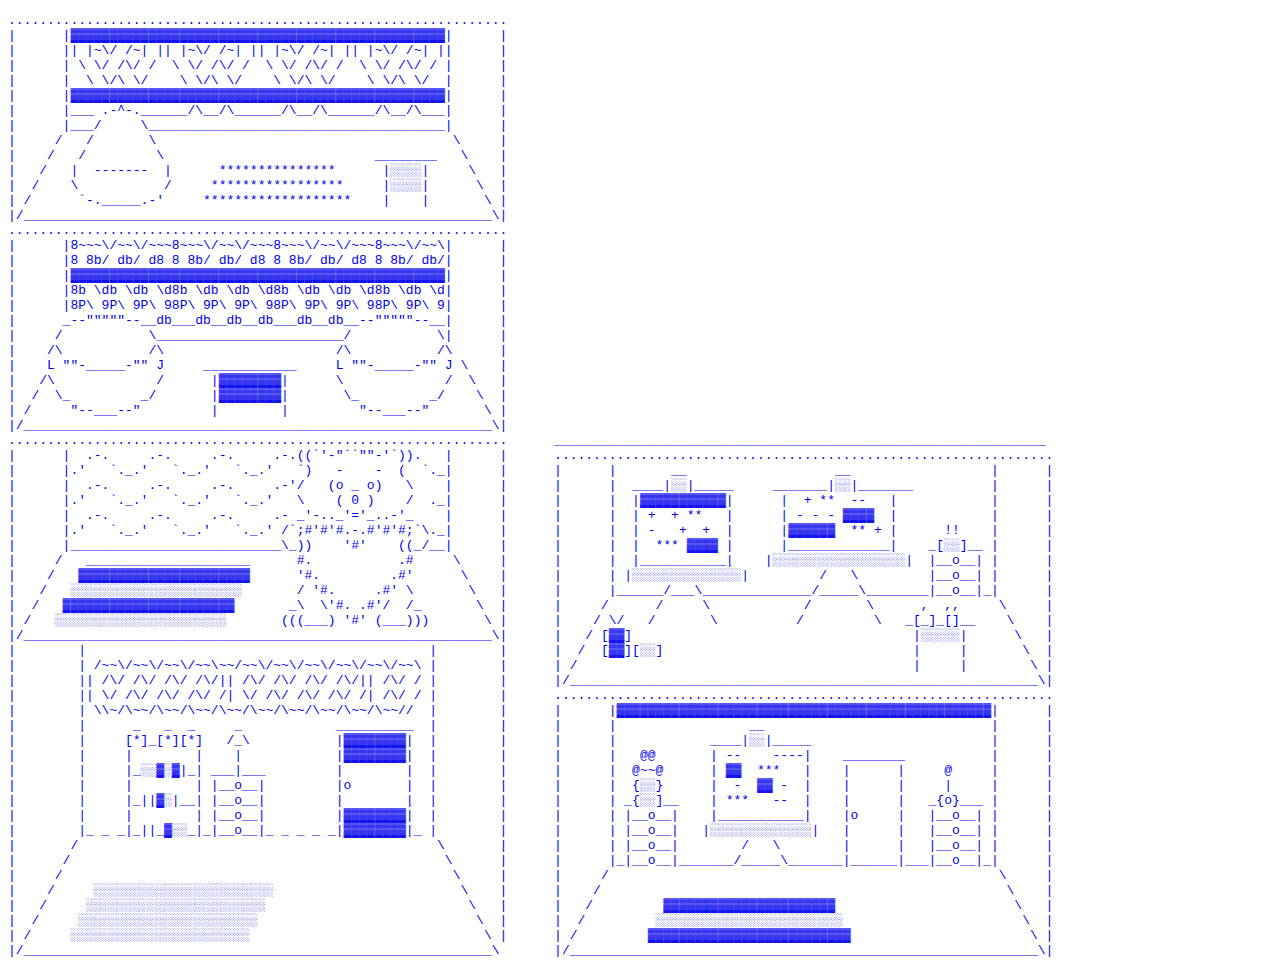
<file: ASCII-town/interior-amandalee.html>
<!DOCTYPE html>
<html>
<head>
        <title>Ascii Town: Amanda Lee</title>
</head>
<body>

	<a href="exterior-amandalee.html" style="text-decoration: none;">
<pre>
................................................................
|      |▓▓▓▓▓▓▓▓▓▓▓▓▓▓▓▓▓▓▓▓▓▓▓▓▓▓▓▓▓▓▓▓▓▓▓▓▓▓▓▓▓▓▓▓▓▓▓▓|      |
|      || |~\/ /~| || |~\/ /~| || |~\/ /~| || |~\/ /~| ||      |
|      | \ \/ /\/ /  \ \/ /\/ /  \ \/ /\/ /  \ \/ /\/ / |      |
|      |  \ \/\ \/    \ \/\ \/    \ \/\ \/    \ \/\ \/  |      |
|      |▓▓▓▓▓▓▓▓▓▓▓▓▓▓▓▓▓▓▓▓▓▓▓▓▓▓▓▓▓▓▓▓▓▓▓▓▓▓▓▓▓▓▓▓▓▓▓▓|      |
|      |___ .-^-.______/\__/\______/\__/\______/\__/\___|      |
|      |___/     \______________________________________|      |
|     /   /       \                                      \     |
|    /   /         \                           ________   \    |
|   /   |  -------  |      ***************      |░░░░|     \   |
|  /    \           /     *****************     |░░░░|      \  |
| /      `-._____.-'     *******************    |    |       \ |
|/____________________________________________________________\|
................................................................
|      |8~~~\/~~\/~~~8~~~\/~~\/~~~8~~~\/~~\/~~~8~~~\/~~\|      |
|      |8 8b/ db/ d8 8 8b/ db/ d8 8 8b/ db/ d8 8 8b/ db/|      |
|      |▓▓▓▓▓▓▓▓▓▓▓▓▓▓▓▓▓▓▓▓▓▓▓▓▓▓▓▓▓▓▓▓▓▓▓▓▓▓▓▓▓▓▓▓▓▓▓▓|      |
|      |8b \db \db \d8b \db \db \d8b \db \db \d8b \db \d|      |
|      |8P\ 9P\ 9P\ 98P\ 9P\ 9P\ 98P\ 9P\ 9P\ 98P\ 9P\ 9|      |
|      _--"""""--__db___db__db__db___db__db__--"""""--__|      |
|     /           \________________________/           \|      |
|    /\           /\                      /\           /\      |
|    L ""-_____-"" J     ____________     L ""-_____-"" J \    |
|   /\             /      |▓▓▓▓▓▓▓▓|      \             /  \   |
|  /  \_         _/       |▓▓▓▓▓▓▓▓|       \_         _/    \  |
| /     "--___--"         |        |         "--___--"       \ |
|/____________________________________________________________\|
................................................................      _______________________________________________________________ 
|      |  .-.     .-.     .-.     .-.((`'-"``""-'`)).   |      |      ................................................................
|      |.'   `._.'   `._.'   `._.'   `)   -    -  (  `._|      |      |      |       __                   __                  |      |
|      |  .-.     .-.     .-.     .-'/   (o _ o)   \    |      |      |      |  ____|░░|_____     _______|░░|_______          |      |
|      |.'   `._.'   `._.'   `._.'   \    ( 0 )    /  ._|      |      |      |  |▓▓▓▓▓▓▓▓▓▓▓|      |  + **  --   |            |      |
|      |  .-.     .-.     .-.     .- _'-.._'='_..-'_    |      |      |      |  | +  + **   |      | - - - ▓▓▓▓  |            |      |
|      |.'   `._.'   `._.'   `._.' /`;#'#'#.-.#'#'#;`\._|      |      |      |  | -   +  +  |      |▓▓▓▓▓▓  ** + |      !!    |      |
|      |___________________________\_))    '#'    ((_/__|      |      |      |  |  *** ▓▓▓▓ |      |_____________|    _[░░]__ |      |
|     /   _____________________      #.           .#     \     |      |      |  |___________|    |░░░░░░░░░░░░░░░░░|  |__o__| |      |
|    /   ▓▓▓▓▓▓▓▓▓▓▓▓▓▓▓▓▓▓▓▓▓▓      '#.         .#'      \    |      |      | |░░░░░░░░░░░░░░|         /   \         |__o__| |      |
|   /   ░░░░░░░░░░░░░░░░░░░░░░       / '#.     .#' \       \   |      |      |______/___\______________/_____\________|__o__|_|      |
|  /   ▓▓▓▓▓▓▓▓▓▓▓▓▓▓▓▓▓▓▓▓▓▓       _\  \'#. .#'/  /_       \  |      |     /      /     \            /       \      ,  ,,     \     |
| /   ░░░░░░░░░░░░░░░░░░░░░░       (((___) '#' (___)))       \ |      |    / \/   /       \          /         \   _[_]_[]__    \    |
|/____________________________________________________________\|      |   / [▓▓]                                    |░░░░░|      \   |
|        |                                            |        |      |  /  [▓▓][░░]                                |     |       \  |   
|        | /~~\/~~\/~~\/~~\~~/~~\/~~\/~~\/~~\/~~\/~~\ |        |      | /                                           |     |        \ |
|        || /\/ /\/ /\/ /\/|| /\/ /\/ /\/ /\/|| /\/ / |        |      |/____________________________________________________________\| 
|        || \/ /\/ /\/ /\/ /| \/ /\/ /\/ /\/ /| /\/ / |        |      ................................................................
|        | \\~/\~~/\~~/\~~/\~~/\~~/\~~/\~~/\~~/\~~//  |        |      |      |▓▓▓▓▓▓▓▓▓▓▓▓▓▓▓▓▓▓▓▓▓▓▓▓▓▓▓▓▓▓▓▓▓▓▓▓▓▓▓▓▓▓▓▓▓▓▓▓|      |
|        |      _   _  _     _            __________  |        |      |      |                 __                             |      |
|        |     [*]_[*][*]   /_\           |▓▓▓▓▓▓▓▓|  |        |      |      |            ____|░░|_____                       |      |
|        |     |        |    |            |▓▓▓▓▓▓▓▓|  |        |      |      |   @@       | --    ----|    ________           |      |
|        |     |_░░▓░▓|_| ___|___         |        |  |        |      |      |  @~~@      | ▓▓  ***   |    |      |     @     |      |
|        |     |        | |__o__|         |o       |  |        |      |      |  {░░}      |  -  ▓▓ -  |    |      |     |     |      |    
|        |     |_||▓░|__| |__o__|         |        |  |        |      |      | _{░░]__    | ***   --  |    |      |   _{o}___ |      |
|        |     |        | |__o__|         |▓▓▓▓▓▓▓▓|  |        |      |      | |__o__|    |___________|    |o     |   |__o__| |      |
|        |_ _ _|_||_▓░░_|_|__o__|_ _ _ _ _|▓▓▓▓▓▓▓▓|_ |        |      |      | |__o__|   |░░░░░░░░░░░░░|   |      |   |__o__| |      |
|       /                                              \       |      |      | |__o__|        /   \        |      |   |__o__| |      |
|      /                                                \      |      |      |_|__o__|_______/_____\_______|______|___|__o__|_|      |
|     /                                                  \     |      |     /                                                  \     |
|    /     ░░░░░░░░░░░░░░░░░░░░░░░                        \    |      |    /                                                    \    |
|   /     ░░░░░░░░░░░░░░░░░░░░░░░                          \   |      |   /         ▓▓▓▓▓▓▓▓▓▓▓▓▓▓▓▓▓▓▓▓▓▓                       \   |
|  /     ░░░░░░░░░░░░░░░░░░░░░░░                            \  |      |  /         ░░░░░░░░░░░░░░░░░░░░░░░░                       \  |
| /     ░░░░░░░░░░░░░░░░░░░░░░░                              \ |      | /         ▓▓▓▓▓▓▓▓▓▓▓▓▓▓▓▓▓▓▓▓▓▓▓▓▓▓                       \ |
|/____________________________________________________________\       |/____________________________________________________________\|
</pre>
</a>
</body>
</html>
</file>
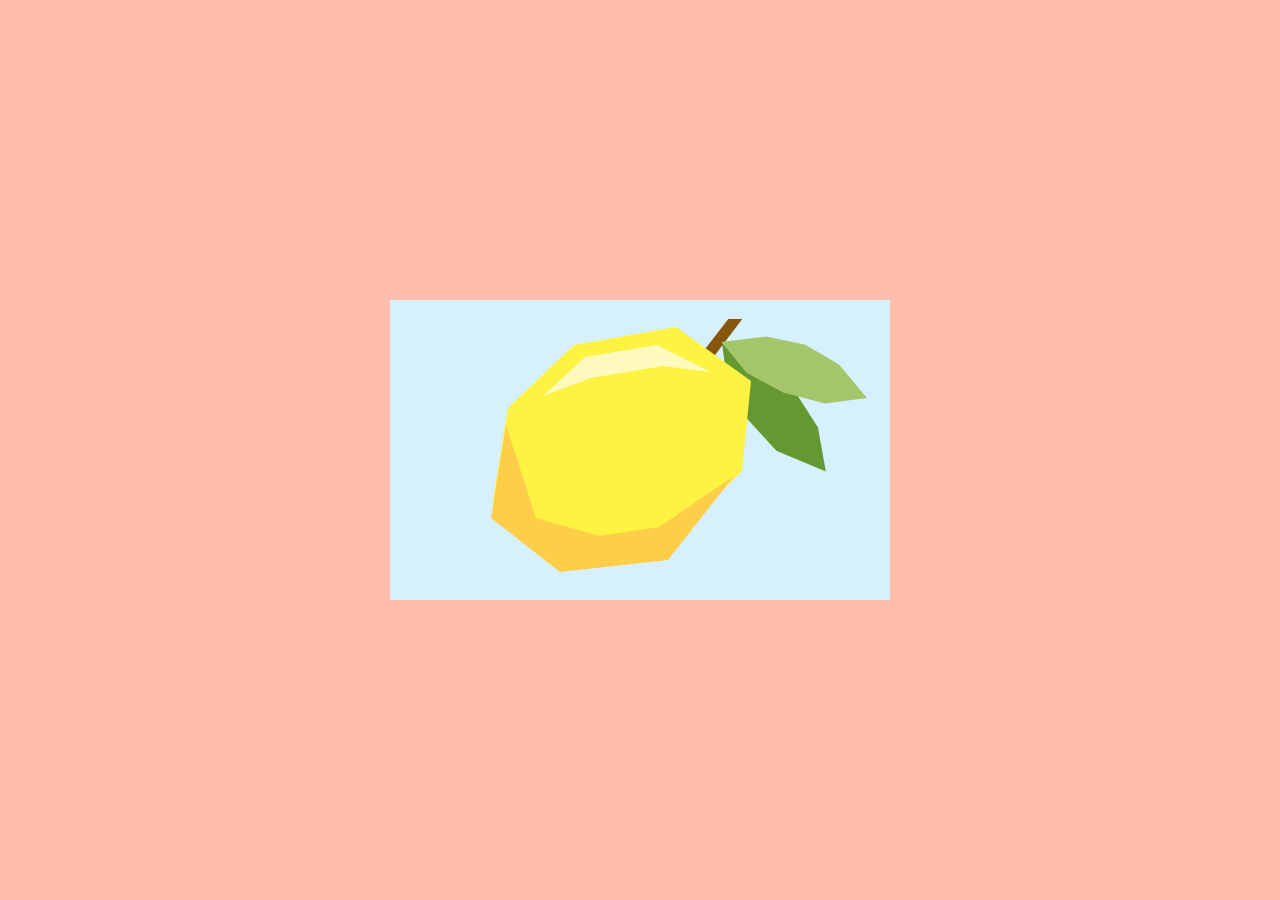
<file: flags/custom-flag.html>
<!DOCTYPE html>
<html>
<head>
  <link rel="stylesheet" href="css/custom.css">
        <title>Amanda's Custom Flag</title>
</head>
<body>
        <div id="canvas">
        <div id="parallelogram"></div>
        <div id="octagon-4"></div>
        <div id="octagon-5"></div>
        <div id="octagon"></div>
        <div id="octagon-2"></div>
        <div id="octagon-3"></div>
        </div>
</body>
</html>
</file>
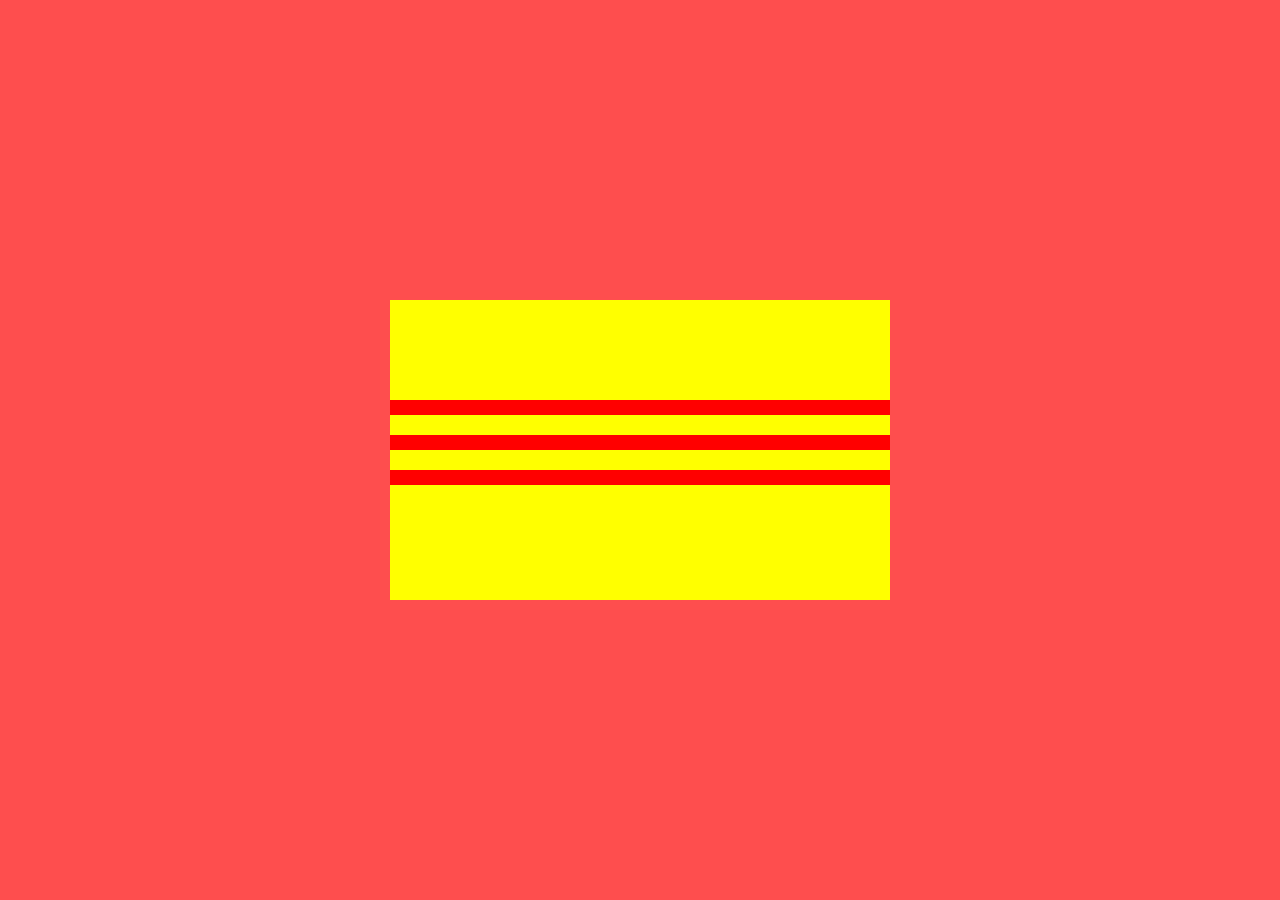
<file: flags/national-flag.html>
<!DOCTYPE html>
<html>
<head>
  <link rel="stylesheet" href="css/national.css">
        <title>...'s National Flag</title>
</head>
<body>
        <div id="canvas">
          <div id="rectangle"></div>
          <div id="rectangle-2"></div>
          <div id="rectangle-3"></div>
        </div>
</body>
</html>
</file>
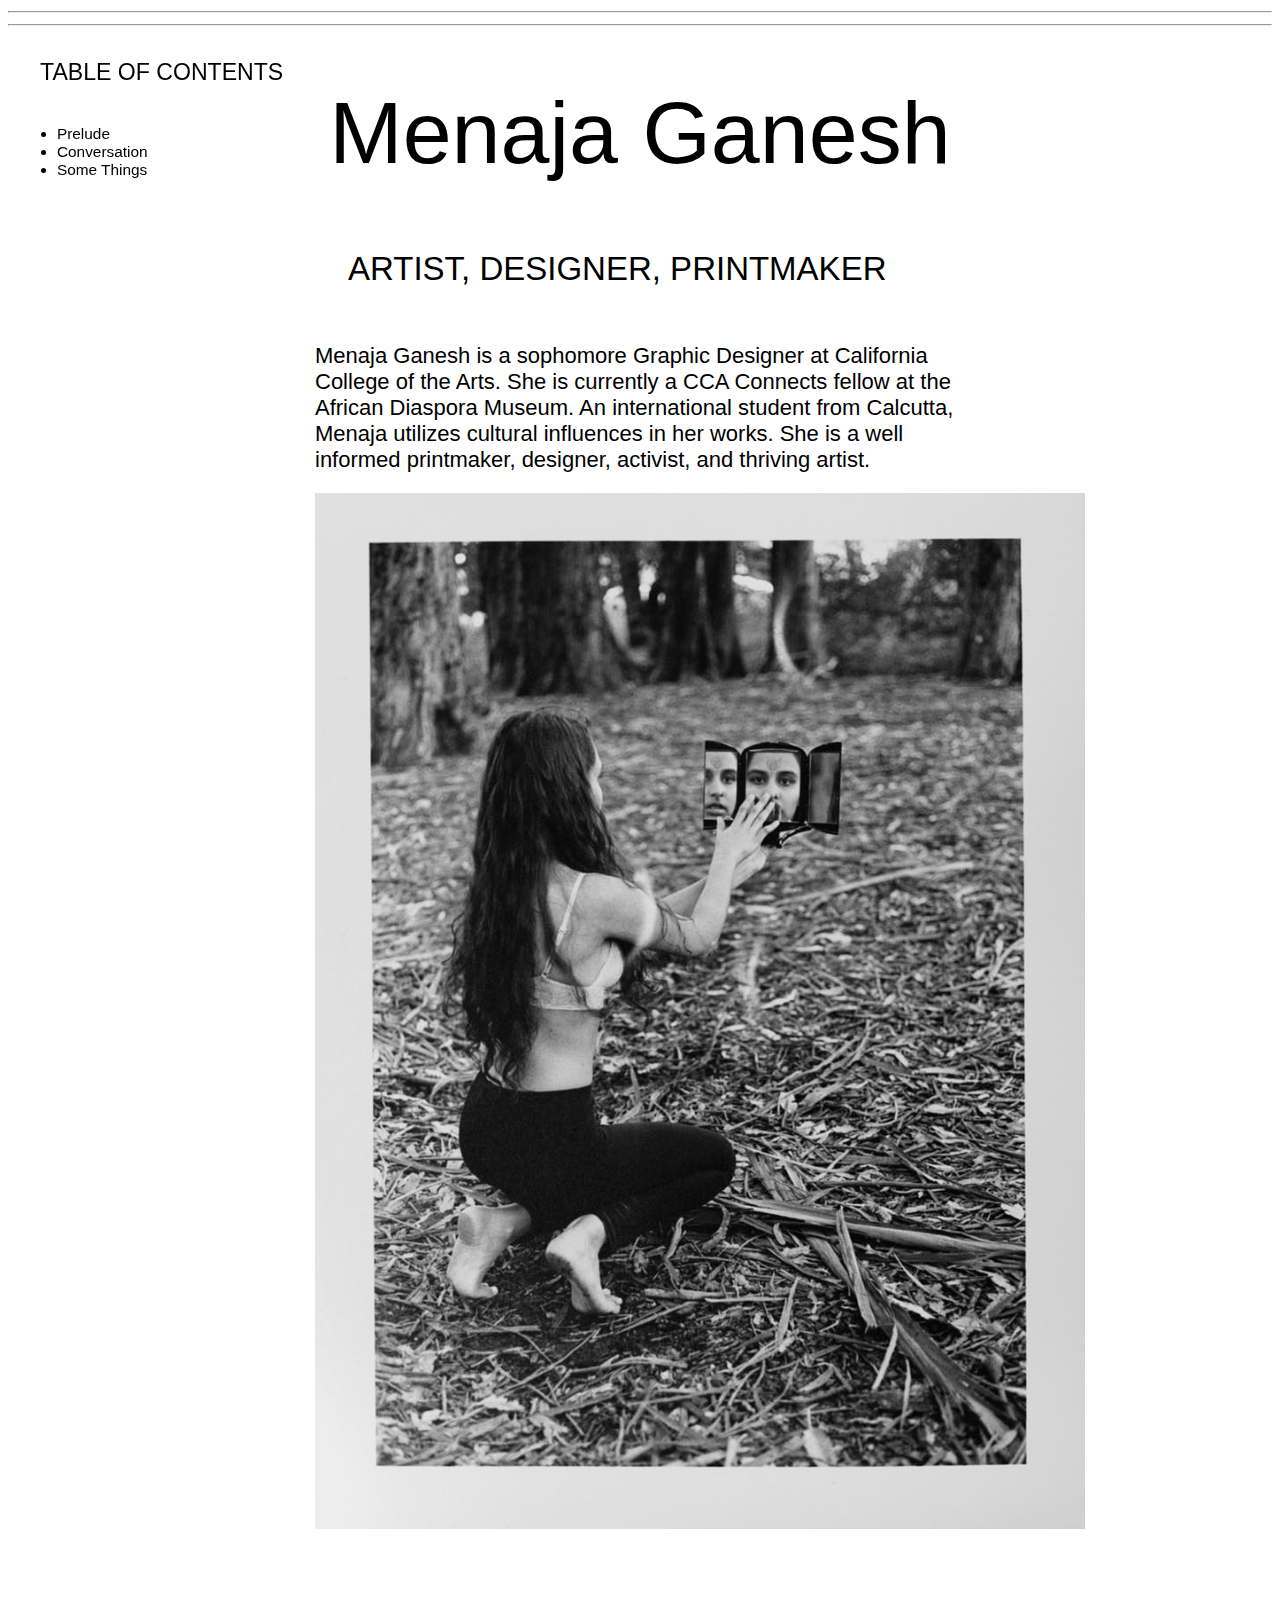
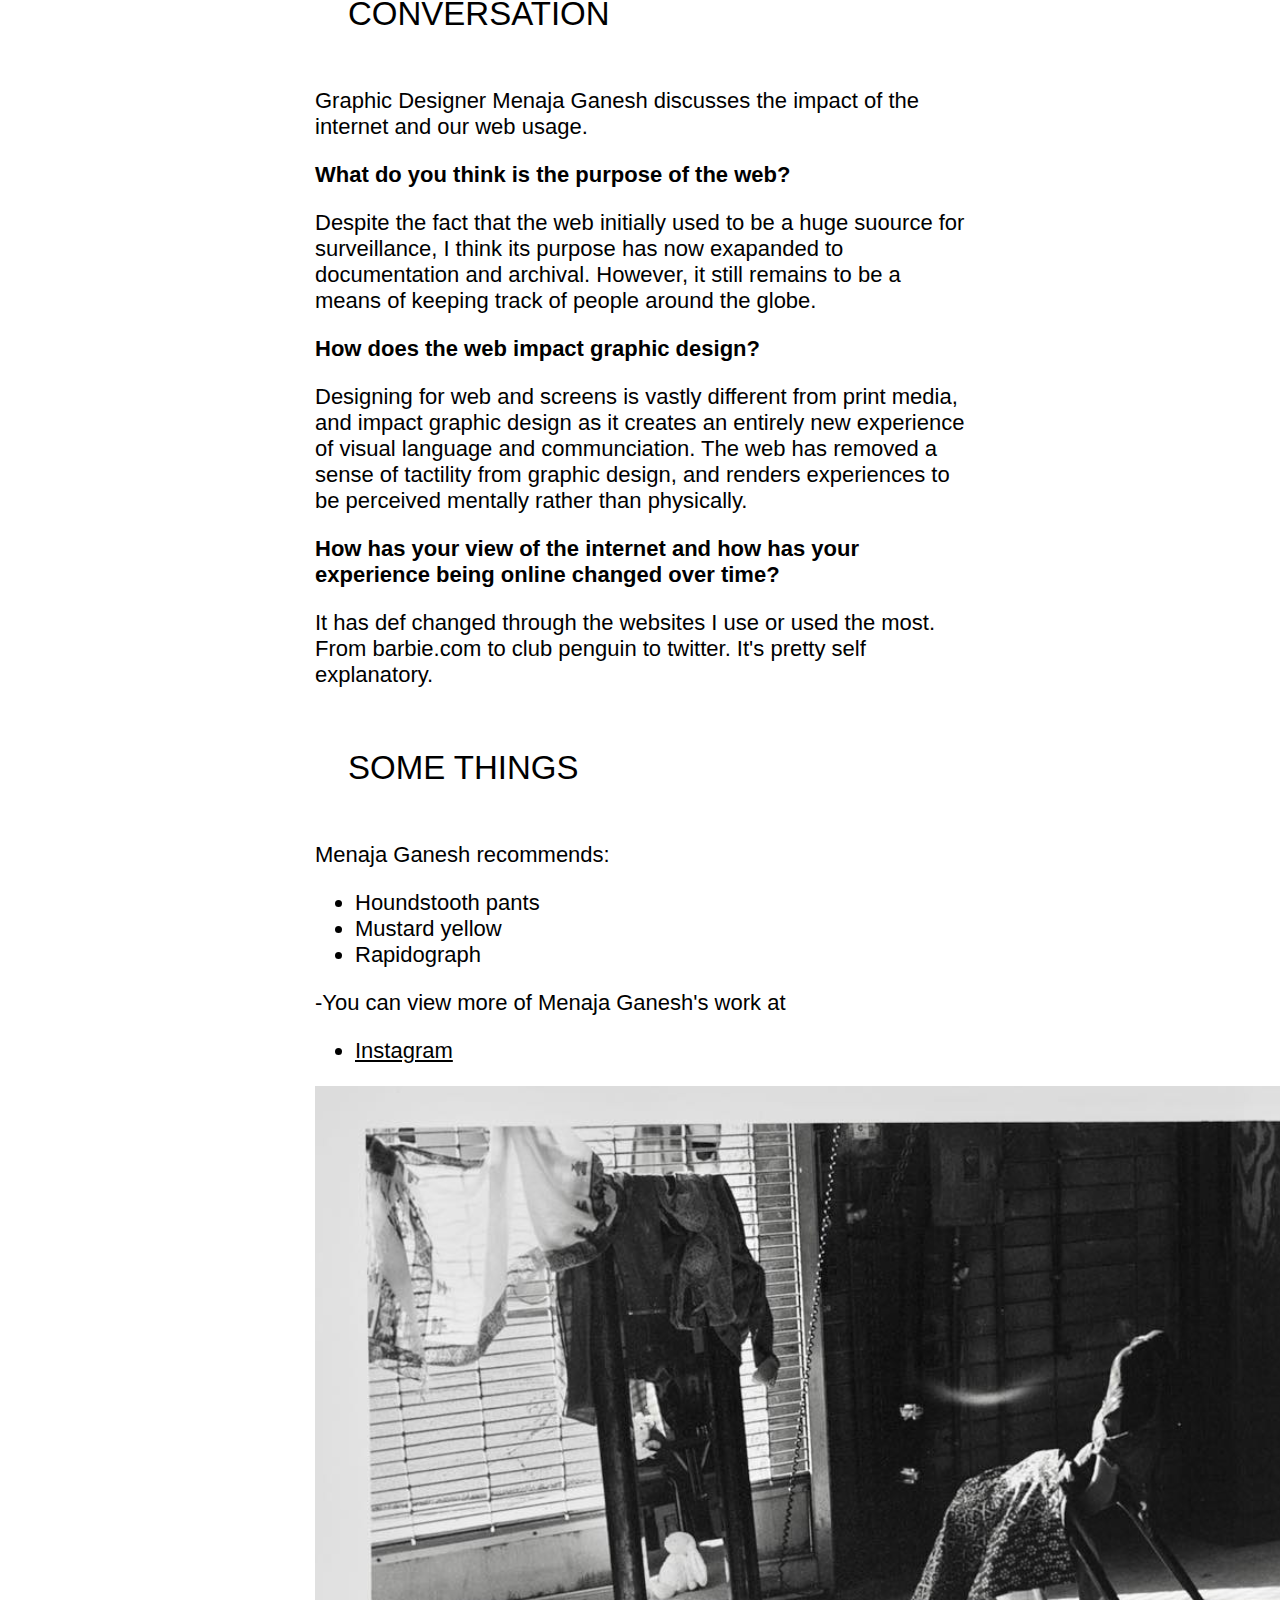
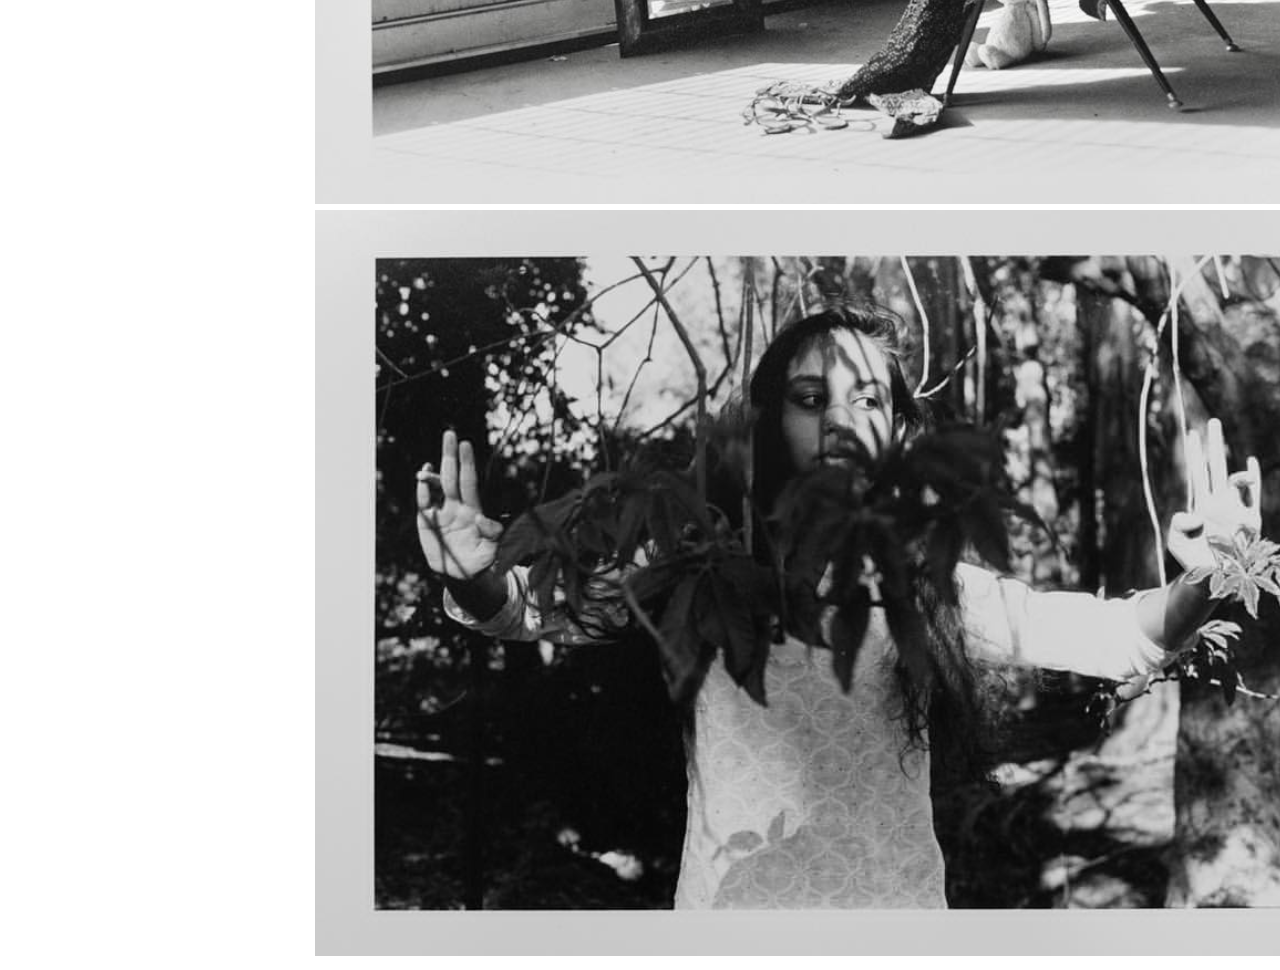
<file: interview/exercise-interview-css1.html>
<!DOCTYPE html>
<html>

  <head>
    <link rel="stylesheet" href="css/interview1.css">
      <title>Interview in CSS 1 (Freestyle)</title>
      <meta charset="utf-8">
  </head>
  
  <hr />
    <div id="toc">
      <h2>Table of Contents</h2>
      <ul>
        <li><a href="#prelude">Prelude</a></li>
        <li><a href="#conversation">Conversation</a></li>
        <li><a href="#reference">Some Things</a></li>
      </ul>
    </div>
    <hr />
    
  <body>  
  <div id="container">
        </h2>
        <h1>Menaja Ganesh</h1>
    <h2>Artist, Designer, Printmaker</h2>
     <p>
      Menaja Ganesh is a sophomore Graphic Designer at California College of the Arts. She is currently a CCA Connects fellow at the African Diaspora Museum. An international student from Calcutta, Menaja utilizes cultural influences in her works. She is a well informed printmaker, designer, activist, and thriving artist. 
    </p>
    <img src="images/menajaphotography2.jpg" />
    <!-- start of interview -->
    <h2 id="conversation">Conversation</h2>
  
    <p>Graphic Designer Menaja Ganesh discusses the impact of the internet and our web usage.</p>
    
    <p><b>What do you think is the purpose of the web?</b></p>

    <p>Despite the fact that the web initially used to be a huge suource for surveillance, I think its purpose has now exapanded to documentation and archival. However, it still remains to be a means of keeping track of people around the globe.</p>

    <p><b>How does the web impact graphic design?</b></p>

    <p>Designing for web and screens is vastly different from print media, and impact graphic design as it creates an entirely new experience of visual language and communciation. The web has removed a sense of tactility from graphic design, and renders experiences to be perceived mentally rather than physically.</p>

    <p><b>How has your view of the internet and how has your experience being online changed over time?</b></p>

    <p>It has def changed through the websites I use or used the most. From barbie.com to club penguin to twitter. It's pretty self explanatory.</p>

    <!-- begin references -->
    <h2 id="reference">Some Things</h2>
    <p>Menaja Ganesh recommends:</p>
    <ul>
      <li>
         Houndstooth pants
      </li>
      <li>
        Mustard yellow
      </li>
      <li>
        Rapidograph
      </li>
    </ul>
    <p>-You can view more of Menaja Ganesh's work at</p>

    <ul>
      <li><a href="https://www.instagram.com/menaja.art/">Instagram</a>
      </li>
    </ul>
     <img src="images/menajaphotography1.jpg" alt="HTML5 Icon" />
 <img src="images/menajaphotography3.jpg" alt="HTML5 Icon"  />
    </div>
  </body>

</html>
</file>
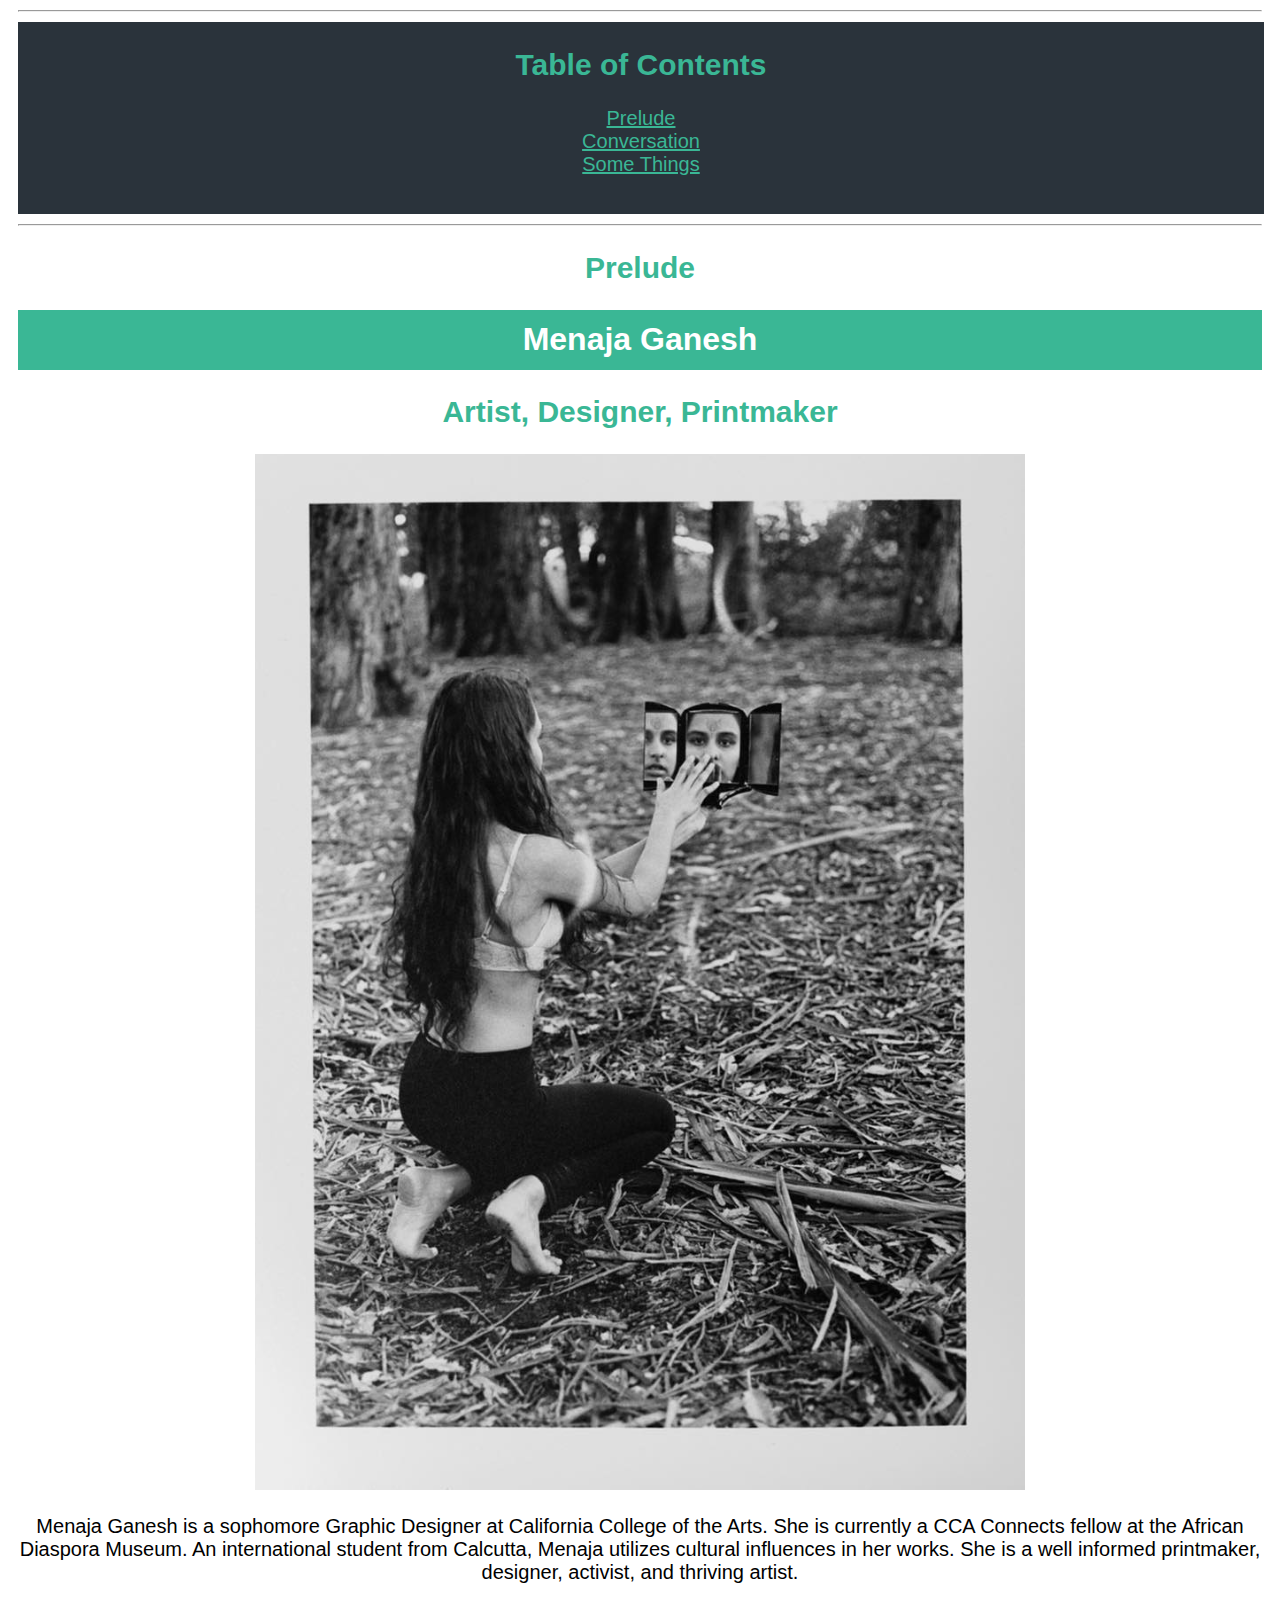
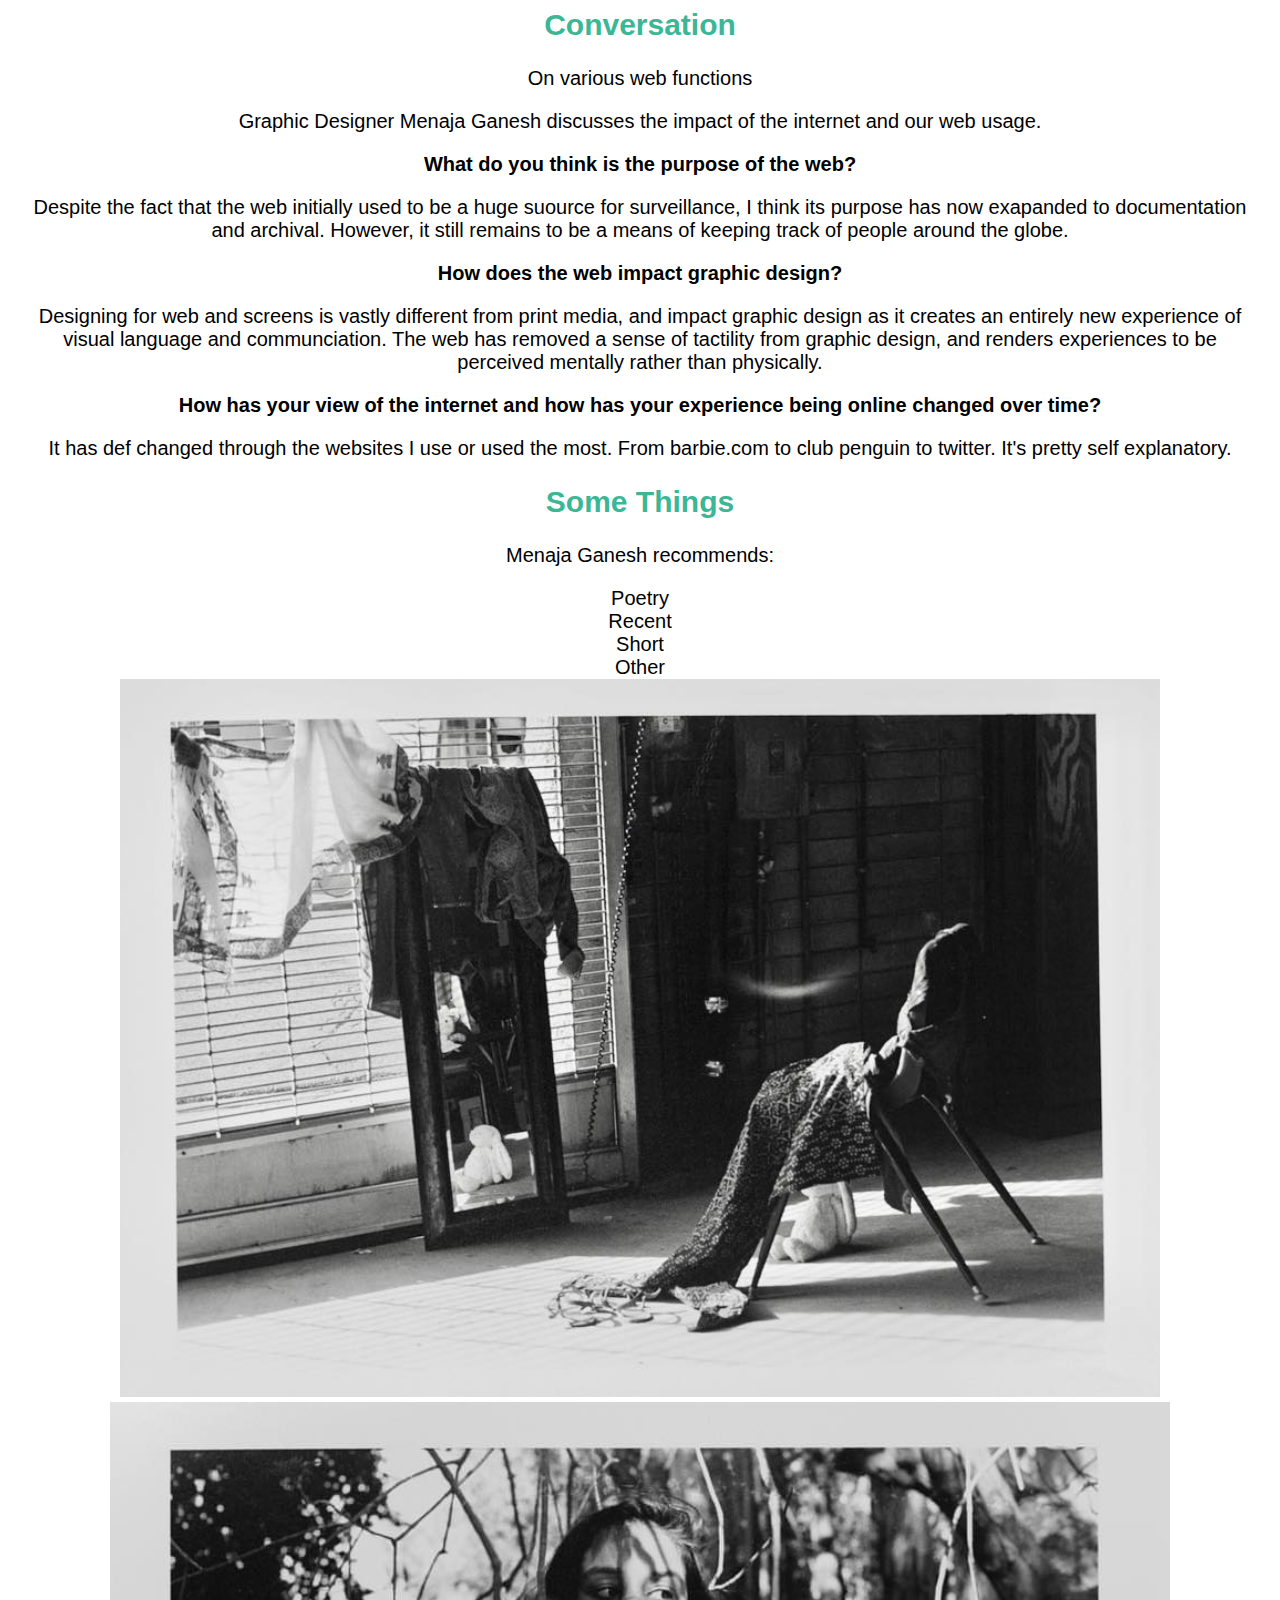
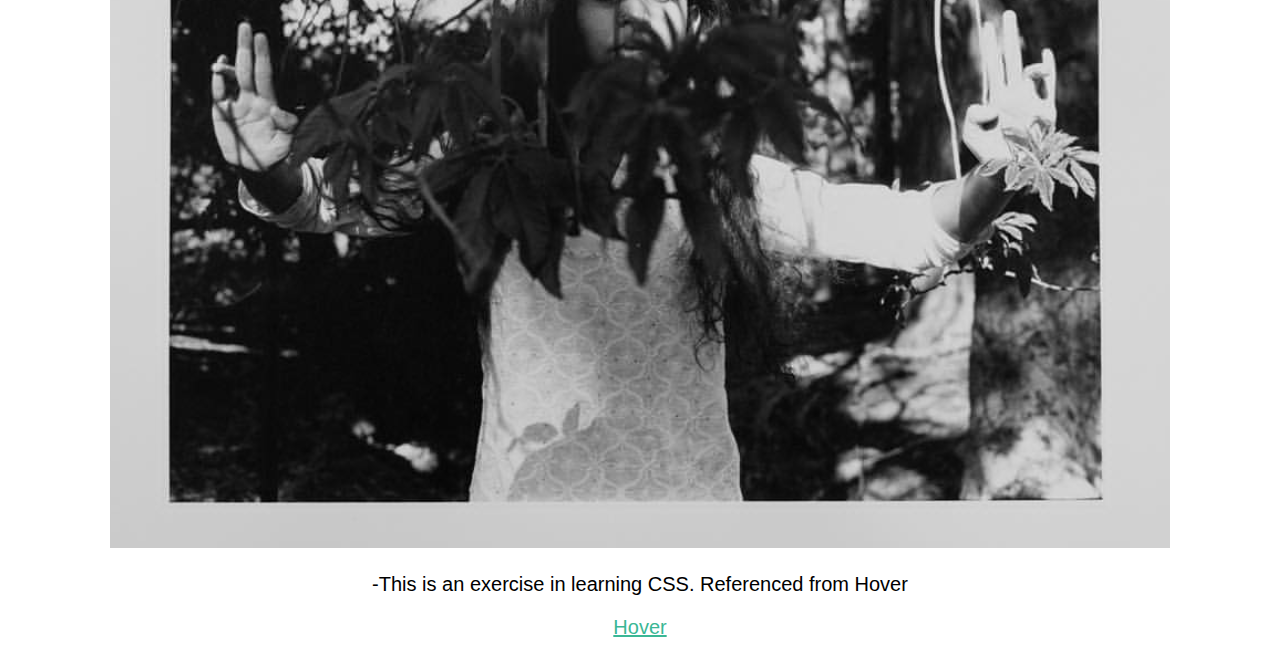
<file: interview/exercise-interview-css2.html>
<!DOCTYPE html>
<html>

  <head>
    <link rel="stylesheet" href="css/interview2.css">
      <title>Interview in CSS 2 (Copy)</title>
      <meta charset="utf-8">
  </head>
  
  <hr />
    <div id="toc">
      <h2>Table of Contents</h2>
      <ul>
        <li><a href="#prelude">Prelude</a></li>
        <li><a href="#conversation">Conversation</a></li>
        <li><a href="#reference">Some Things</a></li>
      </ul>
    </div>
    <hr />
    
  <body>  
  <div id="container">
      <h2 id="prelude">
          Prelude
        </h2>
        <h1>Menaja Ganesh</h1>
    <h2>Artist, Designer, Printmaker</h2>
    <img src="images/menajaphotography2.jpg" />
    <p>
      Menaja Ganesh is a sophomore Graphic Designer at California College of the Arts. She is currently a CCA Connects fellow at the African Diaspora Museum. An international student from Calcutta, Menaja utilizes cultural influences in her works. She is a well informed printmaker, designer, activist, and thriving artist. 
    </p>
    <!-- start of interview -->
    <h2 id="conversation">Conversation</h2>
    <p>On various web functions</p>
    <p>Graphic Designer Menaja Ganesh discusses the impact of the internet and our web usage.</p>

    <p><b>What do you think is the purpose of the web?</b></p>

    <p>Despite the fact that the web initially used to be a huge suource for surveillance, I think its purpose has now exapanded to documentation and archival. However, it still remains to be a means of keeping track of people around the globe.</p>

    <p><b>How does the web impact graphic design?</b></p>

    <p>Designing for web and screens is vastly different from print media, and impact graphic design as it creates an entirely new experience of visual language and communciation. The web has removed a sense of tactility from graphic design, and renders experiences to be perceived mentally rather than physically.</p>

    <p><b>How has your view of the internet and how has your experience being online changed over time?</b></p>

    <p>It has def changed through the websites I use or used the most. From barbie.com to club penguin to twitter. It's pretty self explanatory.</p>

    <!-- begin references -->
    <h2 id="reference">Some Things</h2>
    <p>Menaja Ganesh recommends:</p>
    <ul>
      <li>
        Poetry 
      </li>
      <li>
        Recent
      </li>
      <li>
        Short
      </li>
      <li>
        Other
      </li>
    </ul>
 <img src="images/menajaphotography1.jpg" alt="HTML5 Icon" />
 <img src="images/menajaphotography3.jpg" alt="HTML5 Icon"  />
    <p>-This is an exercise in learning CSS. Referenced from Hover</p>

    <ul>
      <li><a href="https://www.hover.com/">Hover</a>
      </li>
    </ul>
    </div>
  </body>

</html>
</file>
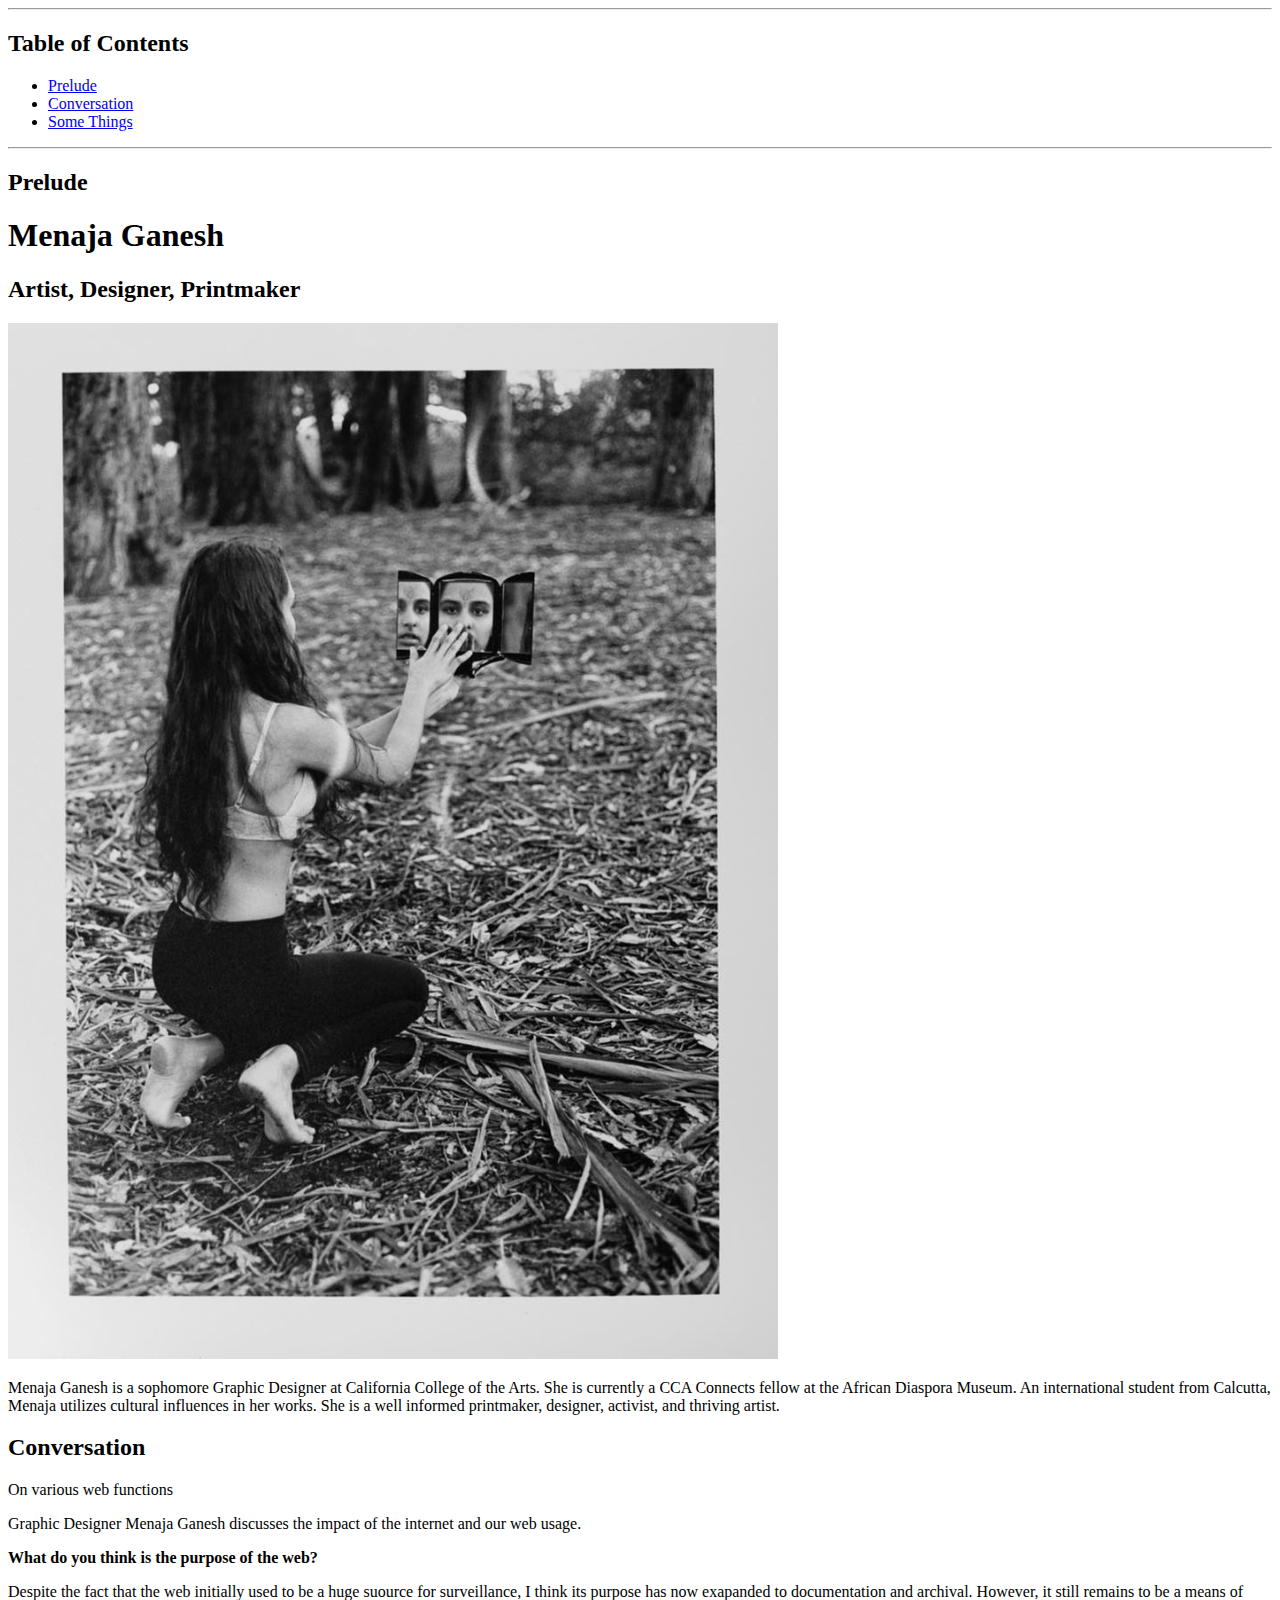
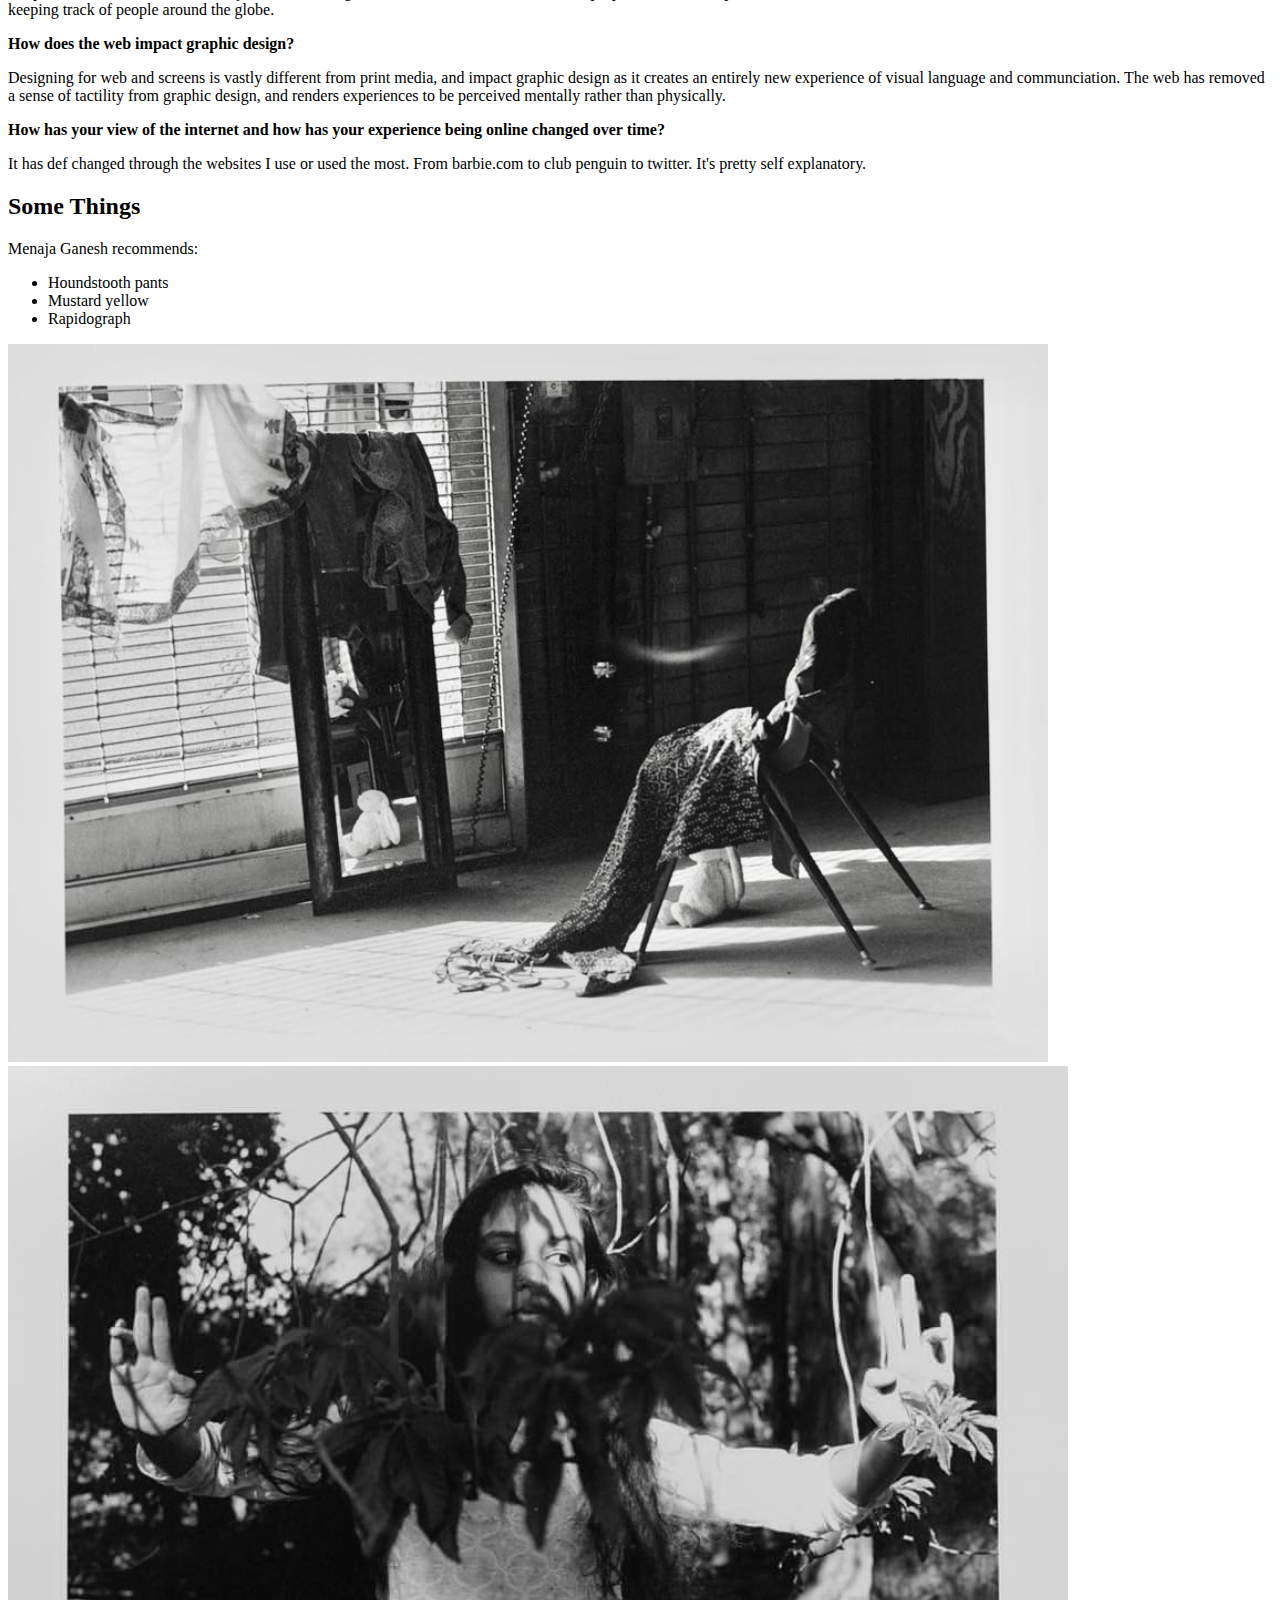
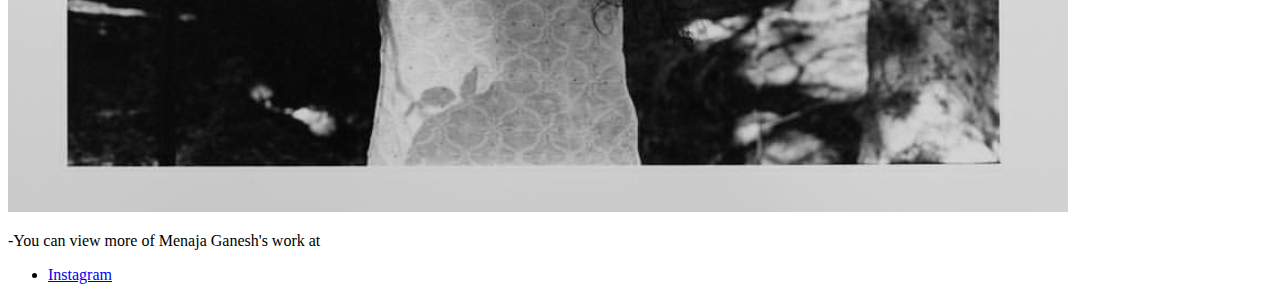
<file: interview/exercise-interview-html.html>
<!DOCTYPE html>
<html>

  <head>
      <title>Interview in HTML</title>
      <meta charset="utf-8">
  </head>
  
  <hr />
    <div id="toc">
      <h2>Table of Contents</h2>
      <ul>
        <li><a href="#prelude">Prelude</a></li>
        <li><a href="#conversation">Conversation</a></li>
        <li><a href="#reference">Some Things</a></li>
      </ul>
    </div>
    <hr />
    
  <body>  
  <div id="container">
      <h2 id="prelude">
          Prelude
        </h2>
        <h1>Menaja Ganesh</h1>
    <h2>Artist, Designer, Printmaker</h2>
    <img src="images/menajaphotography2.jpg" />
    <p>
      Menaja Ganesh is a sophomore Graphic Designer at California College of the Arts. She is currently a CCA Connects fellow at the African Diaspora Museum. An international student from Calcutta, Menaja utilizes cultural influences in her works. She is a well informed printmaker, designer, activist, and thriving artist. 
    </p>
    <!-- start of interview -->
    <h2 id="conversation">Conversation</h2>
    <p>On various web functions</p>
    <p>Graphic Designer Menaja Ganesh discusses the impact of the internet and our web usage.</p>

    <p><b>What do you think is the purpose of the web?</b></p>

    <p>Despite the fact that the web initially used to be a huge suource for surveillance, I think its purpose has now exapanded to documentation and archival. However, it still remains to be a means of keeping track of people around the globe.</p>

    <p><b>How does the web impact graphic design?</b></p>

    <p>Designing for web and screens is vastly different from print media, and impact graphic design as it creates an entirely new experience of visual language and communciation. The web has removed a sense of tactility from graphic design, and renders experiences to be perceived mentally rather than physically.</p>

    <p><b>How has your view of the internet and how has your experience being online changed over time?</b></p>

    <p>It has def changed through the websites I use or used the most. From barbie.com to club penguin to twitter. It's pretty self explanatory.</p>

    <!-- begin references -->
    <h2 id="reference">Some Things</h2>
    <p>Menaja Ganesh recommends:</p>
    <ul>
      <li>
        Houndstooth pants
      </li>
      <li>
        Mustard yellow
      </li>
      <li>
        Rapidograph
       
    </ul>
 <img src="images/menajaphotography1.jpg" alt="HTML5 Icon" />
 <img src="images/menajaphotography3.jpg" alt="HTML5 Icon"  />
    <p>-You can view more of Menaja Ganesh's work at</p>

    <ul>
      <li><a href="https://www.instagram.com/menaja.art/">Instagram</a>
      </li>
    </ul>
    </div>
  </body>

</html>
</file>
<file: css/main.css>
body {
      color: #FEF0BF;
      font-size: 22px;
      text-align: center;
    }
h1 {
  /* here I'm making the title not bold (by default headings are always bold)
     centered, larger, tighter leading, and with some bottom space or margin */ 
  font-family: Futura,Trebuchet MS,Arial,sans-serif; 
  font-weight: normal;
  text-align: left;
  line-height: 1;
  margin-bottom: 0em;
  /* here I'm making my section headers very clear with a white background.
     added some padding and removed the default bold again, and
     added some top margin */
  padding: 0.em;
  font-weight: normal;
  color: black;
  margin-top: 0em;
}
h2 {
  /* here I'm making the title not bold (by default headings are always bold)
     centered, larger, tighter leading, and with some bottom space or margin */ 
  font-family: Futura,Trebuchet MS,Arial,sans-serif; 
  font-weight: normal;
  left: 208px;
  font-size: 4em;
  line-height: 1;
  margin-bottom: 0em;
  /* here I'm making my section headers very clear with a white background.
     added some padding and removed the default bold again, and
     added some top margin */
  padding: 0em;
  font-weight: normal;
  color: black;
  margin-top: 0em;
  position: absolute;
}
h3 {
  padding: 0.5em;
  font-weight: normal;
  color: black;
  margin-top: 0em;
  font-weight:bold
}
ul{
  padding: .5em;
  font-weight: normal;
  color: black;
  margin-top: 0em;
  font-weight:thin;
  list-style-type: none;
 margin: 0;
padding: 0;

}
h4{
  padding: .5em;
  font-weight: normal;
  color: black;
  margin-top: 2em;
  font-weight:bold
}
img.profile {
  max-width: 150px;
}
a{
  color: black;
}

/* visited link */
a:visited {
  color: black;
}

/* mouse over link */
a:hover {
  color: gray;
}

/* selected link */
a:active {
  color: black;
}
body {
font-family: Arial,Helvetica Neue,Helvetica,sans-serif; 
}

body.colorful {
  background: linear-gradient(124deg, #ff2400, #e81d1d, #e8b71d, #e3e81d, #1de840, #1ddde8, #2b1de8, #dd00f3, #dd00f3);
  background-size: 1800% 1800%;
  animation: rainbow 18s ease infinite;
}

.bounce{
  animation-duration: 2s;
  animation-name: bounceIn;
}

@keyframes rainbow { 
  0%{background-position:0% 82%}
  50%{background-position:100% 19%}
  100%{background-position:0% 82%}

}

@keyframes bounceIn { 
  0%{transform:scale(.5);
    opacity: 0;}
  30%{transform: scale(.8); opacity:1;}
  60%{transform: scale(.5); opacity:1;}
  100%{transform: scale(1);}
}/*
h1 {animation-duration: 2s;
animation-name: bounceIn;}
h2 {animation-duration: 2s;
animation-name: bounceIn;}
*/
</file>
<file: alphabet/css/main.css>
* {
        /*margin: 10px;*/
}
body{
width: 100vw;
height: 100vh; 
background:transparent url(file:///Users/amandalee/Desktop/interactive1/alphabet/image/backgroundskycopy.png)
}

/*ABOUT*/
#about{
	width:100vw;
	height:100vh;
	top: 480vh;
	position:absolute;
	color:white;
	font-family:'Rosella-Deco';
	margin-left:100px;
}
h1{
	font-family:'Rosella-Deco';
	font-size: 40px;
}
h2{
	font-family:'Didot';
	font-size: 20px;
	font-weight: 100;
	color:white;
	width:40vw;
	line-height: 24pt;
}

/*CONSTELLATIONS*/
#constellations{
	width: 100vw;
	height: 100vh;
	/*background:red;*/
	z-index:4;
	position: absolute;
	top:0px;
}
#constellations div{
	width: 10vw;
	/*display: inline-block;*/
	z-index:5;
}

/*LETTERS*/
#letters{
	width: 100vw;
	height: 100vh;
	/*background:blue;*/
	position: absolute;
	top:300vh;
	margin-left: 30px;
}
#letters div {
	width: 13vw;
	display: inline-block;
}

/*NUMBERS*/
#numbers{
	width: 100vw;
	height: 50vh;
	position: absolute;
	top:410vh;
	margin-left: 30px;

	/*animation:rotate 100s infinite;*/
}
#numbers div {
	width: 13vw;
	display: inline-block;
}

/*PLANETARIUM*/
#planetarium {
	width: 100vw;
	height: 100vh;
	display: flex;
	align-items: center;
	justify-content: center;
	z-index:2;
}
#planetarium div {
	width: 6vw;
	display: inline-block;
	z-index:3;
}
#planetarium div {
	transform: scale(2);
}

/*MOUNTAINS1*/

#mountains{
top:3395px;
left:-200px;
position:absolute;
transform:scale(.7,.7);
/*background-position: absolute;
background:transparent url(file:///Users/amandalee/Desktop/interactive1/alphabet/image/mountains.png)
z-index:4;
*/}

/*MOUNTAINS2*/

#mountains2{
top:2360px;
left:520px;
position:absolute;
transform:scale(.7,.7);
/*transform:scale(.7,.7);*/
/*background-position: absolute;
background:transparent url(file:///Users/amandalee/Desktop/interactive1/alphabet/image/mountains2.png)
z-index:4;*/
}

/*ZODIAC*/

#zodiacones{
top:4460px;
left:300px;
position:absolute;
/*transform:scale(.9,.9);*/
}
/*CLOUDS*/
.clouds {
  position:absolute;
  top:0;
  left:0;
  right:0;
  bottom:0;
  width:100vw;
  height:80vh;
  display:block;
  transform:scale(1,1.5);
}
.clouds{
    background:transparent url(file:///Users/amandalee/Desktop/interactive1/alphabet/image/newsky.png) repeat top center;
    z-index:1;

  -moz-animation:move-clouds-back 100s linear infinite;
  -ms-animation:move-clouds-back 100s linear infinite;
  -o-animation:move-clouds-back 100s linear infinite;
  -webkit-animation:move-clouds-back 100s linear infinite;
  animation:move-clouds-back 100s linear infinite;
}
@keyframes move-clouds-back {
    from {background-position:0 0;}
    to {background-position:10000px 0;}
}
@-webkit-keyframes move-clouds-back {
    from {background-position:0 0;}
    to {background-position:10000px 0;}
}
@-moz-keyframes move-clouds-back {
    from {background-position:0 0;}
    to {background-position:10000px 0;}
}
@-ms-keyframes move-clouds-back {
    from {background-position: 0;}
    to {background-position:10000px 0;}
}

/*HOVER*/
svg:hover path {
    fill: #FEF6BF;
    transform:scale(1.2,1.2);
        transition: all ease 0.5s;
    /*filter:drop-shadow(20px 5px 20px rgba(255, 0, 0, 1));*/
    /*transform:rotate(10deg);*/
}
svg:hover circle {
    fill:  #FEF6BF;
    transform:scale(1.2,1.2);
    transition: all ease 0.5s;
    /*transform:rotate(10deg);*/
}
svg * {
    transition: all 0s;    
}
svg:hover polygon {
    fill:  #FEF6BF;
    transform:scale(1.2,1.2);
    transition: all ease 0.5s;
    /*transform:rotate(10deg);*/
}
svg:hover rect {
    fill:  #FEF6BF;
    transform:scale(1.2,1.2);
    transition: all ease 0.5s;

    /*transform:rotate(10deg);*/
}
svg:hover line {
    fill:  #FEF6BF;
    transform:scale(1.2,1.2);
    transition: all ease 0.5s;
    /*transform:rotate(10deg);
}*/
}

/*CONSTELLATIONS*/
#y2{
position: relative;
top: 10px;
left: 350px;
transform: rotate(70deg);
}
#u2{
position: relative;
top: 600px;
left: 10px;	
transform: rotate(30deg);
}
#n2{
position: relative;
top: 260px;
left: 400px;	
}
#l2{
position: relative;
top: 200px;
left: 800px;
transform: rotate(-120deg);
}
#b2{
position: relative;
top: -130px;
left: 1400px;	
transform: rotate(-70deg);
}
#d2{
position: relative;
top: -710px;
left: 1400px;	
transform: rotate(-70deg);
}
#f2{
position: relative;
top: -1400px;
left: 10px;
transform: rotate(-70deg);	
}
#m2{
position: relative;
top: -900px;
left: 900px;
transform: rotate(210deg);	
}
#x2{
position: relative;
top: -750px;
left: 10px;
transform: rotate(-40deg);
}
#i2{
position: relative;
top: -590px;
left: 1200px;
transform: rotate(-60deg);	
}

/*CHART*/
#chart{
    background:transparent url(file:///Users/amandalee/Desktop/interactive1/alphabet/image/chart.png);
    width: 97vw;
	height: 167.8vh;
	left:10px;
	position: relative;
	top:90px;
	left:19px;
	z-index:3;
}

/*FIRST ZODIAC SET*/
#sentence1{
	width: 100vw;
	height: 168vh;
	position: absolute;
	top:110vh;
	/*background:red;*/
	animation:rotate 100s infinite;

}

@keyframes rotate {
	0% {transform:rotate(0deg);}
	100% {transform:rotate(360deg);}
}


@keyframes rotate2 {
	0% {transform:rotate(360deg);}
	100% {transform:rotate(0deg);}
}

#sentence1 div {
	width: 10vw;
	display: inline-block;

}

/*GEMINI*/
#g4{
position: relative;
top: 1085px;
left: 200px;
transform: rotate(-103deg);
}
#e4{
position: relative;
top: 968px;
left: -15px;
transform: rotate(-129deg);	
}
#m4{
position: relative;
top: 848px;
left: -234px;	
transform: rotate(-104deg);
}
#i4{
position: relative;
top: 758px;
left: -406px;
transform: rotate(97deg);
}
#n4{
position: relative;
top: 640px;
left: -586px;
transform: rotate(-80deg);
}
#ii4{
position: relative;
top: 581px;
left: -718px;
transform: rotate(118deg);
}

/*PISCES*/
#p5{
position: relative;
top: 239px;
left: 75px;
transform: rotate(42deg);
}
#i5{
position: relative;
top: 299px;
left: -14px;
transform: rotate(42deg);
}
#s5{
position: relative;
top: 366px;
left: -133px;
transform: rotate(50deg);
}
#c5{
position: relative;
top: 285px;
left: 1303px;
transform: rotate(66deg);
}
#e5{
position: relative;
top: 383px;
left: 1169px;
transform: rotate(47deg);
}
#ss5{
position: relative;
top: 499px;
left: 1022px;
transform: rotate(88deg);
}

/*ARIES*/
#a6{
position: relative;
top: 676px;
left: 859px;
transform: rotate(120deg);
}
#r6{
position: relative;
top: 800px;
left: 628px;
transform: rotate(128deg);
}
#i6{
position: relative;
top: 913px;
left: 413px;
transform: rotate(125deg);
}
#e6{
position: relative;
top: 1003px;
left: 175px;
transform: rotate(140deg);
}
#s6{
position: relative;
top: 1084px;
left: -95px;
transform: rotate(170deg);
}

/*AQUARIUS*/
#a7{
position: relative;
top: 242px;
left: -1159px;
transform: rotate(-40deg);
}#q7{
position: relative;
top: -16px;
left: 303px;
transform: rotate(-51deg);
}
#u7{
position: relative;
top: -101px;
left: 207px;
transform: rotate(-40deg);
}
#aa7{
position: relative;
top: -157px;
left: 149px;
transform: rotate(-38deg);	
}
#r7{
position: relative;
top: -203px;
left: 109px;	
transform: rotate(-21deg);
}
#i7{
position: relative;
top: -218px;
left: 38px;
transform: rotate(-10deg);
}
#uu7{
position: relative;
top: -227px;
left: -24px;
transform: rotate(-10deg);
}
#s7{
position: relative;
top:-194px;
left: -76px;
transform: rotate(20deg);
}

/*TAURUS*/
#t8{
position: relative;
top: 1017px;
left: -298px;
transform: rotate(159deg);
}
#a8{
position: relative;
top: 1037px;
left: -576px;
transform: rotate(182deg);
}
#u8{
position: relative;
top: 884px;
left: 670px;
transform: rotate(184deg);
}
#r8{
position: relative;
top: 833px;
left: 378px;
transform: rotate(204deg);
}
#uu8{
position: relative;
top: 791px;
left: 95px;
transform: rotate(204deg);
}#s8{
position: relative;
top: 708px;
left: -159px;
transform: rotate(231deg);
}

/*SECOND ZODIAC SET*/
#sentence2{
	width: 100vw;
	height: 168vh;
	position: absolute;
	top:110vh;
	animation:rotate2 100s infinite;

	/*background-color: red;*/
}
#sentence2 div {
	width: 10vw;
	display: inline-block;


}

/*CANCER*/
#c9{
position: relative;
top: 393px;
left: 808px;
transform: rotate(-11deg);
}
#a9{
position: relative;
top: 437px;
left: 752px;
transform: rotate(36deg);
}
#n9{
position: relative;
top: 496px;
left: 698px;
transform: rotate(34deg);
}
#cc9{
position: relative;
top: 597px;
left: 561px;
transform: rotate(59deg);
}
#e9{
position: relative;
top: 689px;
left: 409px;
transform: rotate(64deg);
}
#r9{
position: relative;
top: 798px;
left: 232px;
transform: rotate(96deg);
}
/*LEO*/
#l10{
position: relative;
top: 935px;
left: 27px;
transform: rotate(122deg);
}
#e10{
position: relative;
top: 993px;
left: -222px;
transform: rotate(106deg);
}
#o10{
position: relative;
top: 1047px;
left: -492px;
transform: rotate(-14deg);
}
/*VIRGO*/
#v11{
position: relative;
top: 914px;
left: 730px;
transform: rotate(188deg);
}
#i11{
position: relative;
top: 890px;
left: 467px;
transform: rotate(36deg);
}
#r11{
position: relative;
top: 811px;
left: 180px;
transform: rotate(226deg);
}
#g11{
position: relative;
top: 745px;
left: -71px;
transform: rotate(248deg);
}
#o11{
position: relative;
top: 623px;
left: -270px;
transform: rotate(81deg);
}
/*LIBRA*/
#l12{
position: relative;
top: 480px;
left: -481px;
transform: rotate(-78deg);
}
#i12{
position: relative;
top: 415px;
left: -602px;
transform: rotate(120deg);
}
#b12{
position: relative;
top: 330px;
left: -712px;
transform: rotate(-44deg);
}
#r12{
position: relative;
top: 264px;
left: -785px;
transform: rotate(-38deg);
}
#a12{
position: relative;
top: 60px;
left: 662px;
transform: rotate(-4deg);
}
</file>
<file: grid-exercise/css/grid-exercise.css>
body {background-color: coral;
}

.grid-container {
  display: grid;
  grid-template-columns: auto auto auto ;
  grid-auto-rows: 100px;
  grid-gap: 20px 40px;
  /*grid-template-rows: 200px 300px 200px;
  grid-gap: 20px 20px;*/
}

.grid-item {
  background-color: lightblue;
  border: 1px solid black;
}

#item-1 {
  background: orange;
  grid-column-start: 2;
  grid-column-end: 4;
  grid-row-start: 2;
  grid-row-end: 4;       
}
</file>
<file: multiples/css/main.css>
* {
    margin: 0px;
    padding: 0px;
    box-sizing: border-box;
}
body { background: pink;
    
}
#desktop {
    display: inline;
    color: white;
    
}
img{width:100%;
height:50%
margin-top:0px;}

#tablet,
#mobile,
#print {
    display: none;
}
/* tablet */
@media (min-width: 670px) and (max-width: 1024px) {
    body { background: pink;
       
    }
    #tablet {
        display: inline;
        color: white;
    }
    #desktop,
    #mobile,
    #print {
        display: none;
    }
}
/* mobile */
@media (max-width: 670px) {
    body { background: pink;
      
    }
    #mobile {
        display: inline;
        color: black;
    }
    #desktop,
    #tablet,
    #print {
        display: none;
    }
}
/* print */
@media print {
    body {
        background: white;
    }
    #print {
        display: block;
        color: black;
    }
    #desktop,
    #tablet,
    #mobile {
        display: none;
    }
}
</file>
<file: sensory/css/main.css>
body {
	background: black;
}
h1{
color:white;
opacity: 1;
font-size:100px;
font-family: Bodoni MT,Didot,Didot LT STD,Hoefler Text,Garamond,Times New Roman,serif; 
}
h2{
color:white;
opacity: 1;
font-size:60px;
font-family: Bodoni MT,Didot,Didot LT STD,Hoefler Text,Garamond,Times New Roman,serif; 
}
h3{
color:white;
opacity: 1;
font-size:40px;
font-family: Bodoni MT,Didot,Didot LT STD,Hoefler Text,Garamond,Times New Roman,serif; 
}
p{
  color:white;
  opacity:0;
  font-family: Bodoni MT,Didot,Didot LT STD,Hoefler Text,Garamond,Times New Roman,serif; 
  text-align: center;
  font-size: 20px;
}
.parent{
	position:relative;
	top:0;
	left:0;
}
.image1 {
  position: absolute ;
  top: 0;
  left: 0;
  height:900px;
  opacity: 0;
  
}
.image2 {
  position: absolute;
  top: 0;
  left: 0;
  height:900px;
  opacity: 0;
  
}
.image3 {
  position: absolute;
  top: 0;
  left: 0;
  height:900px;
  opacity: 0;
}
.image4 {
  position: absolute;
  top: 0;
  left: 0;
  height:900px;
  opacity: 0;
}
.image5 {
  position: absolute;
  top: 0;
  left: 0;
  height:900px;
  opacity: 0;
}
.image1move {
	opacity: .1;
	filter: blur (20px);
	/*transform: translateX(-100px);*/
	transition: all 0 ease;
	top: 0;
    left: 400px;
}
.image2move {
	opacity: .1;
	filter: blur (10px);
	/*transform: translateX(100px);*/
	transition: all 0 ease;
	top: 0;
    left: 300px;
}
.image3move {
	opacity: .1;
	filter: blur (10px);
	/*transform: translateX(100px);*/
	transition: all 0 ease;
	top: 0;
    left: 500px;
}
.image4move {
  opacity: .1;
  filter: blur (10px);
  /*transform: translateX(100px);*/
  transition: all 0 ease;
  top: 0;
    left: 350px;
}
.image5move {
  opacity: .1;
  filter: blur (10px);
  /*transform: translateX(100px);*/
  transition: all 0 ease;
  top: 0;
    left: 400px;
}
.show{
	opacity: 1;
	transition: all 4s ease;
	transition-delay: 0s;
}

.centered {
  position: absolute;
  top: 50%;
  left: 50%;
  transform: translate(-50%, -50%);
}

.appear{
  opacity: 0;
  transition: all 4s ease;
  transition-delay: 0s;
}

.disappear{
  opacity: 1;
  transition: all 2s ease;
  transition-delay: 5s;
}
/*.fadeout{
  opacity: 0;
  transition: all 2s ease;
  transition-delay: 6s;
}
.fadingout{
  opacity: 0;
  transition: all 2s ease;
  transition-delay: 9s;
}
*/
</file>
<file: time/css/main.css>
body {background-image: url("images/background-01.jpg")
}

.grid-container {
  display: grid;
  /*grid-template-columns: auto auto auto auto auto auto auto auto;*/
  grid-template-columns: repeat(8, 1fr);

  grid-auto-rows: 150px
}

.grid-item {
  position:relative;
}

#item-1 {
  background: beige;
  grid-column-start: 1;
  grid-column-end: 4;
  grid-row-start: 1;
  grid-row-end:  3 ;  
}
.name {
 font-family: helvetica,sans-serif; 
  font-weight: bold;
  text-align: left; 
  font-size: 80px;
  margin-top: 20px;
  margin-left: 60px; 
  position:absolute;   
}

img{
	width: 150px;
	height: auto;
}

.grid-item {
  transform-origin: top left;
  transition: all 400ms ease;  
}

.active {
  transform: scale(1.1) rotate(-25deg);
}

.active2{
  transform: scale(1.1) rotate(25deg);
}
/* hiding and showing */

/* 
this css is for your hidden window(s)
by default it's hidden, but adding a class
'show' will make it visible
*/

#hidden-window-a {
  position: absolute;
  top: 240px;
  left: 120px;
  width: 100px;
  height: 100px;
  display: none;
}
#hidden-window-a img{
  width:400px;
  height: auto;
}
#hidden-window-a.show {
  display: block;  
}


#hidden-window-b {
  position: absolute;
  top: 240px;
  left: 420px;
  width: 100px;
  height: 100px;
  display: none;
}
#hidden-window-b img{
  width:400px;
  height: auto;
}
#hidden-window-b.show {
  display: block;  
}


#hidden-window-c {
  position: absolute;
  top: 140px;
  left: 620px;
  width: 100px;
  height: 100px;
  display: none;
}
#hidden-window-c img{
  width:400px;
  height: auto;
}
#hidden-window-c.show {
  display: block;  
}


#hidden-window-club {
  position: absolute;
  top: 140px;
  left: 1000px;
  width: 100px;
  height: 100px;
  display: none;
}
#hidden-window-club img{
  width:400px;
  height: auto;
}
#hidden-window-club.show {
  display: block;  
}


#hidden-window-d {
  position: absolute;
  top: 320px;
  left: 620px;
  width: 100px;
  height: 100px;
  display: none;
}
#hidden-window-d img{
  width:400px;
  height: auto;
}
#hidden-window-d.show {
  display: block;  
}


#hidden-window-e {
  position: absolute;
  top: 320px;
  left: 900px;
  width: 100px;
  height: 100px;
  display: none;
}
#hidden-window-e img{
  width:700px;
  height: auto;
}
#hidden-window-e.show {
  display: block;  
}


#hidden-window-f {
  position: absolute;
  top: 220px;
  left: 1000px;
  width: 100px;
  height: 100px;
  display: none;
}
#hidden-window-f img{
  width:400px;
  height: auto;
}
#hidden-window-f.show {
  display: block;  
}

#hidden-window-g {
  position: absolute;
  top: 320px;
  left: 620px;
  width: 100px;
  height: 100px;
  display: none;
}
#hidden-window-g img{
  width:400px;
  height: auto;
}
#hidden-window-g.show {
  display: block;  
}


#hidden-window-h {
  position: absolute;
  top: 120px;
  left: 1000px;
  width: 100px;
  height: 100px;
  display: none;
}
#hidden-window-h img{
  width:400px;
  height: auto;
}
#hidden-window-h.show {
  display: block;  
}


#hidden-window-i {
  position: absolute;
  top: 120px;
  left: 600px;
  width: 100px;
  height: 100px;
  display: none;
}
#hidden-window-i img{
  width:400px;
  height: auto;
}
#hidden-window-i.show {
  display: block;  
}


#hidden-window-j {
  position: absolute;
  top: 120px;
  left: 450px;
  width: 100px;
  height: 100px;
  display: none;
}
#hidden-window-j img{
  width:400px;
  height: auto;
}
#hidden-window-j.show {
  display: block;  
}


#hidden-window-k {
  position: absolute;
  top: 150px;
  left: 800px;
  width: 100px;
  height: 100px;
  display: none;
}
#hidden-window-k img{
  width:400px;
  height: auto;
}
#hidden-window-k.show {
  display: block;  
}

#hidden-window-l {
  position: absolute;
  top: 270px;
  left: 1200px;
  width: 100px;
  height: 100px;
  display: none;
}
#hidden-window-l img{
  width:400px;
  height: auto;
}
#hidden-window-l.show {
  display: block;  
}


#hidden-window-m {
  position: absolute;
  top: 180px;
  left: 600px;
  width: 100px;
  height: 100px;
  display: none;
}
#hidden-window-m img{
  width:400px;
  height: auto;
}
#hidden-window-m.show {
  display: block;  
}


#hidden-window-n {
  position: absolute;
  top: 370px;
  left: 1000px;
  width: 100px;
  height: 100px;
  display: none;
}
#hidden-window-n img{
  width:400px;
  height: auto;
}
#hidden-window-n.show {
  display: block;  
}


#hidden-window-o {
  position: absolute;
  top: 100px;
  left: 900px;
  width: 100px;
  height: 100px;
  display: none;
}
#hidden-window-o img{
  width:400px;
  height: auto;
}
#hidden-window-o.show {
  display: block;  
}


#hidden-window-p {
  position: absolute;
  top: 150px;
  left: 500px;
  width: 100px;
  height: 100px;
  display: none;
}
#hidden-window-p img{
  width:400px;
  height: auto;
}
#hidden-window-p.show {
  display: block;  
}


#hidden-window-q {
  position: absolute;
  top: 150px;
  left: 450px;
  width: 100px;
  height: 100px;
  display: none;
}
#hidden-window-q img{
  width:500px;
  height: auto;
}
#hidden-window-q.show {
  display: block;  
}


#hidden-window-r {
  position: absolute;
  top: 300px;
  left: 800px;
  width: 100px;
  height: 100px;
  display: none;
}
#hidden-window-r img{
  width:500px;
  height: auto;
}
#hidden-window-r.show {
  display: block;  
}


#hidden-window-s {
  position: absolute;
  top: 90px;
  left: 1100px;
  width: 100px;
  height: 100px;
  display: none;
}
#hidden-window-s img{
  width:400px;
  height: auto;
}
#hidden-window-s.show {
  display: block;  
}


#hidden-window-t {
  position: absolute;
  top: 200px;
  left: 450px;
  width: 100px;
  height: 100px;
  display: none;
}
#hidden-window-t img{
  width:600px;
  height: auto;
}
#hidden-window-t.show {
  display: block;  
}


#hidden-window-u {
  position: absolute;
  top: 250px;
  left: 800px;
  width: 100px;
  height: 100px;
  display: none;
}
#hidden-window-u img{
  width:600px;
  height: auto;
}
#hidden-window-u.show {
  display: block;  
}


#hidden-window-v {
  position: absolute;
  top: 250px;
  left: 450px;
  width: 100px;
  height: 100px;
  display: none;
}
#hidden-window-v img{
  width:400px;
  height: auto;
}
#hidden-window-v.show {
  display: block;  
}


#hidden-window-w {
  position: absolute;
  top: 220px;
  left: 650px;
  width: 100px;
  height: 100px;
  display: none;
}
#hidden-window-w img{
  width:400px;
  height: auto;
}
#hidden-window-w.show {
  display: block;  
}


#hidden-window-x {
  position: absolute;
  top: 300px;
  left: 350px;
  width: 100px;
  height: 100px;
  display: none;
}
#hidden-window-x img{
  width:600px;
  height: auto;
}
#hidden-window-x.show {
  display: block;  
}


#hidden-window-y {
  position: absolute;
  top: 300px;
  left: 500px;
  width: 100px;
  height: 100px;
  display: none;
}
#hidden-window-y img{
  width:500px;
  height: auto;
}
#hidden-window-y.show {
  display: block;  
}


#hidden-window-z {
  position: absolute;
  top: 250px;
  left: 1000px;
  width: 100px;
  height: 100px;
  display: none;
}
#hidden-window-z img{
  width:400px;
  height: auto;
}
#hidden-window-z.show {
  display: block;  
}


#hidden-window-information {
  position: absolute;
  top: 350px;
  left: 410px;
  width: 100px;
  height: 100px;
  display: none;
}
#hidden-window-information img{
  width: 900px;
  height: auto;
}
#hidden-window-information.show {
  display: block;  
}
</file>
<file: flags/css/custom.css>
* {
        margin: 0px; padding: 0px;
}

/* make the background of the page black */
body{
display: flex;
width: 100%;
height: 100vh;
justify-content: center;
align-items: center;
background: #FEBDAD;
}

/* flag canvas */
#canvas {
        width: 500px;
        height: 300px;
        position: absolute;
        background: #D7F0FE;
}
 #octagon {
      width: 300px;
      height: 300px;
      background: #FEF242;
      position: relative;
      top: -849px;
      left: 88px;
      -webkit-clip-path: polygon(32% 18%, 66% 12%, 91% 30%, 88% 60%, 64% 84%, 28% 88%, 5% 70%, 10% 39%);
clip-path: polygon(32% 18%, 66% 12%, 91% 30%, 88% 60%, 64% 84%, 28% 88%, 5% 70%, 10% 39%);
    }
#octagon-2 {
      width: 300px;
      height: 300px;
      background: #FECE49;
      position: relative;
      top:  -1132px;
      left: 86px;
      -webkit-clip-path: polygon(20% 70%, 41% 76%, 61% 73%, 86% 56%, 64% 84%, 28% 88%, 5% 70%, 10% 39%);
clip-path: polygon(20% 70%, 41% 76%, 61% 73%, 86% 56%, 64% 84%, 28% 88%, 5% 70%, 10% 39%);
    }
#octagon-3 {
      width: 300px;
      height: 300px;
      background: #FEFABE;
      position: relative;
      top:  -1440px;
      left: 96px;
     -webkit-clip-path: polygon(33% 19%, 57% 15%, 75% 24%, 59% 22%, 35% 26%, 19% 32%);
clip-path: polygon(33% 19%, 57% 15%, 75% 24%, 59% 22%, 35% 26%, 19% 32%);
 }
 #octagon-4 {
      width: 260px;
      height: 260px;
      background: #649830;
      position: relative;
      top: -300px;
      left: 246px;
     -webkit-clip-path: polygon(33% 16%, 49% 23%, 61% 35%, 70% 49%, 73% 66%, 54% 58%, 43% 46%, 35% 31%);
clip-path: polygon(33% 16%, 49% 23%, 61% 35%, 70% 49%, 73% 66%, 54% 58%, 43% 46%, 35% 31%);
}
#octagon-5 {
      width: 280px;
      height: 280px;
      background: #A4C66A;
      position: relative;
      top:  -588px;
      left: 267px;
     -webkit-clip-path: polygon(23% 25%, 39% 23%, 53% 26%, 65% 33%, 75% 45%, 60% 47%, 45% 43%, 32% 36%);
clip-path: polygon(23% 25%, 39% 23%, 53% 26%, 65% 33%, 75% 45%, 60% 47%, 45% 43%, 32% 36%);
}
#parallelogram {
      width: 350px;
      height: 300px;
      transform: skew(10deg);
      background: #87560B;
      position: relative;
      top: -5px;
    left: 77px;
      -webkit-clip-path: polygon(81% 8%, 85% 8%, 73% 23%, 68% 24%);
    }
    
/*#canvas:hover { 
        background: #FE9545 ;
        transition: all 1s ease-in-out 1s;
    animation-iteration-count: infinite;
      }*/

@keyframes background {
  0%    { background: #D7F0FE; }
  50%   { background: #9CDAFE; }
  100%  { background: #D7F0FE; }
}
#canvas { 
  animation: background 2000ms alternate infinite;
}
</file>
<file: flags/css/national.css>
/* make the background of the page black */
body{
display: flex;
width: 100%;
height: 100vh;
justify-content: center;
align-items: center;
background: #FE4E4E;
}


* {
        margin: 0px; padding: 0px;

}

/* flag canvas */
#canvas {
        width: 500px;
        height: 300px;
        position: absolute;
        background: yellow;
}

/* shapes */

#rectangle{
        width: 500px;
        height: 15px;
        background: red;
        /* position the circle in the center of the flag */
        position: absolute;
        top: 135px;
        left: 0px;
}
#rectangle-2{
        width: 500px;
        height: 15px;
        background: red;
        /* position the circle in the center of the flag */
        position: absolute;
        top: 100px;
        left: 0px;
}
#rectangle-3{
        width: 500px;
        height: 15px;
        background: red;
        /* position the circle in the center of the flag */
        position: absolute;
        top: 170px;
        left: 0px;
}
</file>
<file: interview/css/interview1.css>
body {
      background:white;
      /* The above is called a hex code.
         There are two other ways to do colors in CSS: rgb and common names
         Find "Digital Color Meter" on your computer to explore more */
      color: white;
      font-size: 22px;
    }
    #toc {
  position: fixed;
  top: .1em;
  left: .1em;
  /* a background color might help it be differentiated from the rest */
  /* that means you'll have to change the color of the text */
  color: black	;
  /* some padding might make it look better */
  padding: 1em;
  /* maybe making the font size here smaller will help too */
  font-size: 0.7em;
  }

#toc a {
  color: black;
  text-decoration: none;
}

#toc a:hover {
  color: black;
}

img.resize {
  max-width:50%;
  max-height:50%;
}



h1 {
  /* here I'm making the title not bold (by default headings are always bold)
     centered, larger, tighter leading, and with some bottom space or margin */ 
  font-family: Futura,Trebuchet MS,Arial,sans-serif; 
  font-weight: normal;
  text-align: center;
  font-size: 4em;
  line-height: 1.1;
  margin-bottom: .4em;
  color: black;
}

h2 {
  /* here I'm making my section headers very clear with a white background.
     added some padding and removed the default bold again, and
     added some top margin */
  padding: 1em;
  font-weight: normal;
  color: black;
  text-transform: uppercase;
  margin-bottom: .2em;
}

p{
      margin-bottom: 20px;
      color: black;
}
img.profile {
  max-width: 150px;

}
li{
  color: black;
}

    #container {
      max-width: 650px;
      margin: 0 auto
      /* I put "max-width" rather than "width" because
         if the screen width is less than 650px, it will shrink accordingly. */
    }
/* unvisited link */
a{
	color:black;
}
a:link {
  color: black;
}
/* mouse over link */
a:hover {
  color: black;
/* selected link */

}
body {
font-family: Futura,Trebuchet MS,Arial,sans-serif;
</file>
<file: interview/css/interview2.css>
body{
 background:#fff;
 font-size: 20px;
 text-align: center;
 padding-left: 10px;
 padding-right: 10px;
 font-family: "Open Sans";

}
  h1{ 
  	border: 2px solid #3ab795;
  	    padding: 9px 20px 10px;
  	    font-size: 32px;
  	    font-weight:600;
  	    background-color: #3ab795 ;
  	    color:#fff;
  	   } 
h2{
    color: #3ab795;
}

h3{
	    color: #3ab795;
}

#toc{
    background: #2a333b;
    color: #fff;
    width: 100%;
    height: 190px;
    padding: 1px 1px;
    text-align: center;
}
/* unvisited link */
a{
	color:#3ab795;
}
a:link {
  color: #3ab795;
}
/* mouse over link */
a:hover {
  color: #3ab795;
/* selected link */
}
ul {
  list-style-type: none;
  padding: 0;
  margin: 0;
}

body {
font-family: Arial,Helvetica Neue,Helvetica,sans-serif;
</file>
<file: mickey/css/main.css>
/* reset styles */
* { margin: 0px; padding: 0px; }

/* make the background of the page black */
body { background: black;}

/* mickey canvas */
#canvas {
  width: 400px;
  height: 600px;
  position: relative;
  background: white;
}

/* shapes */
/* make all divs inside of #canvas a circle */
#canvas div{
  border-radius: 200px;
  position: absolute;
  transition: all 1000ms ease;
}

#canvas:hover div{
  top: 200px;
  left: 120px;
  background: pink;

}
/* 
adjust the top and left 
properties of the elements
to position them 
*/

#ear-1 {
  width: 100px;
  height: 100px;
  background: black;
  top: 92px;
  left: 42px;
}

#ear-2 {
  width: 100px;
  height: 100px;
  background: black;
  top: 38px;
  left: 166px;
}

#head {
  width: 140px;
  height: 140px;
  background: beige;
  top: 120px;
  left: 130px;
}

#eye-1 {
  width: 25px;
  height: 25px;
  background: black;
  top: 172px;
  left: 170px;  
}

#eye-2 {
  width: 25px;
  height: 25px;
  background: black;
  top: 152px;
  left: 234px;  
}

#nose {
  width: 45px;
  height: 45px;
  background: black;
  top: 177px;
  left: 249px; 
}

#mouth {
  width: 35px;
  height: 35px;
  background: red;
  top: 225px;
  left: 203px; 
}

#body {
  width: 160px;
  height: 160px;
  background: red;
  top: 260px;
  left: 152px;
}

#button-1 {
  width: 32px;
  height: 32px;
  background: black;
  top: 312px;
  left: 199px;
}

#button-2 {
  width: 32px;
  height: 32px;
  background: black;
  top: 306px;
  left: 266px;
}

#foot-1 {
  width: 150px;
  height: 150px;
  background: yellow;
  bottom: 0px;
  right: 190px; 
}

#foot-2 {
  width: 150px;
  height: 150px;
  background: yellow;
  bottom: 25px;
  right: 20px; 
}
</file>
